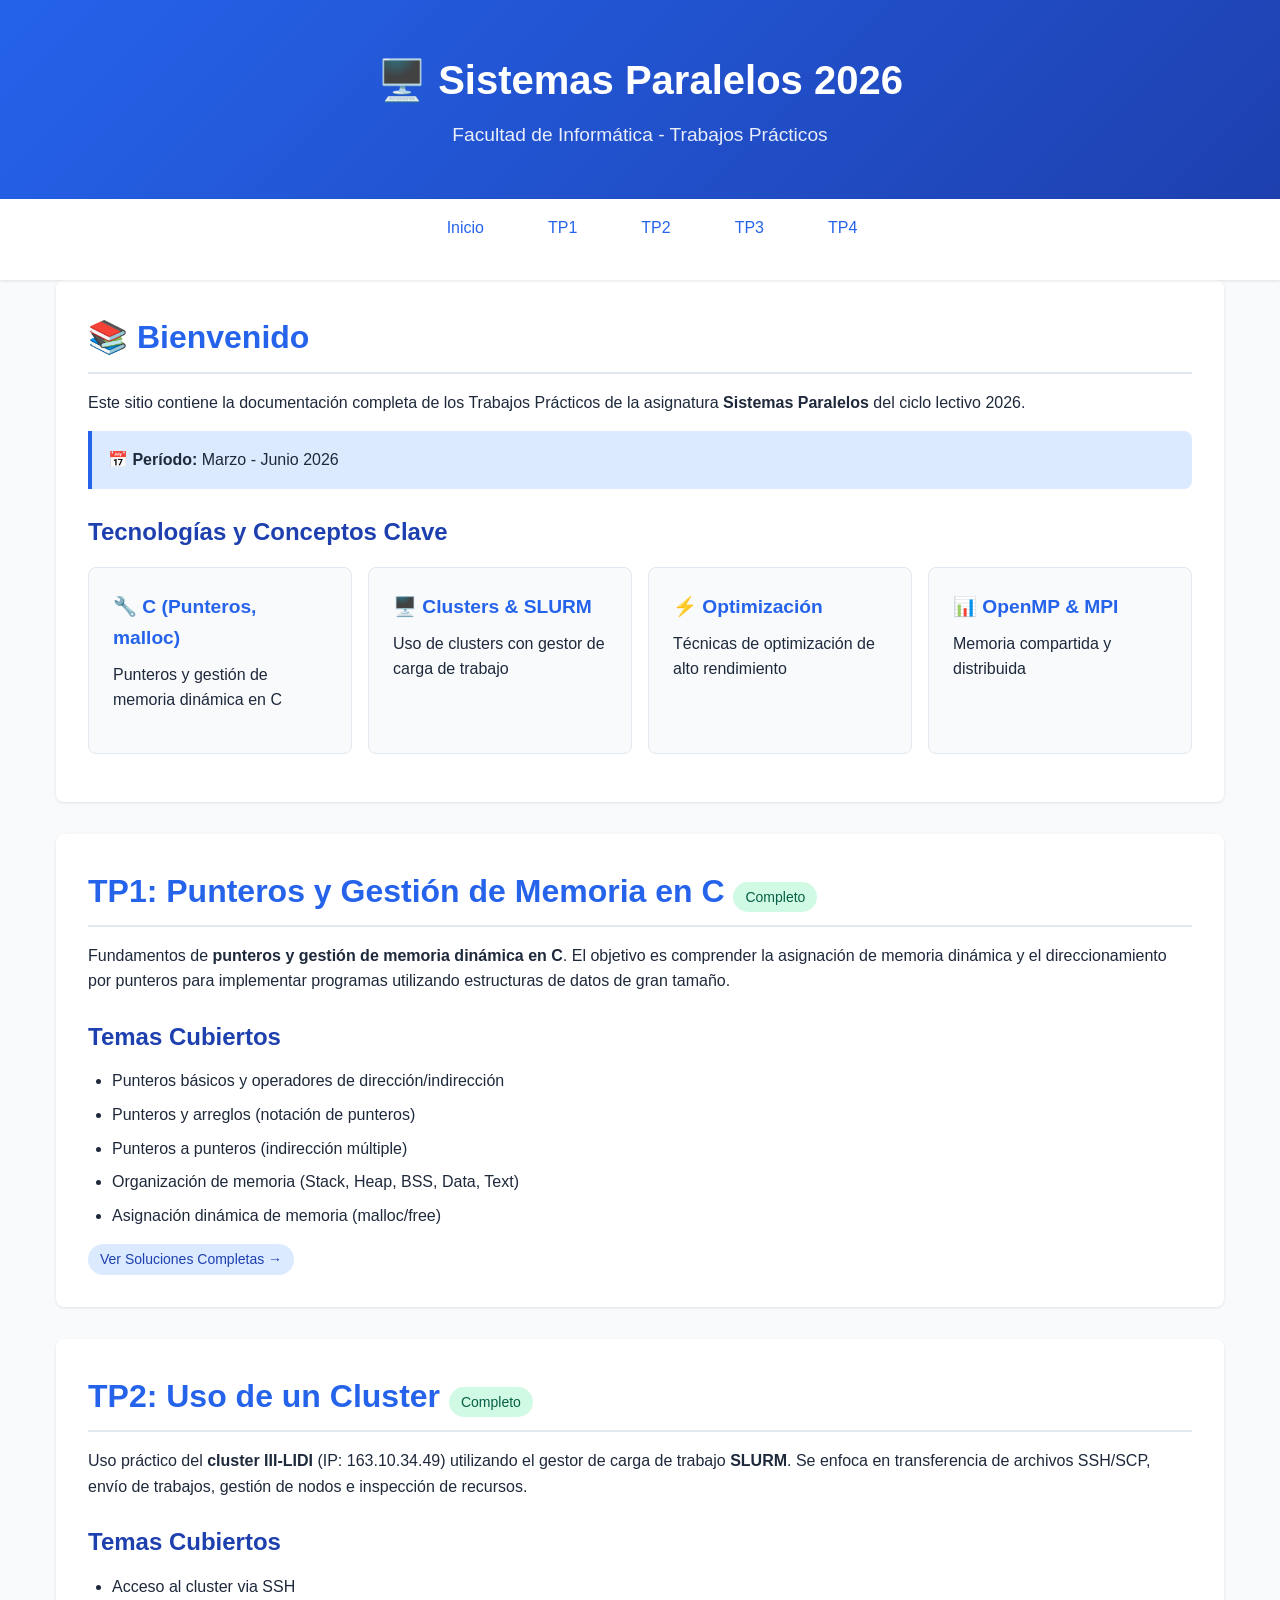
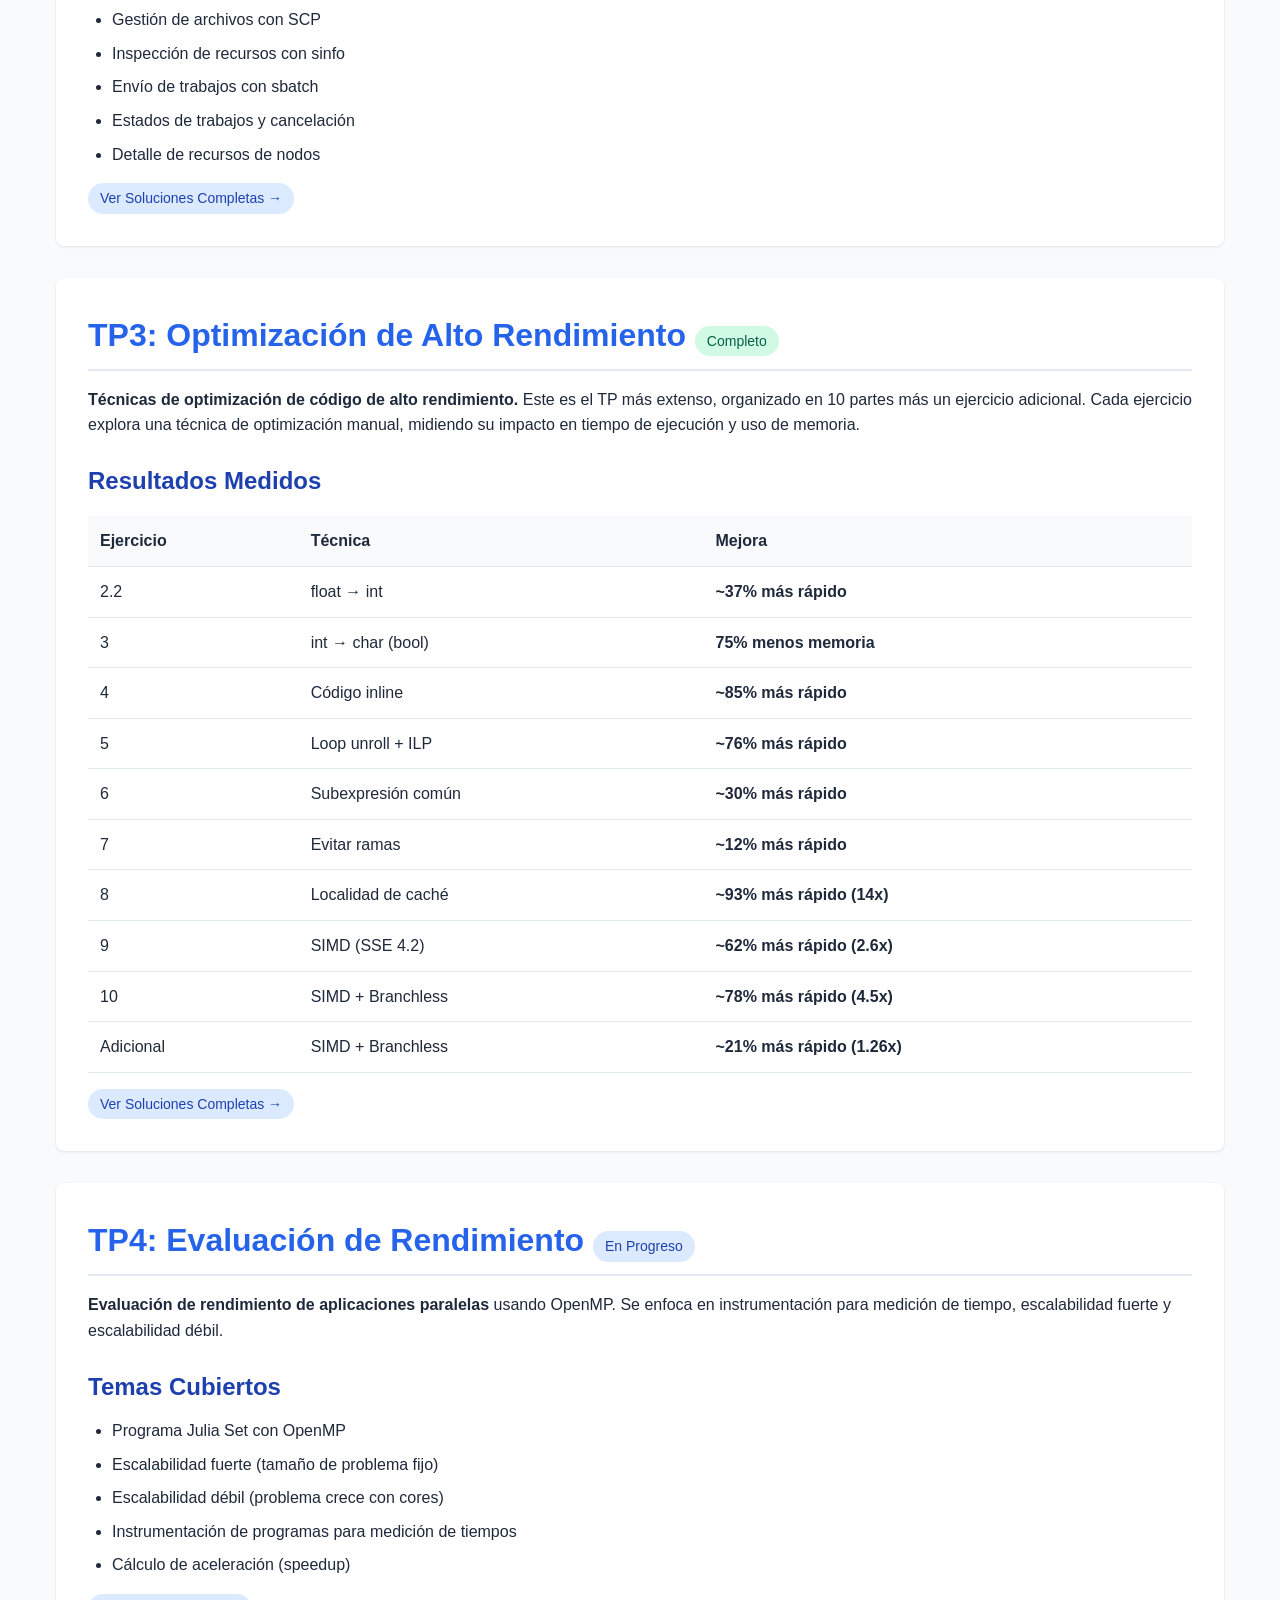
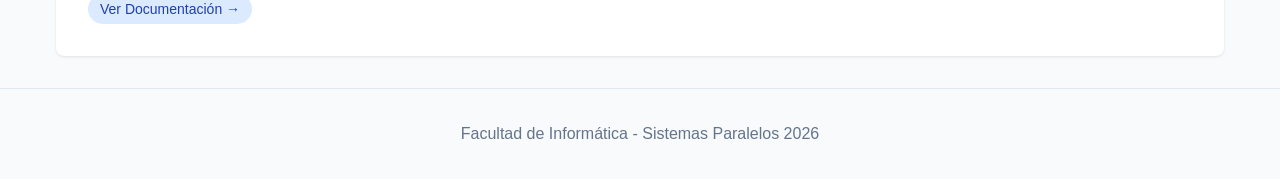
<file: docs/index.html>
<!DOCTYPE html>
<html lang="es">
<head>
    <meta charset="UTF-8">
    <meta name="viewport" content="width=device-width, initial-scale=1.0">
    <title>Sistemas Paralelos 2026 - Trabajos Prácticos</title>
    <link rel="stylesheet" href="styles.css">
</head>
<body>
    <header class="site-header">
        <h1>🖥️ Sistemas Paralelos 2026</h1>
        <p>Facultad de Informática - Trabajos Prácticos</p>
    </header>

    <nav class="site-nav">
        <ul>
            <li><a href="#overview">Inicio</a></li>
            <li><a href="#tp1">TP1</a></li>
            <li><a href="#tp2">TP2</a></li>
            <li><a href="#tp3">TP3</a></li>
            <li><a href="#tp4">TP4</a></li>
        </ul>
    </nav>

    <main class="container">
        <!-- Overview Section -->
        <section id="overview" class="section">
            <h2>📚 Bienvenido</h2>
            <p>Este sitio contiene la documentación completa de los Trabajos Prácticos de la asignatura <strong>Sistemas Paralelos</strong> del ciclo lectivo 2026.</p>
            
            <div class="alert alert-info">
                <strong>📅 Período:</strong> Marzo - Junio 2026
            </div>

            <h3>Tecnologías y Conceptos Clave</h3>
            <div class="grid">
                <div class="card">
                    <h4>🔧 C (Punteros, malloc)</h4>
                    <p>Punteros y gestión de memoria dinámica en C</p>
                </div>
                <div class="card">
                    <h4>🖥️ Clusters & SLURM</h4>
                    <p>Uso de clusters con gestor de carga de trabajo</p>
                </div>
                <div class="card">
                    <h4>⚡ Optimización</h4>
                    <p>Técnicas de optimización de alto rendimiento</p>
                </div>
                <div class="card">
                    <h4>📊 OpenMP & MPI</h4>
                    <p>Memoria compartida y distribuida</p>
                </div>
            </div>
        </section>

        <!-- TP1 Card -->
        <section id="tp1" class="section">
            <h2>TP1: Punteros y Gestión de Memoria en C <span class="badge badge-success">Completo</span></h2>
            <p>Fundamentos de <strong>punteros y gestión de memoria dinámica en C</strong>. El objetivo es comprender la asignación de memoria dinámica y el direccionamiento por punteros para implementar programas utilizando estructuras de datos de gran tamaño.</p>
            
            <h3>Temas Cubiertos</h3>
            <ul>
                <li>Punteros básicos y operadores de dirección/indirección</li>
                <li>Punteros y arreglos (notación de punteros)</li>
                <li>Punteros a punteros (indirección múltiple)</li>
                <li>Organización de memoria (Stack, Heap, BSS, Data, Text)</li>
                <li>Asignación dinámica de memoria (malloc/free)</li>
            </ul>

            <a href="tp1.html" class="badge badge-info">Ver Soluciones Completas →</a>
        </section>

        <!-- TP2 Card -->
        <section id="tp2" class="section">
            <h2>TP2: Uso de un Cluster <span class="badge badge-success">Completo</span></h2>
            <p>Uso práctico del <strong>cluster III-LIDI</strong> (IP: 163.10.34.49) utilizando el gestor de carga de trabajo <strong>SLURM</strong>. Se enfoca en transferencia de archivos SSH/SCP, envío de trabajos, gestión de nodos e inspección de recursos.</p>
            
            <h3>Temas Cubiertos</h3>
            <ul>
                <li>Acceso al cluster via SSH</li>
                <li>Gestión de archivos con SCP</li>
                <li>Inspección de recursos con sinfo</li>
                <li>Envío de trabajos con sbatch</li>
                <li>Estados de trabajos y cancelación</li>
                <li>Detalle de recursos de nodos</li>
            </ul>

            <a href="tp2.html" class="badge badge-info">Ver Soluciones Completas →</a>
        </section>

        <!-- TP3 Card -->
        <section id="tp3" class="section">
            <h2>TP3: Optimización de Alto Rendimiento <span class="badge badge-success">Completo</span></h2>
            <p><strong>Técnicas de optimización de código de alto rendimiento.</strong> Este es el TP más extenso, organizado en 10 partes más un ejercicio adicional. Cada ejercicio explora una técnica de optimización manual, midiendo su impacto en tiempo de ejecución y uso de memoria.</p>
            
            <h3>Resultados Medidos</h3>
            <div class="table-wrapper">
                <table>
                    <thead>
                        <tr>
                            <th>Ejercicio</th>
                            <th>Técnica</th>
                            <th>Mejora</th>
                        </tr>
                    </thead>
                    <tbody>
                        <tr>
                            <td>2.2</td>
                            <td>float → int</td>
                            <td><strong>~37% más rápido</strong></td>
                        </tr>
                        <tr>
                            <td>3</td>
                            <td>int → char (bool)</td>
                            <td><strong>75% menos memoria</strong></td>
                        </tr>
                        <tr>
                            <td>4</td>
                            <td>Código inline</td>
                            <td><strong>~85% más rápido</strong></td>
                        </tr>
                        <tr>
                            <td>5</td>
                            <td>Loop unroll + ILP</td>
                            <td><strong>~76% más rápido</strong></td>
                        </tr>
                        <tr>
                            <td>6</td>
                            <td>Subexpresión común</td>
                            <td><strong>~30% más rápido</strong></td>
                        </tr>
                        <tr>
                            <td>7</td>
                            <td>Evitar ramas</td>
                            <td><strong>~12% más rápido</strong></td>
                        </tr>
                        <tr>
                            <td>8</td>
                            <td>Localidad de caché</td>
                            <td><strong>~93% más rápido (14x)</strong></td>
                        </tr>
                        <tr>
                            <td>9</td>
                            <td>SIMD (SSE 4.2)</td>
                            <td><strong>~62% más rápido (2.6x)</strong></td>
                        </tr>
                        <tr>
                            <td>10</td>
                            <td>SIMD + Branchless</td>
                            <td><strong>~78% más rápido (4.5x)</strong></td>
                        </tr>
                        <tr>
                            <td>Adicional</td>
                            <td>SIMD + Branchless</td>
                            <td><strong>~21% más rápido (1.26x)</strong></td>
                        </tr>
                    </tbody>
                </table>
            </div>

            <a href="tp3.html" class="badge badge-info">Ver Soluciones Completas →</a>
        </section>

        <!-- TP4 Card -->
        <section id="tp4" class="section">
            <h2>TP4: Evaluación de Rendimiento <span class="badge badge-info">En Progreso</span></h2>
            <p><strong>Evaluación de rendimiento de aplicaciones paralelas</strong> usando OpenMP. Se enfoca en instrumentación para medición de tiempo, escalabilidad fuerte y escalabilidad débil.</p>
            
            <h3>Temas Cubiertos</h3>
            <ul>
                <li>Programa Julia Set con OpenMP</li>
                <li>Escalabilidad fuerte (tamaño de problema fijo)</li>
                <li>Escalabilidad débil (problema crece con cores)</li>
                <li>Instrumentación de programas para medición de tiempos</li>
                <li>Cálculo de aceleración (speedup)</li>
            </ul>

            <a href="tp4.html" class="badge badge-info">Ver Documentación →</a>
        </section>
    </main>

    <footer class="site-footer">
        <p>Facultad de Informática - Sistemas Paralelos 2026</p>
    </footer>
</body>
</html>
</file>
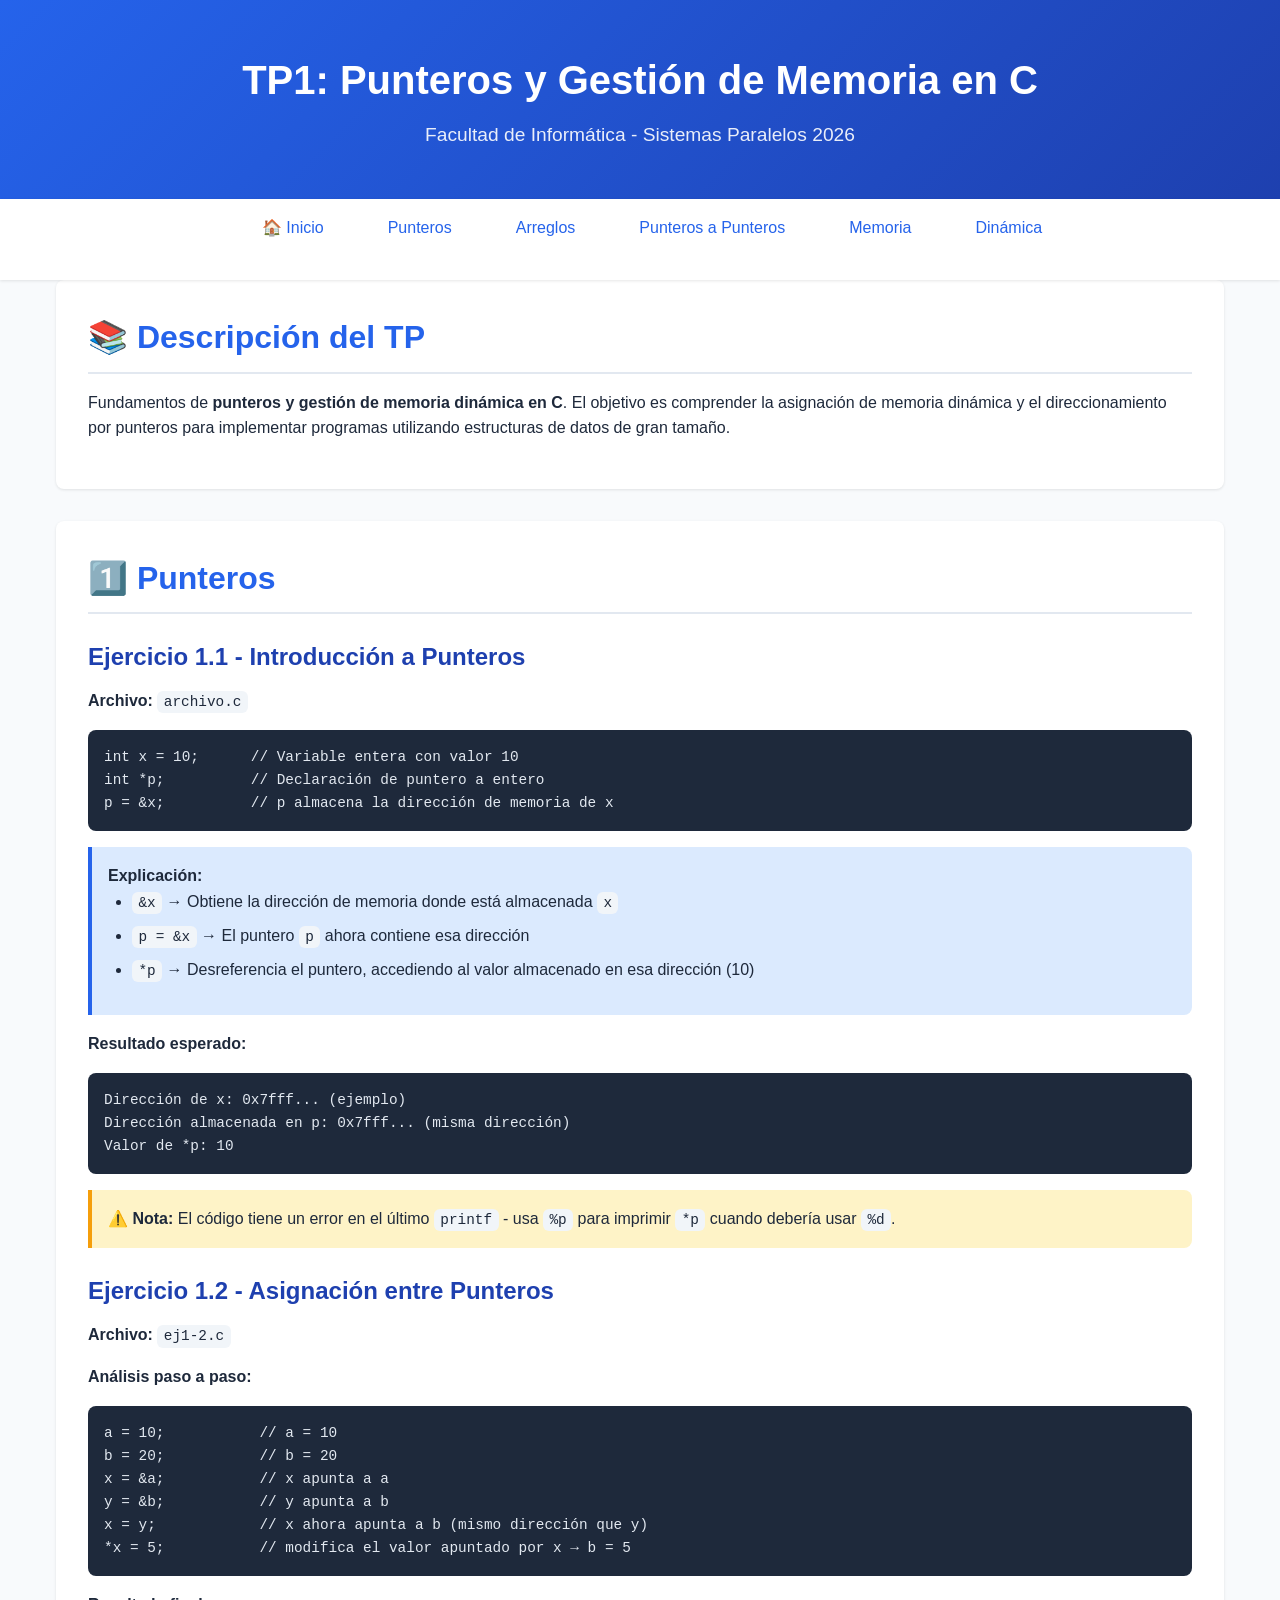
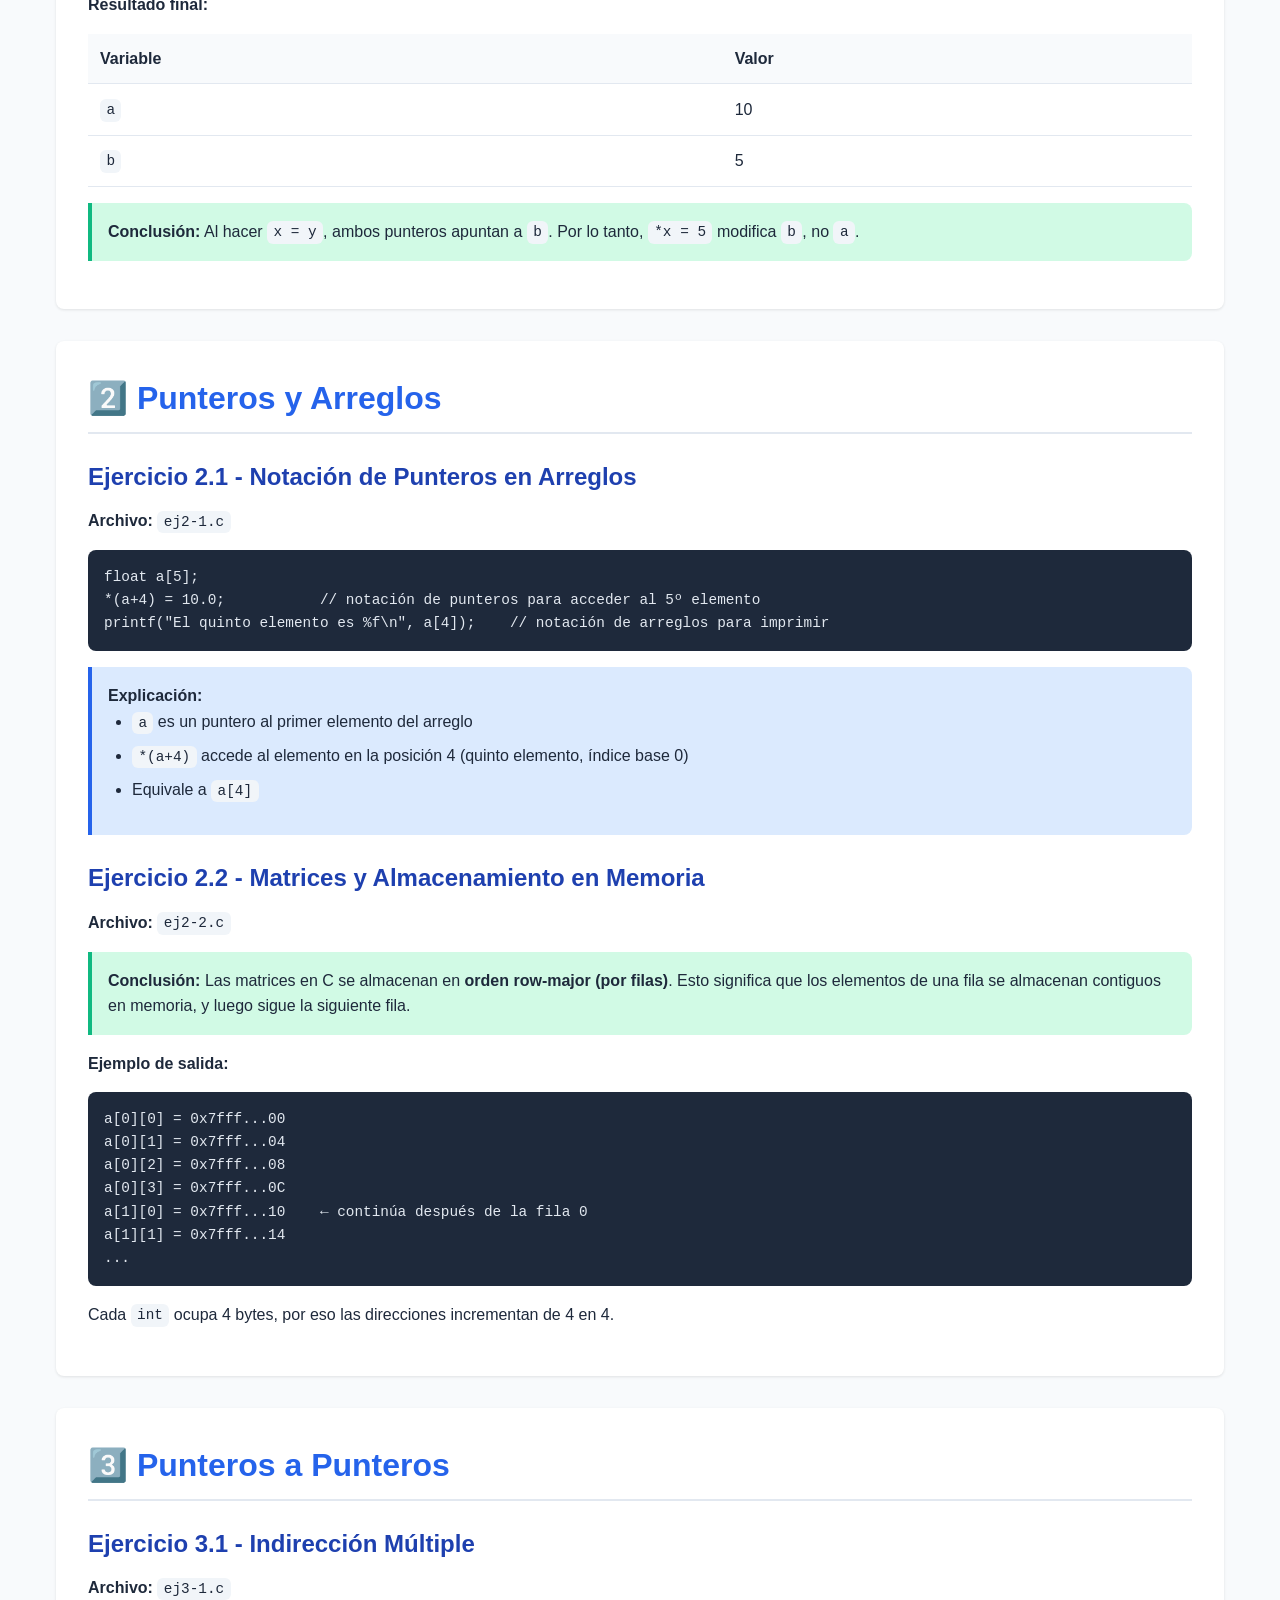
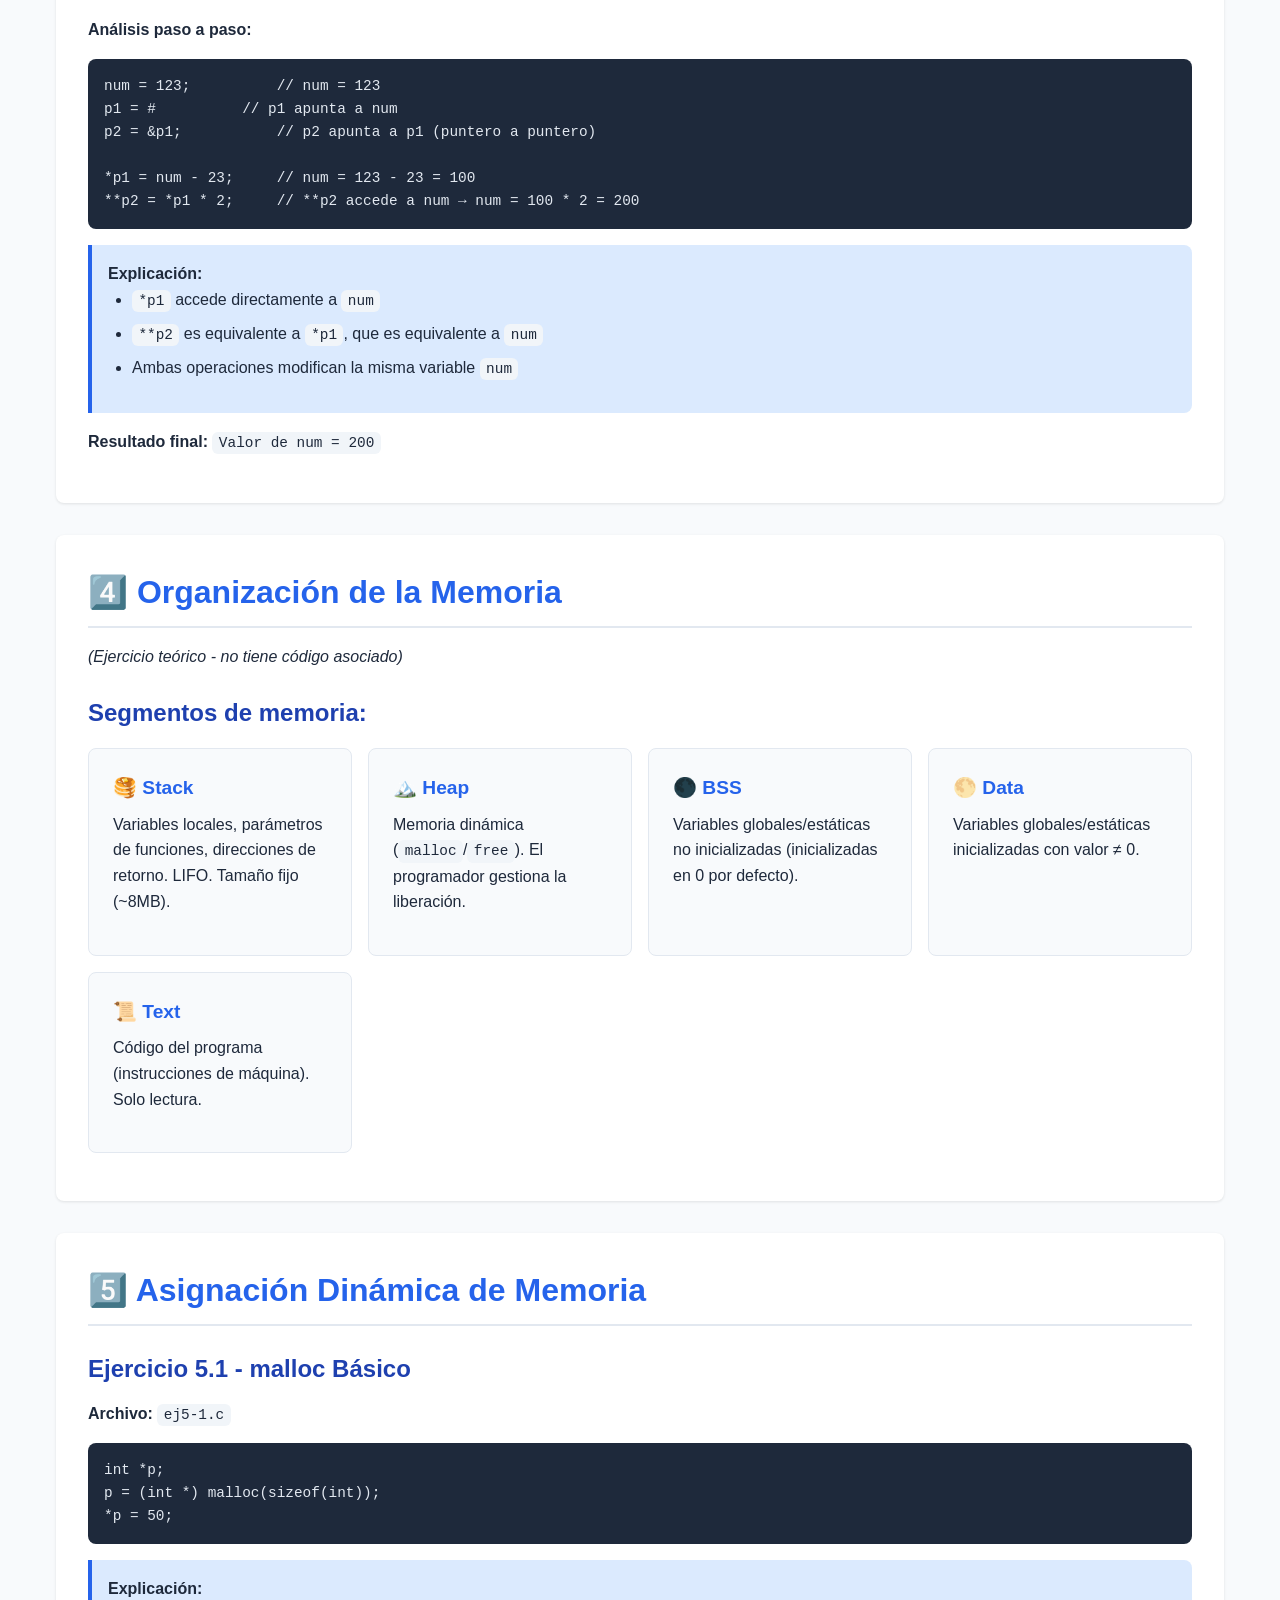
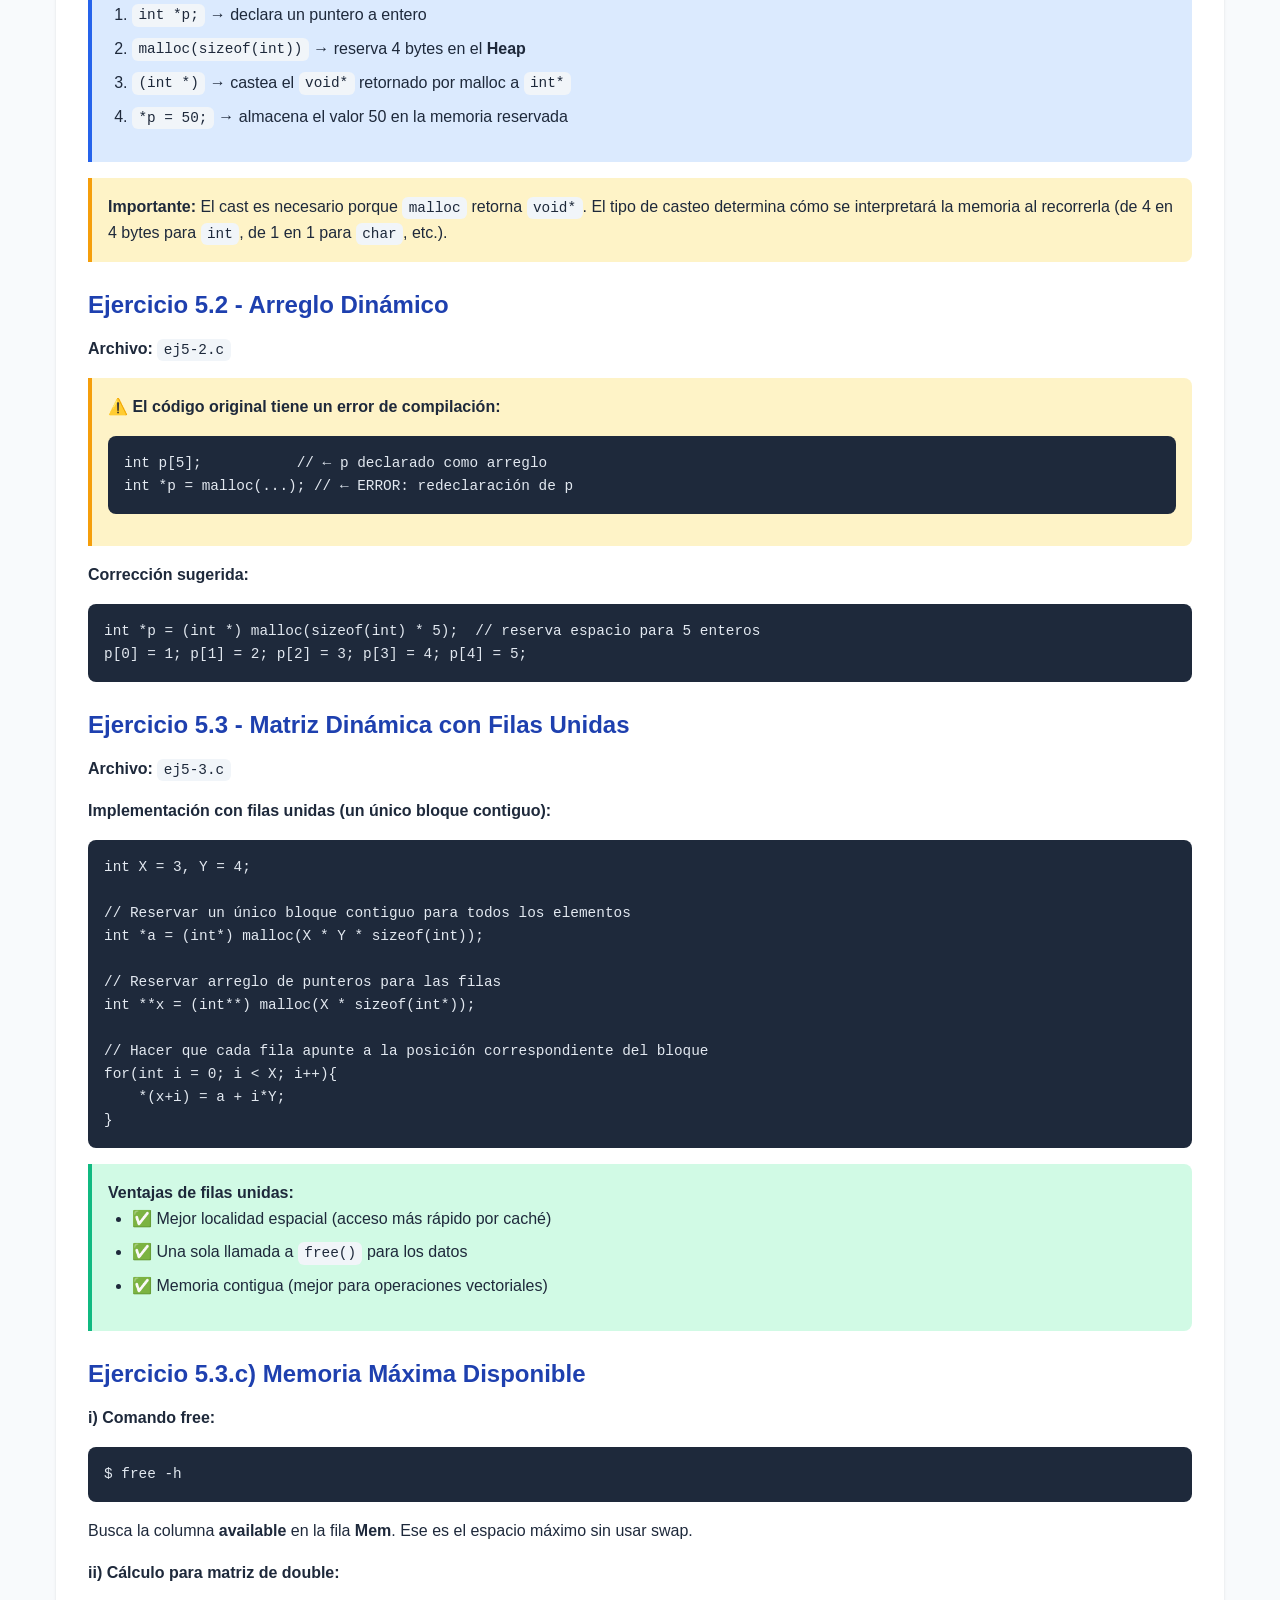
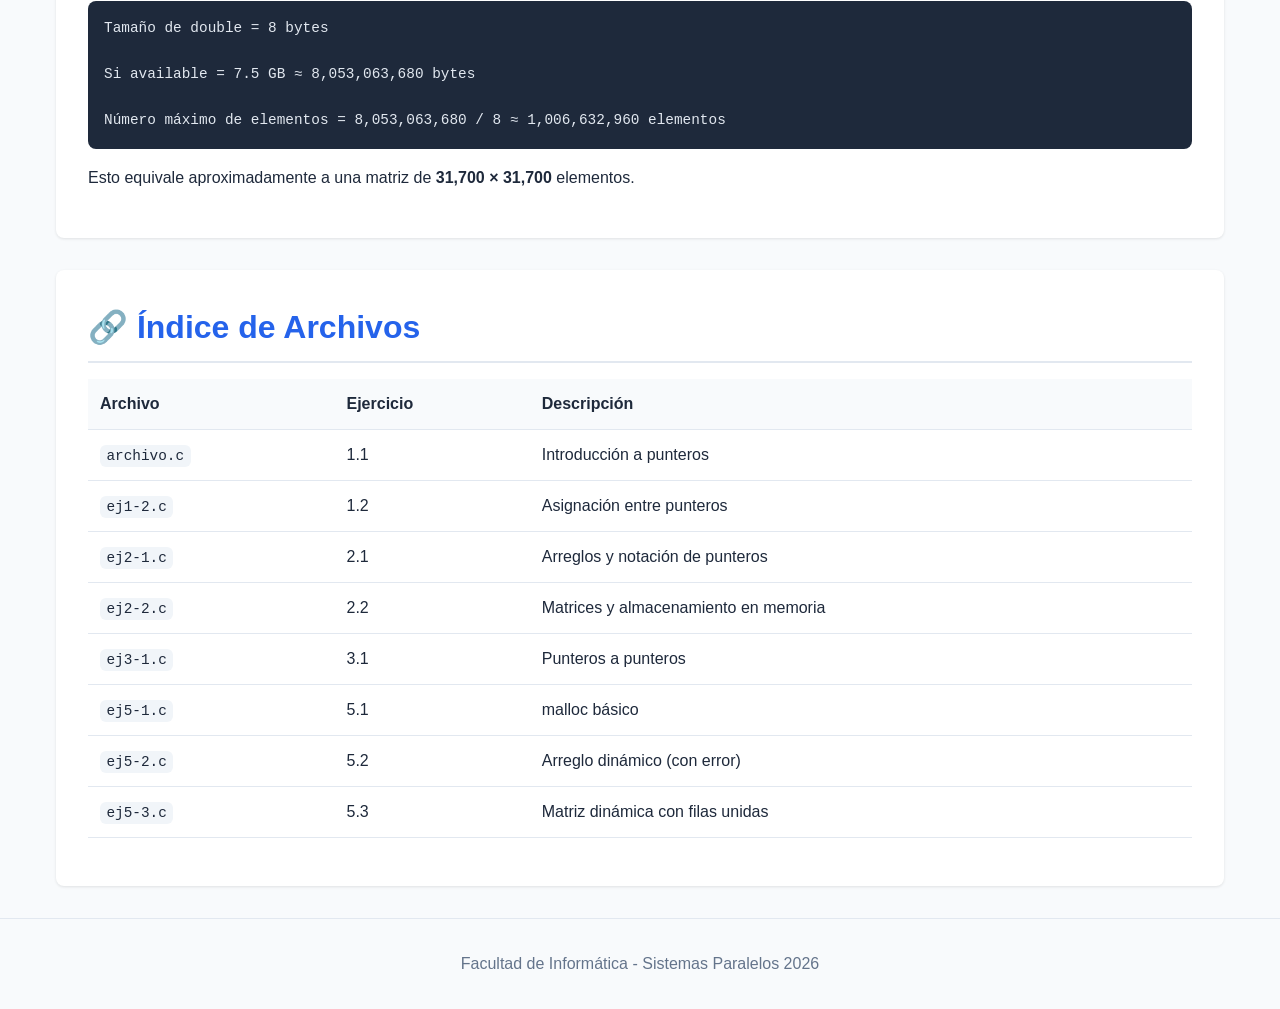
<file: docs/tp1.html>
<!DOCTYPE html>
<html lang="es">
<head>
    <meta charset="UTF-8">
    <meta name="viewport" content="width=device-width, initial-scale=1.0">
    <title>TP1: Punteros y Gestión de Memoria - Soluciones</title>
    <link rel="stylesheet" href="styles.css">
</head>
<body>
    <header class="site-header">
        <h1>TP1: Punteros y Gestión de Memoria en C</h1>
        <p>Facultad de Informática - Sistemas Paralelos 2026</p>
    </header>

    <nav class="site-nav">
        <ul>
            <li><a href="index.html">🏠 Inicio</a></li>
            <li><a href="#punteros">Punteros</a></li>
            <li><a href="#arreglos">Arreglos</a></li>
            <li><a href="#punteros-punteros">Punteros a Punteros</a></li>
            <li><a href="#memoria">Memoria</a></li>
            <li><a href="#dinamica">Dinámica</a></li>
        </ul>
    </nav>

    <main class="container">
        <!-- Introduction -->
        <section class="section">
            <h2>📚 Descripción del TP</h2>
            <p>Fundamentos de <strong>punteros y gestión de memoria dinámica en C</strong>. El objetivo es comprender la asignación de memoria dinámica y el direccionamiento por punteros para implementar programas utilizando estructuras de datos de gran tamaño.</p>
        </section>

        <!-- 1. Punteros -->
        <section id="punteros" class="section">
            <h2>1️⃣ Punteros</h2>
            
            <h3>Ejercicio 1.1 - Introducción a Punteros</h3>
            <p><strong>Archivo:</strong> <code>archivo.c</code></p>
            
            <pre><code>int x = 10;      // Variable entera con valor 10
int *p;          // Declaración de puntero a entero
p = &x;          // p almacena la dirección de memoria de x</code></pre>

            <div class="alert alert-info">
                <strong>Explicación:</strong>
                <ul>
                    <li><code>&x</code> → Obtiene la dirección de memoria donde está almacenada <code>x</code></li>
                    <li><code>p = &x</code> → El puntero <code>p</code> ahora contiene esa dirección</li>
                    <li><code>*p</code> → Desreferencia el puntero, accediendo al valor almacenado en esa dirección (10)</li>
                </ul>
            </div>

            <p><strong>Resultado esperado:</strong></p>
            <pre><code>Dirección de x: 0x7fff... (ejemplo)
Dirección almacenada en p: 0x7fff... (misma dirección)
Valor de *p: 10</code></pre>

            <div class="alert alert-warning">
                <strong>⚠️ Nota:</strong> El código tiene un error en el último <code>printf</code> - usa <code>%p</code> para imprimir <code>*p</code> cuando debería usar <code>%d</code>.
            </div>

            <h3>Ejercicio 1.2 - Asignación entre Punteros</h3>
            <p><strong>Archivo:</strong> <code>ej1-2.c</code></p>
            
            <p><strong>Análisis paso a paso:</strong></p>
            <pre><code>a = 10;           // a = 10
b = 20;           // b = 20
x = &a;           // x apunta a a
y = &b;           // y apunta a b
x = y;            // x ahora apunta a b (mismo dirección que y)
*x = 5;           // modifica el valor apuntado por x → b = 5</code></pre>

            <p><strong>Resultado final:</strong></p>
            <div class="table-wrapper">
                <table>
                    <thead>
                        <tr>
                            <th>Variable</th>
                            <th>Valor</th>
                        </tr>
                    </thead>
                    <tbody>
                        <tr>
                            <td><code>a</code></td>
                            <td>10</td>
                        </tr>
                        <tr>
                            <td><code>b</code></td>
                            <td>5</td>
                        </tr>
                    </tbody>
                </table>
            </div>

            <div class="alert alert-success">
                <strong>Conclusión:</strong> Al hacer <code>x = y</code>, ambos punteros apuntan a <code>b</code>. Por lo tanto, <code>*x = 5</code> modifica <code>b</code>, no <code>a</code>.
            </div>
        </section>

        <!-- 2. Punteros y Arreglos -->
        <section id="arreglos" class="section">
            <h2>2️⃣ Punteros y Arreglos</h2>
            
            <h3>Ejercicio 2.1 - Notación de Punteros en Arreglos</h3>
            <p><strong>Archivo:</strong> <code>ej2-1.c</code></p>
            
            <pre><code>float a[5];
*(a+4) = 10.0;           // notación de punteros para acceder al 5º elemento
printf("El quinto elemento es %f\n", a[4]);    // notación de arreglos para imprimir</code></pre>

            <div class="alert alert-info">
                <strong>Explicación:</strong>
                <ul>
                    <li><code>a</code> es un puntero al primer elemento del arreglo</li>
                    <li><code>*(a+4)</code> accede al elemento en la posición 4 (quinto elemento, índice base 0)</li>
                    <li>Equivale a <code>a[4]</code></li>
                </ul>
            </div>

            <h3>Ejercicio 2.2 - Matrices y Almacenamiento en Memoria</h3>
            <p><strong>Archivo:</strong> <code>ej2-2.c</code></p>
            
            <div class="alert alert-success">
                <strong>Conclusión:</strong> Las matrices en C se almacenan en <strong>orden row-major (por filas)</strong>. Esto significa que los elementos de una fila se almacenan contiguos en memoria, y luego sigue la siguiente fila.
            </div>

            <p><strong>Ejemplo de salida:</strong></p>
            <pre><code>a[0][0] = 0x7fff...00
a[0][1] = 0x7fff...04
a[0][2] = 0x7fff...08
a[0][3] = 0x7fff...0C
a[1][0] = 0x7fff...10    ← continúa después de la fila 0
a[1][1] = 0x7fff...14
...</code></pre>

            <p>Cada <code>int</code> ocupa 4 bytes, por eso las direcciones incrementan de 4 en 4.</p>
        </section>

        <!-- 3. Punteros a Punteros -->
        <section id="punteros-punteros" class="section">
            <h2>3️⃣ Punteros a Punteros</h2>
            
            <h3>Ejercicio 3.1 - Indirección Múltiple</h3>
            <p><strong>Archivo:</strong> <code>ej3-1.c</code></p>
            
            <p><strong>Análisis paso a paso:</strong></p>
            <pre><code>num = 123;          // num = 123
p1 = &num;          // p1 apunta a num
p2 = &p1;           // p2 apunta a p1 (puntero a puntero)

*p1 = num - 23;     // num = 123 - 23 = 100
**p2 = *p1 * 2;     // **p2 accede a num → num = 100 * 2 = 200</code></pre>

            <div class="alert alert-info">
                <strong>Explicación:</strong>
                <ul>
                    <li><code>*p1</code> accede directamente a <code>num</code></li>
                    <li><code>**p2</code> es equivalente a <code>*p1</code>, que es equivalente a <code>num</code></li>
                    <li>Ambas operaciones modifican la misma variable <code>num</code></li>
                </ul>
            </div>

            <p><strong>Resultado final:</strong> <code>Valor de num = 200</code></p>
        </section>

        <!-- 4. Organización de la Memoria -->
        <section id="memoria" class="section">
            <h2>4️⃣ Organización de la Memoria</h2>
            
            <p><em>(Ejercicio teórico - no tiene código asociado)</em></p>

            <h3>Segmentos de memoria:</h3>
            <div class="grid">
                <div class="card">
                    <h4>🥞 Stack</h4>
                    <p>Variables locales, parámetros de funciones, direcciones de retorno. LIFO. Tamaño fijo (~8MB).</p>
                </div>
                <div class="card">
                    <h4>🏔️ Heap</h4>
                    <p>Memoria dinámica (<code>malloc</code>/<code>free</code>). El programador gestiona la liberación.</p>
                </div>
                <div class="card">
                    <h4>🌑 BSS</h4>
                    <p>Variables globales/estáticas no inicializadas (inicializadas en 0 por defecto).</p>
                </div>
                <div class="card">
                    <h4>🌕 Data</h4>
                    <p>Variables globales/estáticas inicializadas con valor ≠ 0.</p>
                </div>
                <div class="card">
                    <h4>📜 Text</h4>
                    <p>Código del programa (instrucciones de máquina). Solo lectura.</p>
                </div>
            </div>
        </section>

        <!-- 5. Asignación Dinámica de Memoria -->
        <section id="dinamica" class="section">
            <h2>5️⃣ Asignación Dinámica de Memoria</h2>
            
            <h3>Ejercicio 5.1 - malloc Básico</h3>
            <p><strong>Archivo:</strong> <code>ej5-1.c</code></p>
            
            <pre><code>int *p;
p = (int *) malloc(sizeof(int));
*p = 50;</code></pre>

            <div class="alert alert-info">
                <strong>Explicación:</strong>
                <ol>
                    <li><code>int *p;</code> → declara un puntero a entero</li>
                    <li><code>malloc(sizeof(int))</code> → reserva 4 bytes en el <strong>Heap</strong></li>
                    <li><code>(int *)</code> → castea el <code>void*</code> retornado por malloc a <code>int*</code></li>
                    <li><code>*p = 50;</code> → almacena el valor 50 en la memoria reservada</li>
                </ol>
            </div>

            <div class="alert alert-warning">
                <strong>Importante:</strong> El cast es necesario porque <code>malloc</code> retorna <code>void*</code>. El tipo de casteo determina cómo se interpretará la memoria al recorrerla (de 4 en 4 bytes para <code>int</code>, de 1 en 1 para <code>char</code>, etc.).
            </div>

            <h3>Ejercicio 5.2 - Arreglo Dinámico</h3>
            <p><strong>Archivo:</strong> <code>ej5-2.c</code></p>

            <div class="alert alert-warning">
                <strong>⚠️ El código original tiene un error de compilación:</strong>
                <pre><code>int p[5];           // ← p declarado como arreglo
int *p = malloc(...); // ← ERROR: redeclaración de p</code></pre>
            </div>

            <p><strong>Corrección sugerida:</strong></p>
            <pre><code>int *p = (int *) malloc(sizeof(int) * 5);  // reserva espacio para 5 enteros
p[0] = 1; p[1] = 2; p[2] = 3; p[3] = 4; p[4] = 5;</code></pre>

            <h3>Ejercicio 5.3 - Matriz Dinámica con Filas Unidas</h3>
            <p><strong>Archivo:</strong> <code>ej5-3.c</code></p>
            
            <p><strong>Implementación con filas unidas (un único bloque contiguo):</strong></p>
            <pre><code>int X = 3, Y = 4;

// Reservar un único bloque contiguo para todos los elementos
int *a = (int*) malloc(X * Y * sizeof(int));

// Reservar arreglo de punteros para las filas
int **x = (int**) malloc(X * sizeof(int*));

// Hacer que cada fila apunte a la posición correspondiente del bloque
for(int i = 0; i < X; i++){
    *(x+i) = a + i*Y;
}</code></pre>

            <div class="alert alert-success">
                <strong>Ventajas de filas unidas:</strong>
                <ul>
                    <li>✅ Mejor localidad espacial (acceso más rápido por caché)</li>
                    <li>✅ Una sola llamada a <code>free()</code> para los datos</li>
                    <li>✅ Memoria contigua (mejor para operaciones vectoriales)</li>
                </ul>
            </div>

            <h3>Ejercicio 5.3.c) Memoria Máxima Disponible</h3>
            
            <p><strong>i) Comando free:</strong></p>
            <pre><code>$ free -h</code></pre>
            <p>Busca la columna <strong>available</strong> en la fila <strong>Mem</strong>. Ese es el espacio máximo sin usar swap.</p>

            <p><strong>ii) Cálculo para matriz de double:</strong></p>
            <pre><code>Tamaño de double = 8 bytes

Si available = 7.5 GB ≈ 8,053,063,680 bytes

Número máximo de elementos = 8,053,063,680 / 8 ≈ 1,006,632,960 elementos</code></pre>
            <p>Esto equivale aproximadamente a una matriz de <strong>31,700 × 31,700</strong> elementos.</p>
        </section>

        <!-- File Index -->
        <section class="section">
            <h2>🔗 Índice de Archivos</h2>
            <div class="table-wrapper">
                <table>
                    <thead>
                        <tr>
                            <th>Archivo</th>
                            <th>Ejercicio</th>
                            <th>Descripción</th>
                        </tr>
                    </thead>
                    <tbody>
                        <tr>
                            <td><code>archivo.c</code></td>
                            <td>1.1</td>
                            <td>Introducción a punteros</td>
                        </tr>
                        <tr>
                            <td><code>ej1-2.c</code></td>
                            <td>1.2</td>
                            <td>Asignación entre punteros</td>
                        </tr>
                        <tr>
                            <td><code>ej2-1.c</code></td>
                            <td>2.1</td>
                            <td>Arreglos y notación de punteros</td>
                        </tr>
                        <tr>
                            <td><code>ej2-2.c</code></td>
                            <td>2.2</td>
                            <td>Matrices y almacenamiento en memoria</td>
                        </tr>
                        <tr>
                            <td><code>ej3-1.c</code></td>
                            <td>3.1</td>
                            <td>Punteros a punteros</td>
                        </tr>
                        <tr>
                            <td><code>ej5-1.c</code></td>
                            <td>5.1</td>
                            <td>malloc básico</td>
                        </tr>
                        <tr>
                            <td><code>ej5-2.c</code></td>
                            <td>5.2</td>
                            <td>Arreglo dinámico (con error)</td>
                        </tr>
                        <tr>
                            <td><code>ej5-3.c</code></td>
                            <td>5.3</td>
                            <td>Matriz dinámica con filas unidas</td>
                        </tr>
                    </tbody>
                </table>
            </div>
        </section>
    </main>

    <footer class="site-footer">
        <p>Facultad de Informática - Sistemas Paralelos 2026</p>
    </footer>
</body>
</html>
</file>
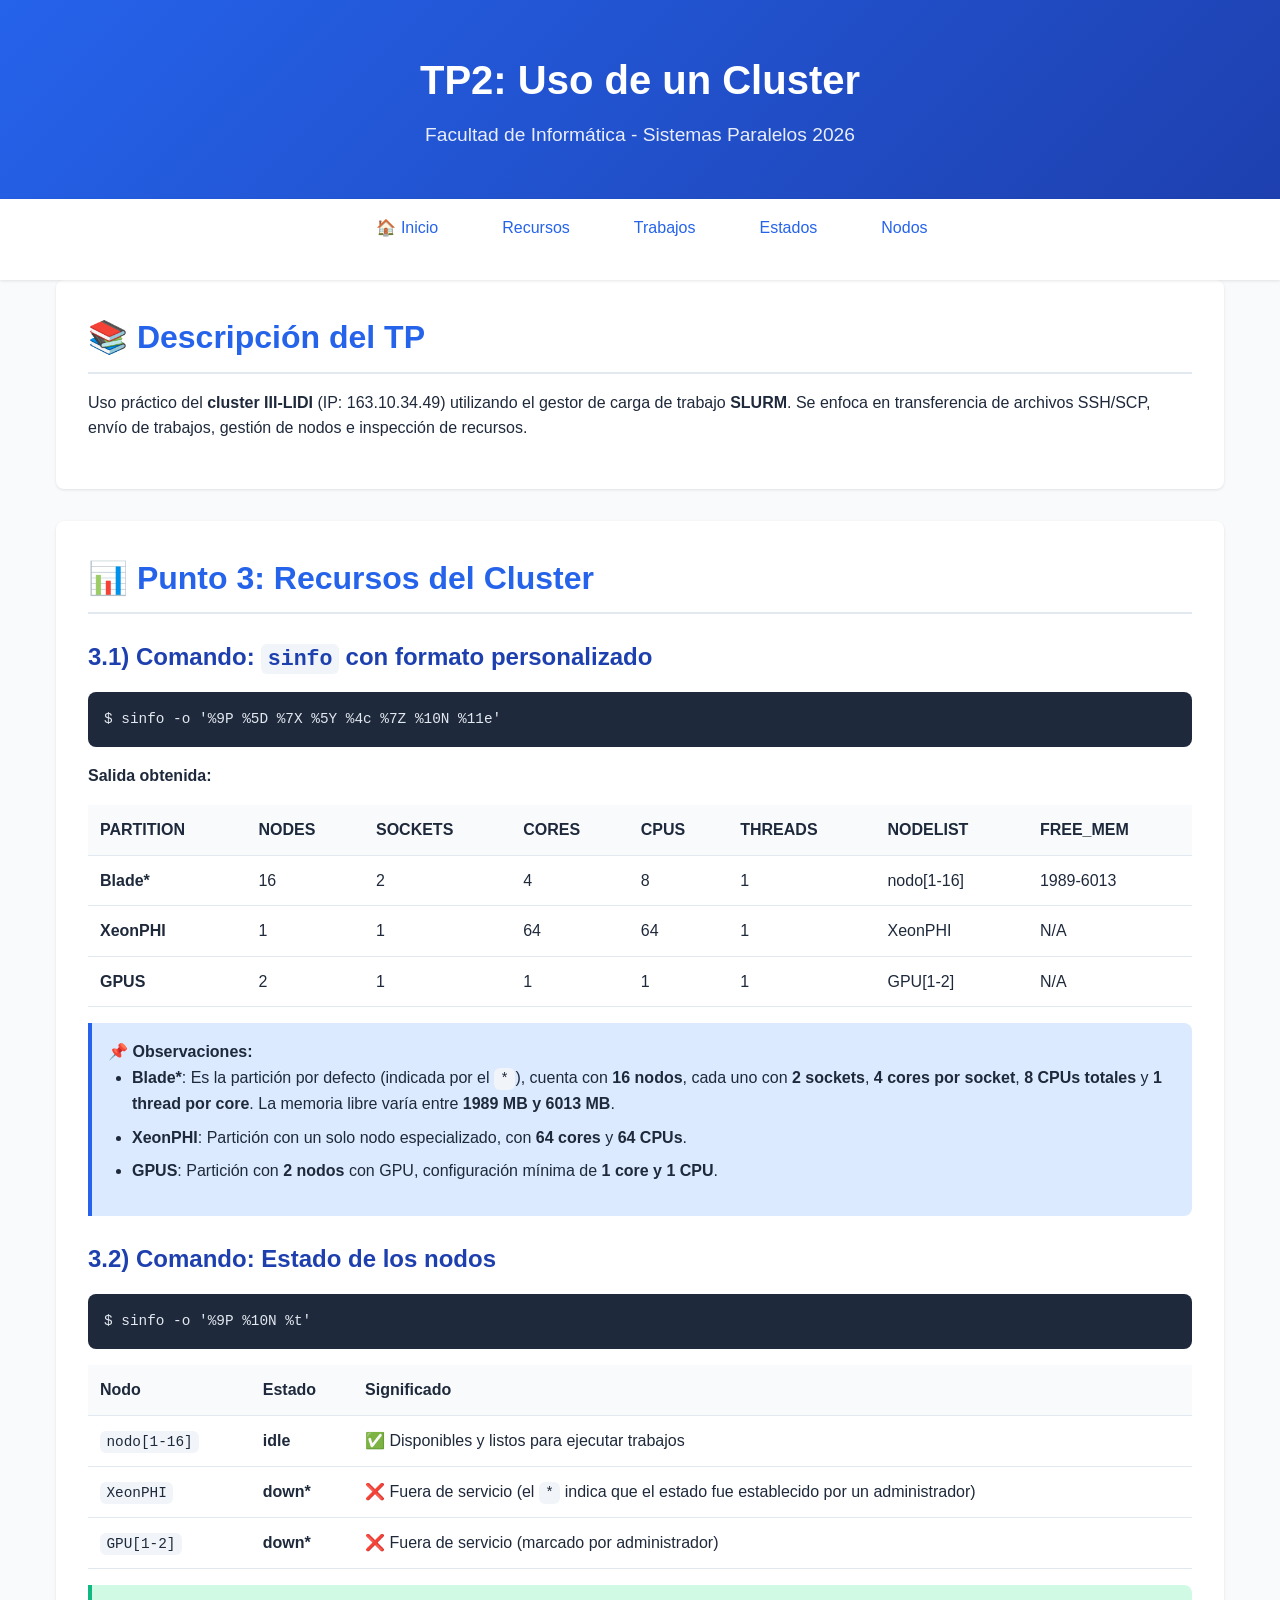
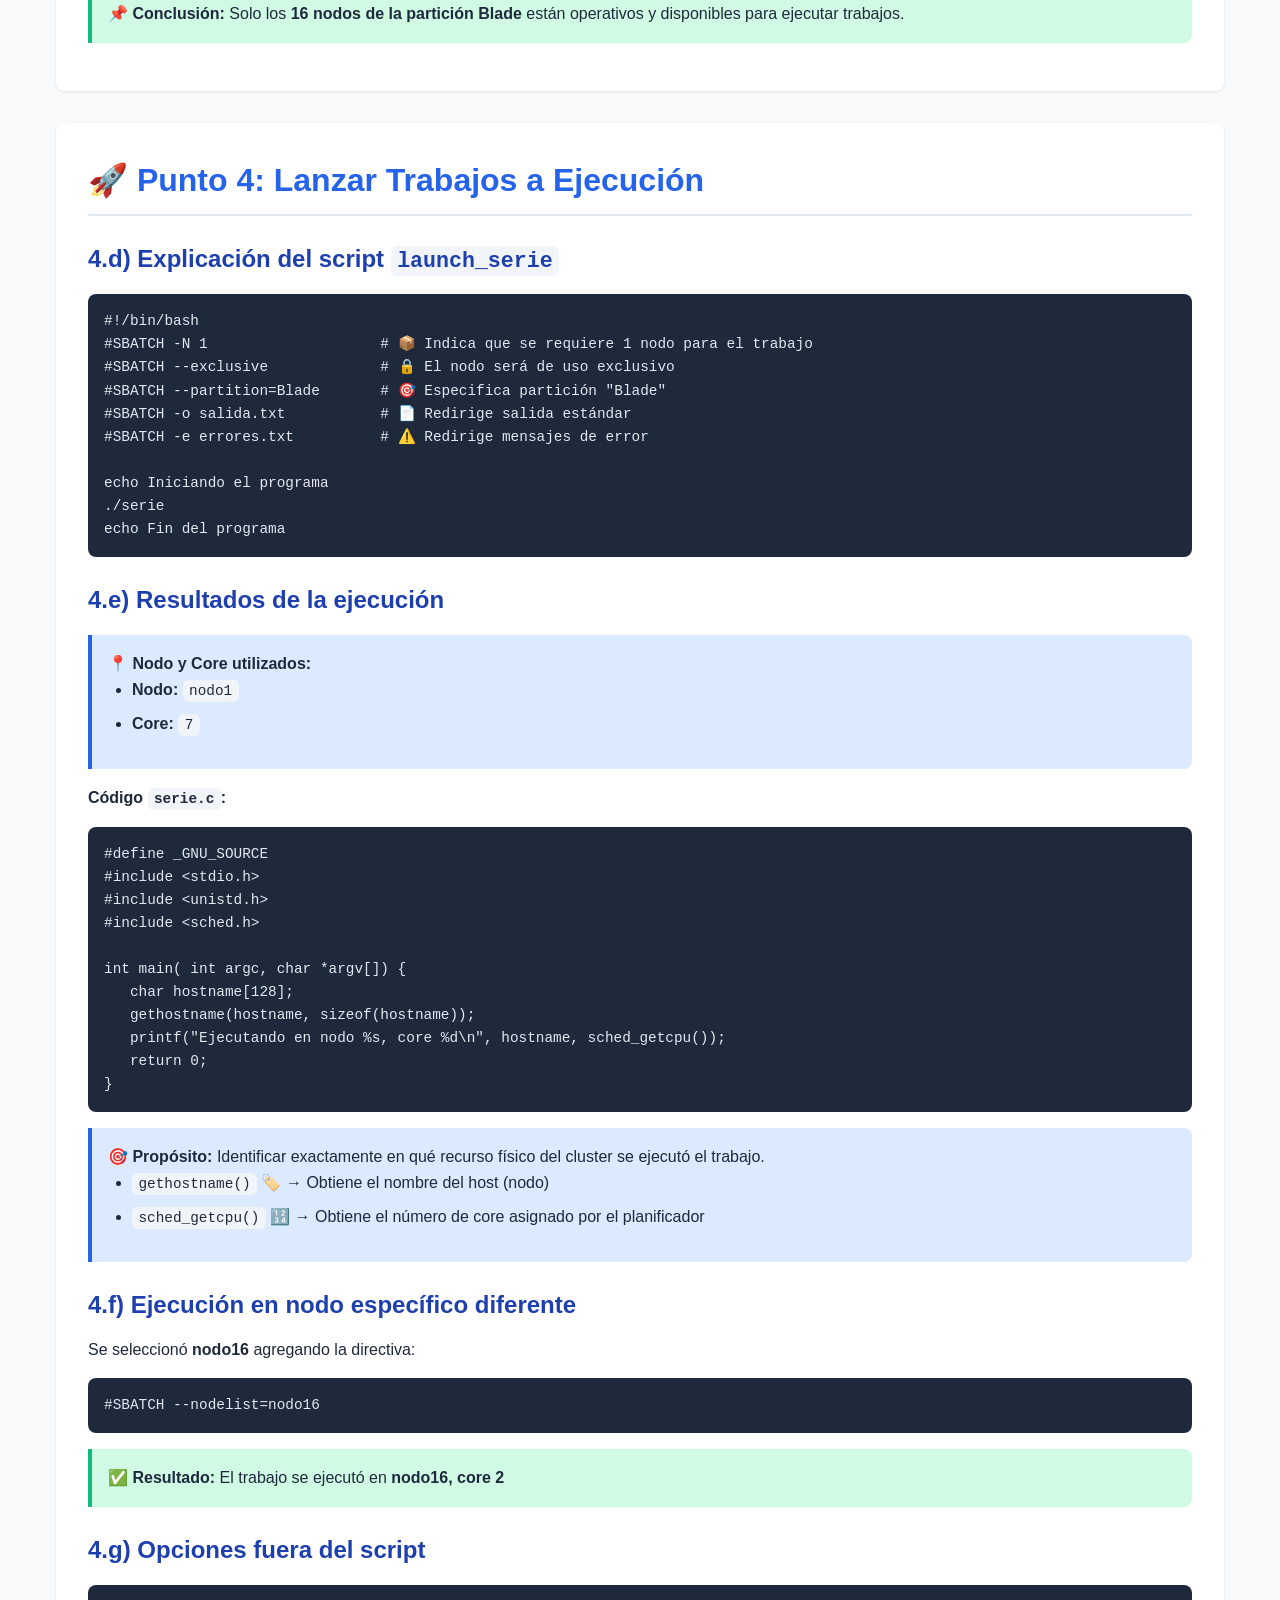
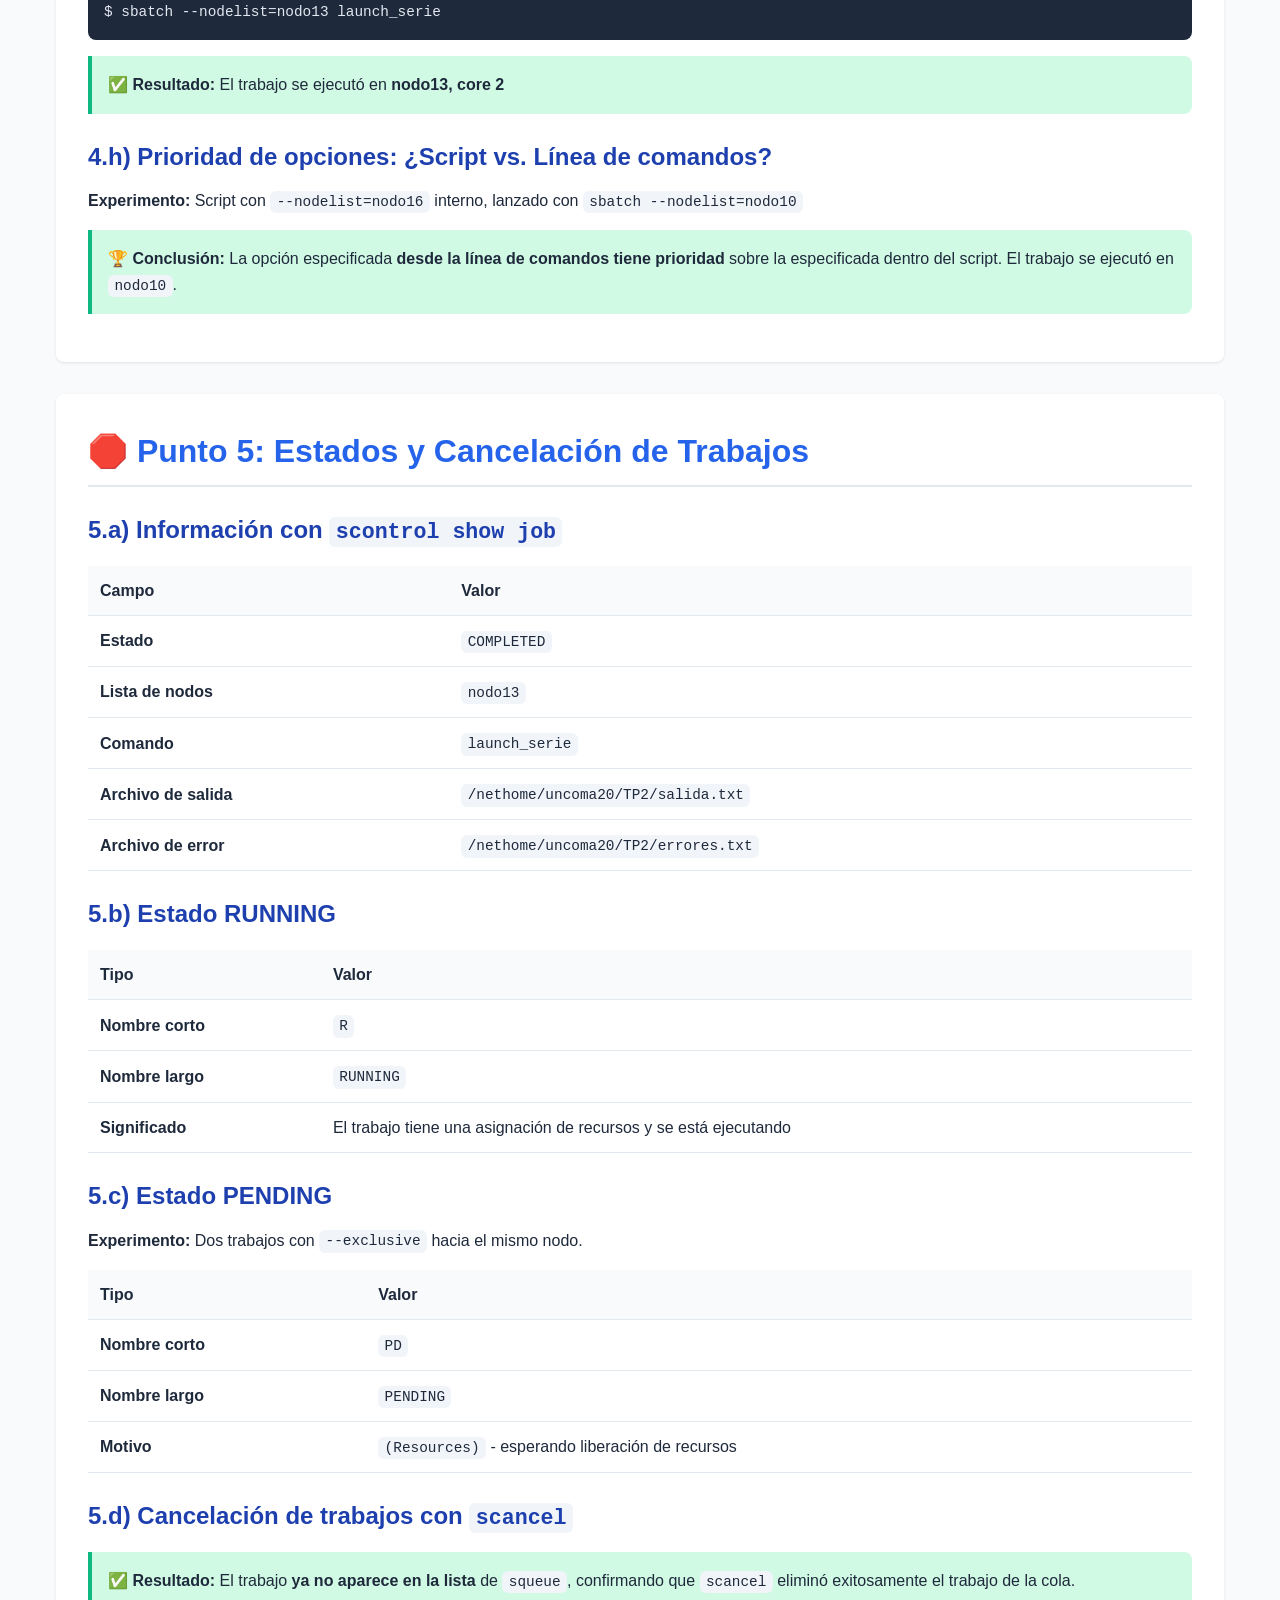
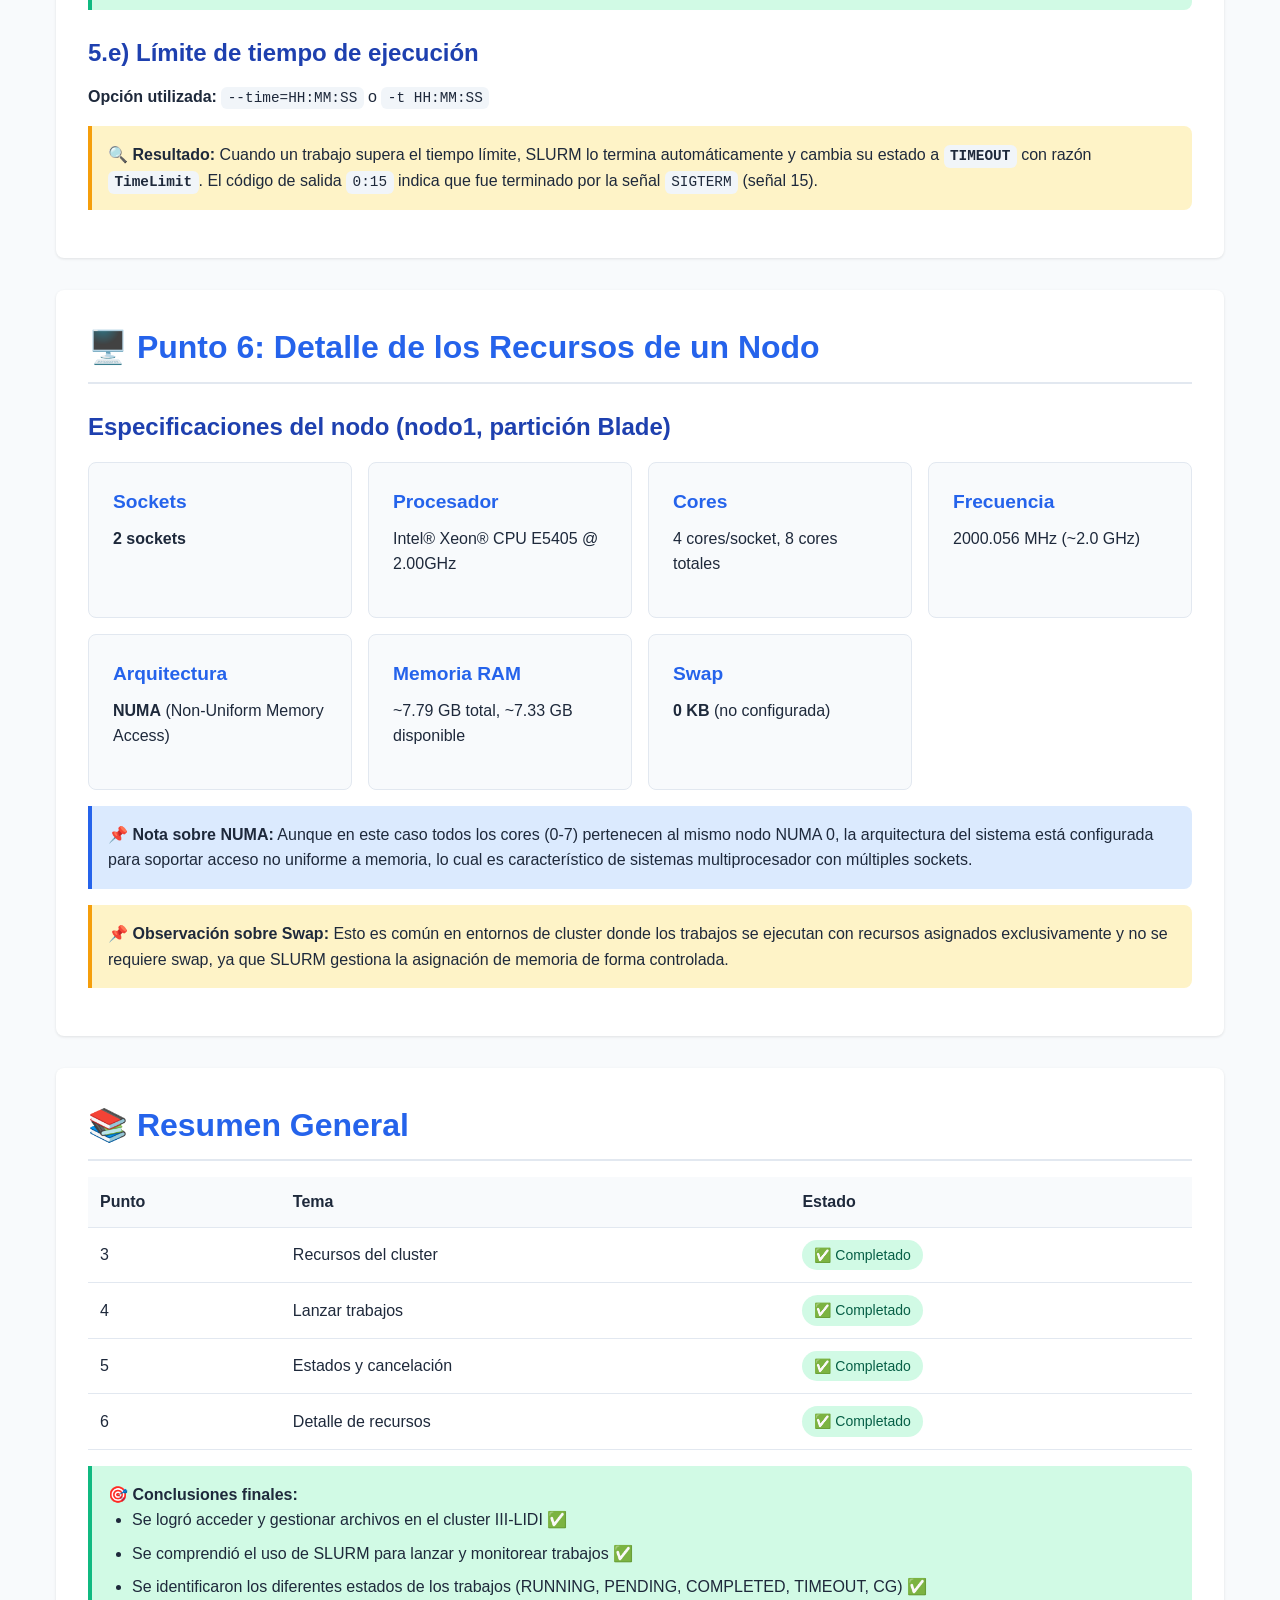
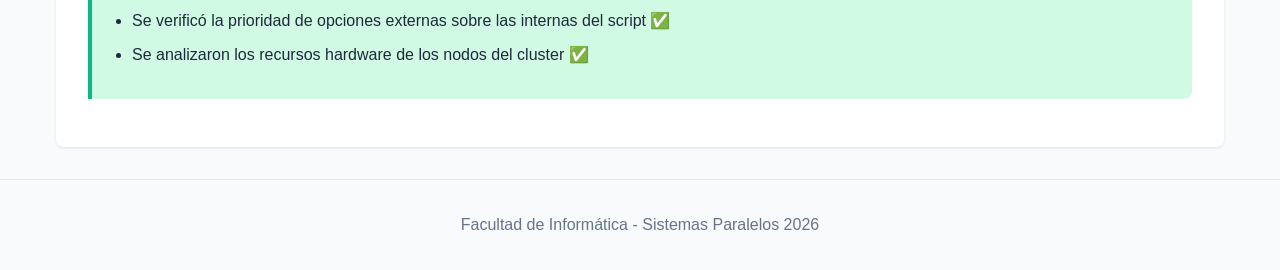
<file: docs/tp2.html>
<!DOCTYPE html>
<html lang="es">
<head>
    <meta charset="UTF-8">
    <meta name="viewport" content="width=device-width, initial-scale=1.0">
    <title>TP2: Uso de un Cluster - Soluciones</title>
    <link rel="stylesheet" href="styles.css">
</head>
<body>
    <header class="site-header">
        <h1>TP2: Uso de un Cluster</h1>
        <p>Facultad de Informática - Sistemas Paralelos 2026</p>
    </header>

    <nav class="site-nav">
        <ul>
            <li><a href="index.html">🏠 Inicio</a></li>
            <li><a href="#recursos">Recursos</a></li>
            <li><a href="#trabajos">Trabajos</a></li>
            <li><a href="#estados">Estados</a></li>
            <li><a href="#detalle-nodos">Nodos</a></li>
        </ul>
    </nav>

    <main class="container">
        <!-- Introduction -->
        <section class="section">
            <h2>📚 Descripción del TP</h2>
            <p>Uso práctico del <strong>cluster III-LIDI</strong> (IP: 163.10.34.49) utilizando el gestor de carga de trabajo <strong>SLURM</strong>. Se enfoca en transferencia de archivos SSH/SCP, envío de trabajos, gestión de nodos e inspección de recursos.</p>
        </section>

        <!-- Punto 3: Recursos del Cluster -->
        <section id="recursos" class="section">
            <h2>📊 Punto 3: Recursos del Cluster</h2>
            
            <h3>3.1) Comando: <code>sinfo</code> con formato personalizado</h3>
            <pre><code>$ sinfo -o '%9P %5D %7X %5Y %4c %7Z %10N %11e'</code></pre>

            <p><strong>Salida obtenida:</strong></p>
            <div class="table-wrapper">
                <table>
                    <thead>
                        <tr>
                            <th>PARTITION</th>
                            <th>NODES</th>
                            <th>SOCKETS</th>
                            <th>CORES</th>
                            <th>CPUS</th>
                            <th>THREADS</th>
                            <th>NODELIST</th>
                            <th>FREE_MEM</th>
                        </tr>
                    </thead>
                    <tbody>
                        <tr>
                            <td><strong>Blade*</strong></td>
                            <td>16</td>
                            <td>2</td>
                            <td>4</td>
                            <td>8</td>
                            <td>1</td>
                            <td>nodo[1-16]</td>
                            <td>1989-6013</td>
                        </tr>
                        <tr>
                            <td><strong>XeonPHI</strong></td>
                            <td>1</td>
                            <td>1</td>
                            <td>64</td>
                            <td>64</td>
                            <td>1</td>
                            <td>XeonPHI</td>
                            <td>N/A</td>
                        </tr>
                        <tr>
                            <td><strong>GPUS</strong></td>
                            <td>2</td>
                            <td>1</td>
                            <td>1</td>
                            <td>1</td>
                            <td>1</td>
                            <td>GPU[1-2]</td>
                            <td>N/A</td>
                        </tr>
                    </tbody>
                </table>
            </div>

            <div class="alert alert-info">
                <strong>📌 Observaciones:</strong>
                <ul>
                    <li><strong>Blade*</strong>: Es la partición por defecto (indicada por el <code>*</code>), cuenta con <strong>16 nodos</strong>, cada uno con <strong>2 sockets</strong>, <strong>4 cores por socket</strong>, <strong>8 CPUs totales</strong> y <strong>1 thread por core</strong>. La memoria libre varía entre <strong>1989 MB y 6013 MB</strong>.</li>
                    <li><strong>XeonPHI</strong>: Partición con un solo nodo especializado, con <strong>64 cores</strong> y <strong>64 CPUs</strong>.</li>
                    <li><strong>GPUS</strong>: Partición con <strong>2 nodos</strong> con GPU, configuración mínima de <strong>1 core y 1 CPU</strong>.</li>
                </ul>
            </div>

            <h3>3.2) Comando: Estado de los nodos</h3>
            <pre><code>$ sinfo -o '%9P %10N %t'</code></pre>

            <div class="table-wrapper">
                <table>
                    <thead>
                        <tr>
                            <th>Nodo</th>
                            <th>Estado</th>
                            <th>Significado</th>
                        </tr>
                    </thead>
                    <tbody>
                        <tr>
                            <td><code>nodo[1-16]</code></td>
                            <td><strong>idle</strong></td>
                            <td>✅ Disponibles y listos para ejecutar trabajos</td>
                        </tr>
                        <tr>
                            <td><code>XeonPHI</code></td>
                            <td><strong>down*</strong></td>
                            <td>❌ Fuera de servicio (el <code>*</code> indica que el estado fue establecido por un administrador)</td>
                        </tr>
                        <tr>
                            <td><code>GPU[1-2]</code></td>
                            <td><strong>down*</strong></td>
                            <td>❌ Fuera de servicio (marcado por administrador)</td>
                        </tr>
                    </tbody>
                </table>
            </div>

            <div class="alert alert-success">
                <strong>📌 Conclusión:</strong> Solo los <strong>16 nodos de la partición Blade</strong> están operativos y disponibles para ejecutar trabajos.
            </div>
        </section>

        <!-- Punto 4: Lanzar Trabajos -->
        <section id="trabajos" class="section">
            <h2>🚀 Punto 4: Lanzar Trabajos a Ejecución</h2>
            
            <h3>4.d) Explicación del script <code>launch_serie</code></h3>
            <pre><code>#!/bin/bash
#SBATCH -N 1                    # 📦 Indica que se requiere 1 nodo para el trabajo
#SBATCH --exclusive             # 🔒 El nodo será de uso exclusivo
#SBATCH --partition=Blade       # 🎯 Especifica partición "Blade"
#SBATCH -o salida.txt           # 📄 Redirige salida estándar
#SBATCH -e errores.txt          # ⚠️ Redirige mensajes de error

echo Iniciando el programa
./serie
echo Fin del programa</code></pre>

            <h3>4.e) Resultados de la ejecución</h3>
            <div class="alert alert-info">
                <strong>📍 Nodo y Core utilizados:</strong>
                <ul>
                    <li><strong>Nodo:</strong> <code>nodo1</code></li>
                    <li><strong>Core:</strong> <code>7</code></li>
                </ul>
            </div>

            <p><strong>Código <code>serie.c</code>:</strong></p>
            <pre><code>#define _GNU_SOURCE
#include &lt;stdio.h&gt;
#include &lt;unistd.h&gt;
#include &lt;sched.h&gt;

int main( int argc, char *argv[]) {
   char hostname[128];
   gethostname(hostname, sizeof(hostname));
   printf("Ejecutando en nodo %s, core %d\n", hostname, sched_getcpu());
   return 0;
}</code></pre>

            <div class="alert alert-info">
                <strong>🎯 Propósito:</strong> Identificar exactamente en qué recurso físico del cluster se ejecutó el trabajo.
                <ul>
                    <li><code>gethostname()</code> 🏷️ → Obtiene el nombre del host (nodo)</li>
                    <li><code>sched_getcpu()</code> 🔢 → Obtiene el número de core asignado por el planificador</li>
                </ul>
            </div>

            <h3>4.f) Ejecución en nodo específico diferente</h3>
            <p>Se seleccionó <strong>nodo16</strong> agregando la directiva:</p>
            <pre><code>#SBATCH --nodelist=nodo16</code></pre>

            <div class="alert alert-success">
                <strong>✅ Resultado:</strong> El trabajo se ejecutó en <strong>nodo16, core 2</strong>
            </div>

            <h3>4.g) Opciones fuera del script</h3>
            <pre><code>$ sbatch --nodelist=nodo13 launch_serie</code></pre>

            <div class="alert alert-success">
                <strong>✅ Resultado:</strong> El trabajo se ejecutó en <strong>nodo13, core 2</strong>
            </div>

            <h3>4.h) Prioridad de opciones: ¿Script vs. Línea de comandos?</h3>
            <p><strong>Experimento:</strong> Script con <code>--nodelist=nodo16</code> interno, lanzado con <code>sbatch --nodelist=nodo10</code></p>

            <div class="alert alert-success">
                <strong>🏆 Conclusión:</strong> La opción especificada <strong>desde la línea de comandos tiene prioridad</strong> sobre la especificada dentro del script. El trabajo se ejecutó en <code>nodo10</code>.
            </div>
        </section>

        <!-- Punto 5: Estados y Cancelación -->
        <section id="estados" class="section">
            <h2>🛑 Punto 5: Estados y Cancelación de Trabajos</h2>
            
            <h3>5.a) Información con <code>scontrol show job</code></h3>
            <div class="table-wrapper">
                <table>
                    <thead>
                        <tr>
                            <th>Campo</th>
                            <th>Valor</th>
                        </tr>
                    </thead>
                    <tbody>
                        <tr>
                            <td><strong>Estado</strong></td>
                            <td><code>COMPLETED</code></td>
                        </tr>
                        <tr>
                            <td><strong>Lista de nodos</strong></td>
                            <td><code>nodo13</code></td>
                        </tr>
                        <tr>
                            <td><strong>Comando</strong></td>
                            <td><code>launch_serie</code></td>
                        </tr>
                        <tr>
                            <td><strong>Archivo de salida</strong></td>
                            <td><code>/nethome/uncoma20/TP2/salida.txt</code></td>
                        </tr>
                        <tr>
                            <td><strong>Archivo de error</strong></td>
                            <td><code>/nethome/uncoma20/TP2/errores.txt</code></td>
                        </tr>
                    </tbody>
                </table>
            </div>

            <h3>5.b) Estado RUNNING</h3>
            <div class="table-wrapper">
                <table>
                    <thead>
                        <tr>
                            <th>Tipo</th>
                            <th>Valor</th>
                        </tr>
                    </thead>
                    <tbody>
                        <tr>
                            <td><strong>Nombre corto</strong></td>
                            <td><code>R</code></td>
                        </tr>
                        <tr>
                            <td><strong>Nombre largo</strong></td>
                            <td><code>RUNNING</code></td>
                        </tr>
                        <tr>
                            <td><strong>Significado</strong></td>
                            <td>El trabajo tiene una asignación de recursos y se está ejecutando</td>
                        </tr>
                    </tbody>
                </table>
            </div>

            <h3>5.c) Estado PENDING</h3>
            <p><strong>Experimento:</strong> Dos trabajos con <code>--exclusive</code> hacia el mismo nodo.</p>
            <div class="table-wrapper">
                <table>
                    <thead>
                        <tr>
                            <th>Tipo</th>
                            <th>Valor</th>
                        </tr>
                    </thead>
                    <tbody>
                        <tr>
                            <td><strong>Nombre corto</strong></td>
                            <td><code>PD</code></td>
                        </tr>
                        <tr>
                            <td><strong>Nombre largo</strong></td>
                            <td><code>PENDING</code></td>
                        </tr>
                        <tr>
                            <td><strong>Motivo</strong></td>
                            <td><code>(Resources)</code> - esperando liberación de recursos</td>
                        </tr>
                    </tbody>
                </table>
            </div>

            <h3>5.d) Cancelación de trabajos con <code>scancel</code></h3>
            <div class="alert alert-success">
                <strong>✅ Resultado:</strong> El trabajo <strong>ya no aparece en la lista</strong> de <code>squeue</code>, confirmando que <code>scancel</code> eliminó exitosamente el trabajo de la cola.
            </div>

            <h3>5.e) Límite de tiempo de ejecución</h3>
            <p><strong>Opción utilizada:</strong> <code>--time=HH:MM:SS</code> o <code>-t HH:MM:SS</code></p>
            
            <div class="alert alert-warning">
                <strong>🔍 Resultado:</strong> Cuando un trabajo supera el tiempo límite, SLURM lo termina automáticamente y cambia su estado a <strong><code>TIMEOUT</code></strong> con razón <strong><code>TimeLimit</code></strong>. El código de salida <code>0:15</code> indica que fue terminado por la señal <code>SIGTERM</code> (señal 15).
            </div>
        </section>

        <!-- Punto 6: Detalle de los Recursos -->
        <section id="detalle-nodos" class="section">
            <h2>🖥️ Punto 6: Detalle de los Recursos de un Nodo</h2>
            
            <h3>Especificaciones del nodo (nodo1, partición Blade)</h3>
            
            <div class="grid">
                <div class="card">
                    <h4>Sockets</h4>
                    <p><strong>2 sockets</strong></p>
                </div>
                <div class="card">
                    <h4>Procesador</h4>
                    <p>Intel® Xeon® CPU E5405 @ 2.00GHz</p>
                </div>
                <div class="card">
                    <h4>Cores</h4>
                    <p>4 cores/socket, 8 cores totales</p>
                </div>
                <div class="card">
                    <h4>Frecuencia</h4>
                    <p>2000.056 MHz (~2.0 GHz)</p>
                </div>
                <div class="card">
                    <h4>Arquitectura</h4>
                    <p><strong>NUMA</strong> (Non-Uniform Memory Access)</p>
                </div>
                <div class="card">
                    <h4>Memoria RAM</h4>
                    <p>~7.79 GB total, ~7.33 GB disponible</p>
                </div>
                <div class="card">
                    <h4>Swap</h4>
                    <p><strong>0 KB</strong> (no configurada)</p>
                </div>
            </div>

            <div class="alert alert-info">
                <strong>📌 Nota sobre NUMA:</strong> Aunque en este caso todos los cores (0-7) pertenecen al mismo nodo NUMA 0, la arquitectura del sistema está configurada para soportar acceso no uniforme a memoria, lo cual es característico de sistemas multiprocesador con múltiples sockets.
            </div>

            <div class="alert alert-warning">
                <strong>📌 Observación sobre Swap:</strong> Esto es común en entornos de cluster donde los trabajos se ejecutan con recursos asignados exclusivamente y no se requiere swap, ya que SLURM gestiona la asignación de memoria de forma controlada.
            </div>
        </section>

        <!-- Resumen General -->
        <section class="section">
            <h2>📚 Resumen General</h2>
            <div class="table-wrapper">
                <table>
                    <thead>
                        <tr>
                            <th>Punto</th>
                            <th>Tema</th>
                            <th>Estado</th>
                        </tr>
                    </thead>
                    <tbody>
                        <tr>
                            <td>3</td>
                            <td>Recursos del cluster</td>
                            <td><span class="badge badge-success">✅ Completado</span></td>
                        </tr>
                        <tr>
                            <td>4</td>
                            <td>Lanzar trabajos</td>
                            <td><span class="badge badge-success">✅ Completado</span></td>
                        </tr>
                        <tr>
                            <td>5</td>
                            <td>Estados y cancelación</td>
                            <td><span class="badge badge-success">✅ Completado</span></td>
                        </tr>
                        <tr>
                            <td>6</td>
                            <td>Detalle de recursos</td>
                            <td><span class="badge badge-success">✅ Completado</span></td>
                        </tr>
                    </tbody>
                </table>
            </div>

            <div class="alert alert-success">
                <strong>🎯 Conclusiones finales:</strong>
                <ul>
                    <li>Se logró acceder y gestionar archivos en el cluster III-LIDI ✅</li>
                    <li>Se comprendió el uso de SLURM para lanzar y monitorear trabajos ✅</li>
                    <li>Se identificaron los diferentes estados de los trabajos (RUNNING, PENDING, COMPLETED, TIMEOUT, CG) ✅</li>
                    <li>Se verificó la prioridad de opciones externas sobre las internas del script ✅</li>
                    <li>Se analizaron los recursos hardware de los nodos del cluster ✅</li>
                </ul>
            </div>
        </section>
    </main>

    <footer class="site-footer">
        <p>Facultad de Informática - Sistemas Paralelos 2026</p>
    </footer>
</body>
</html>
</file>
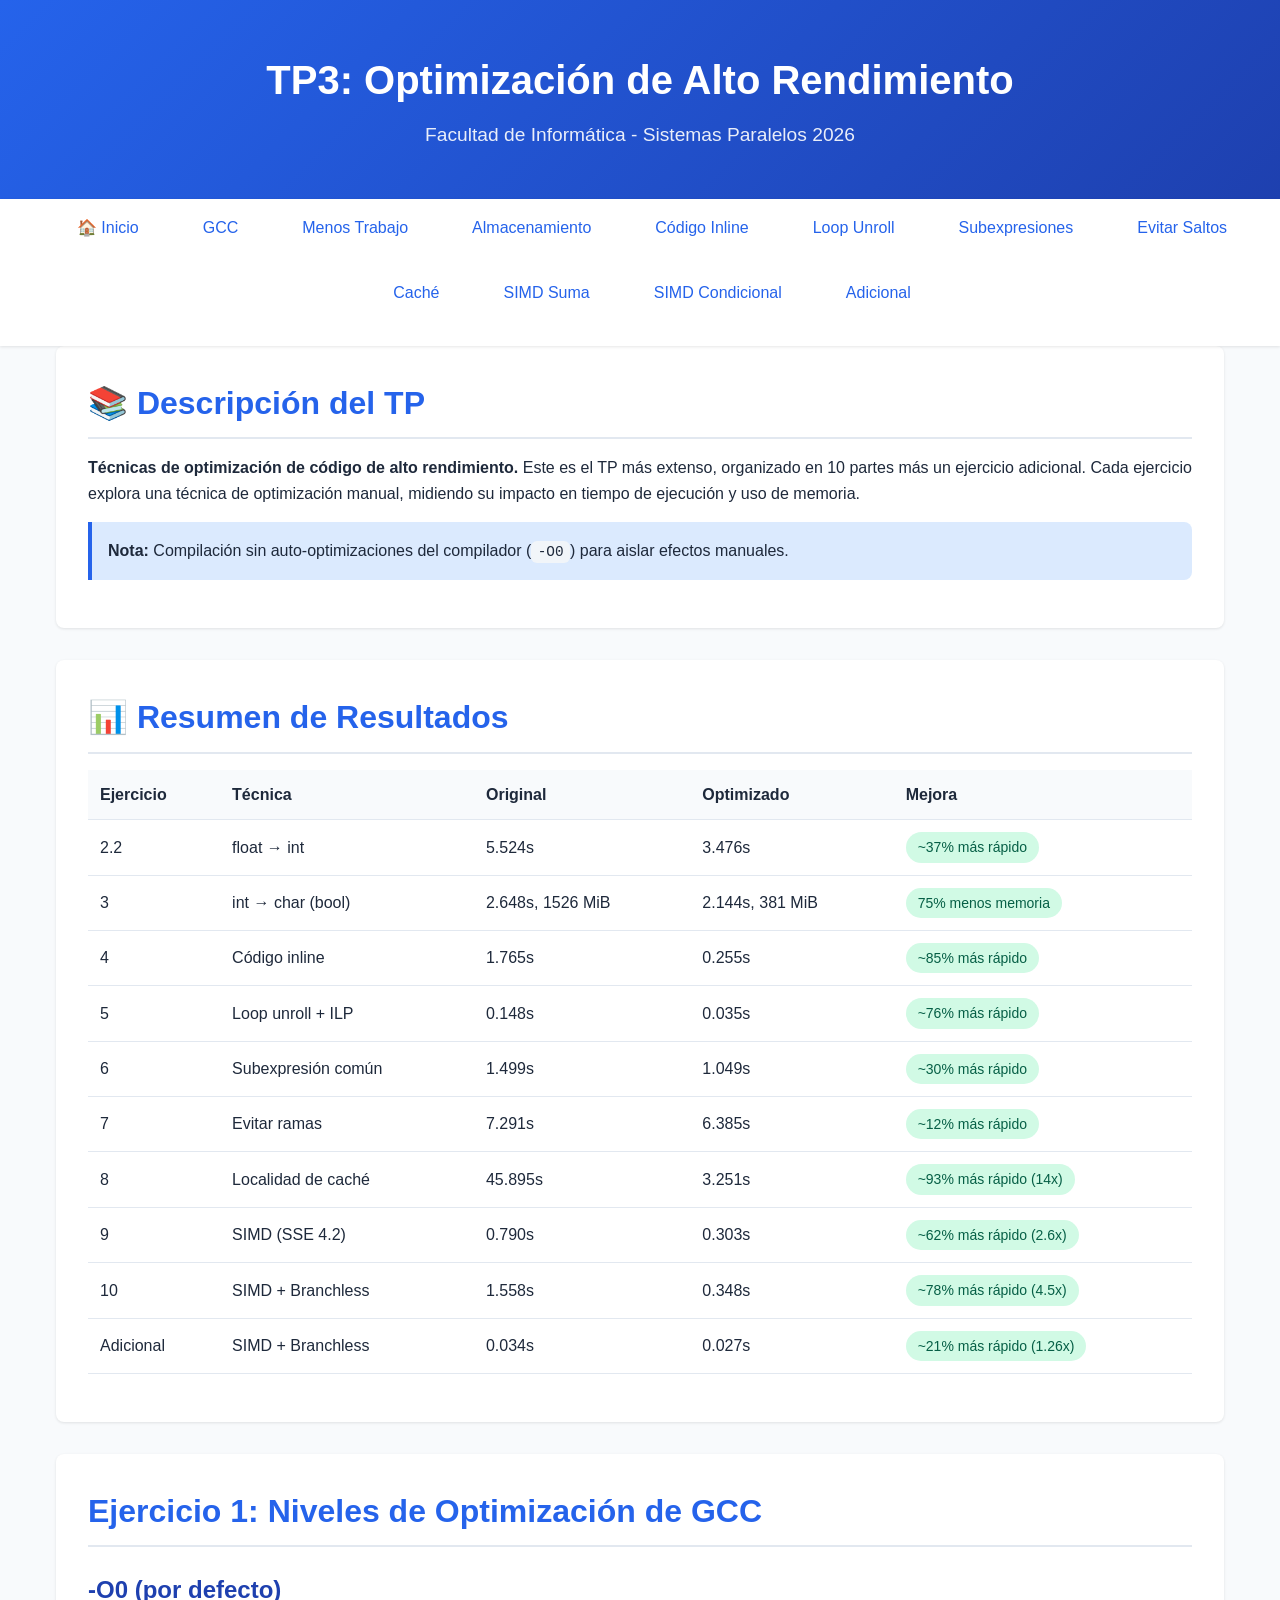
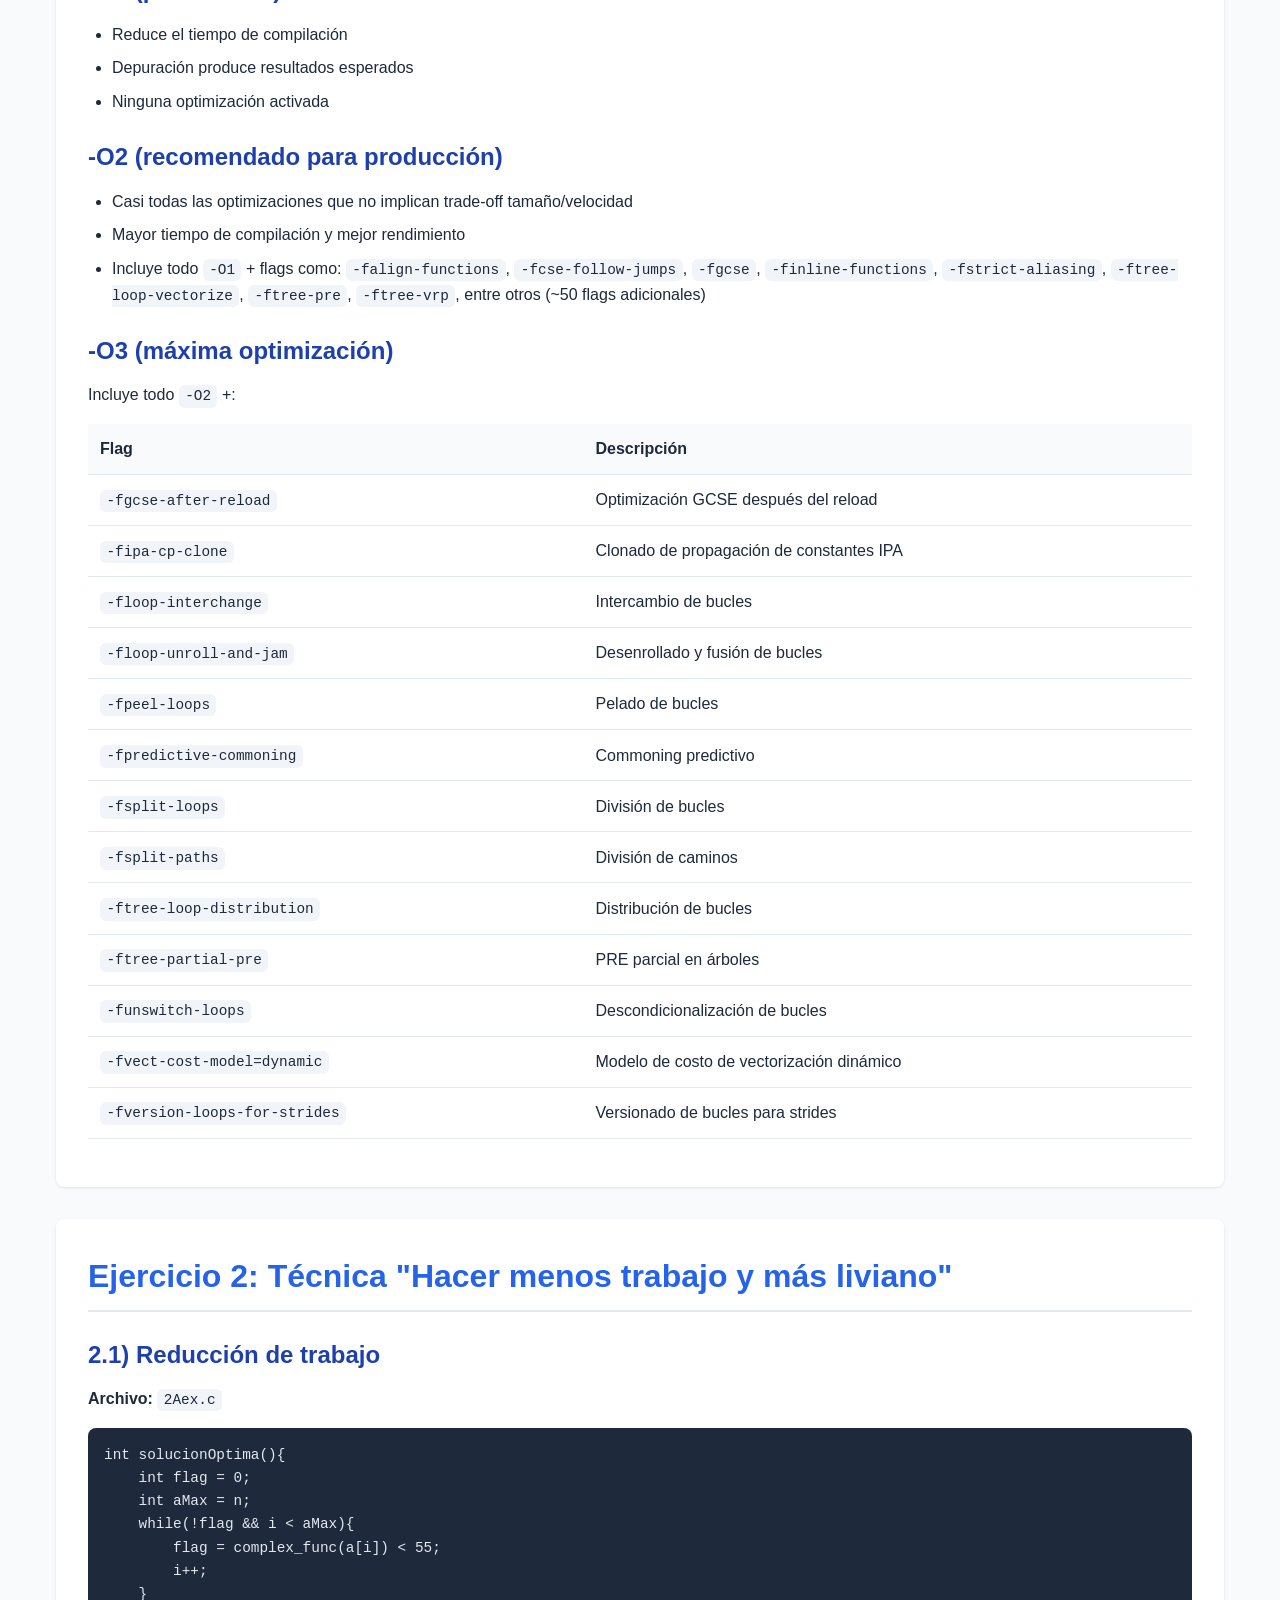
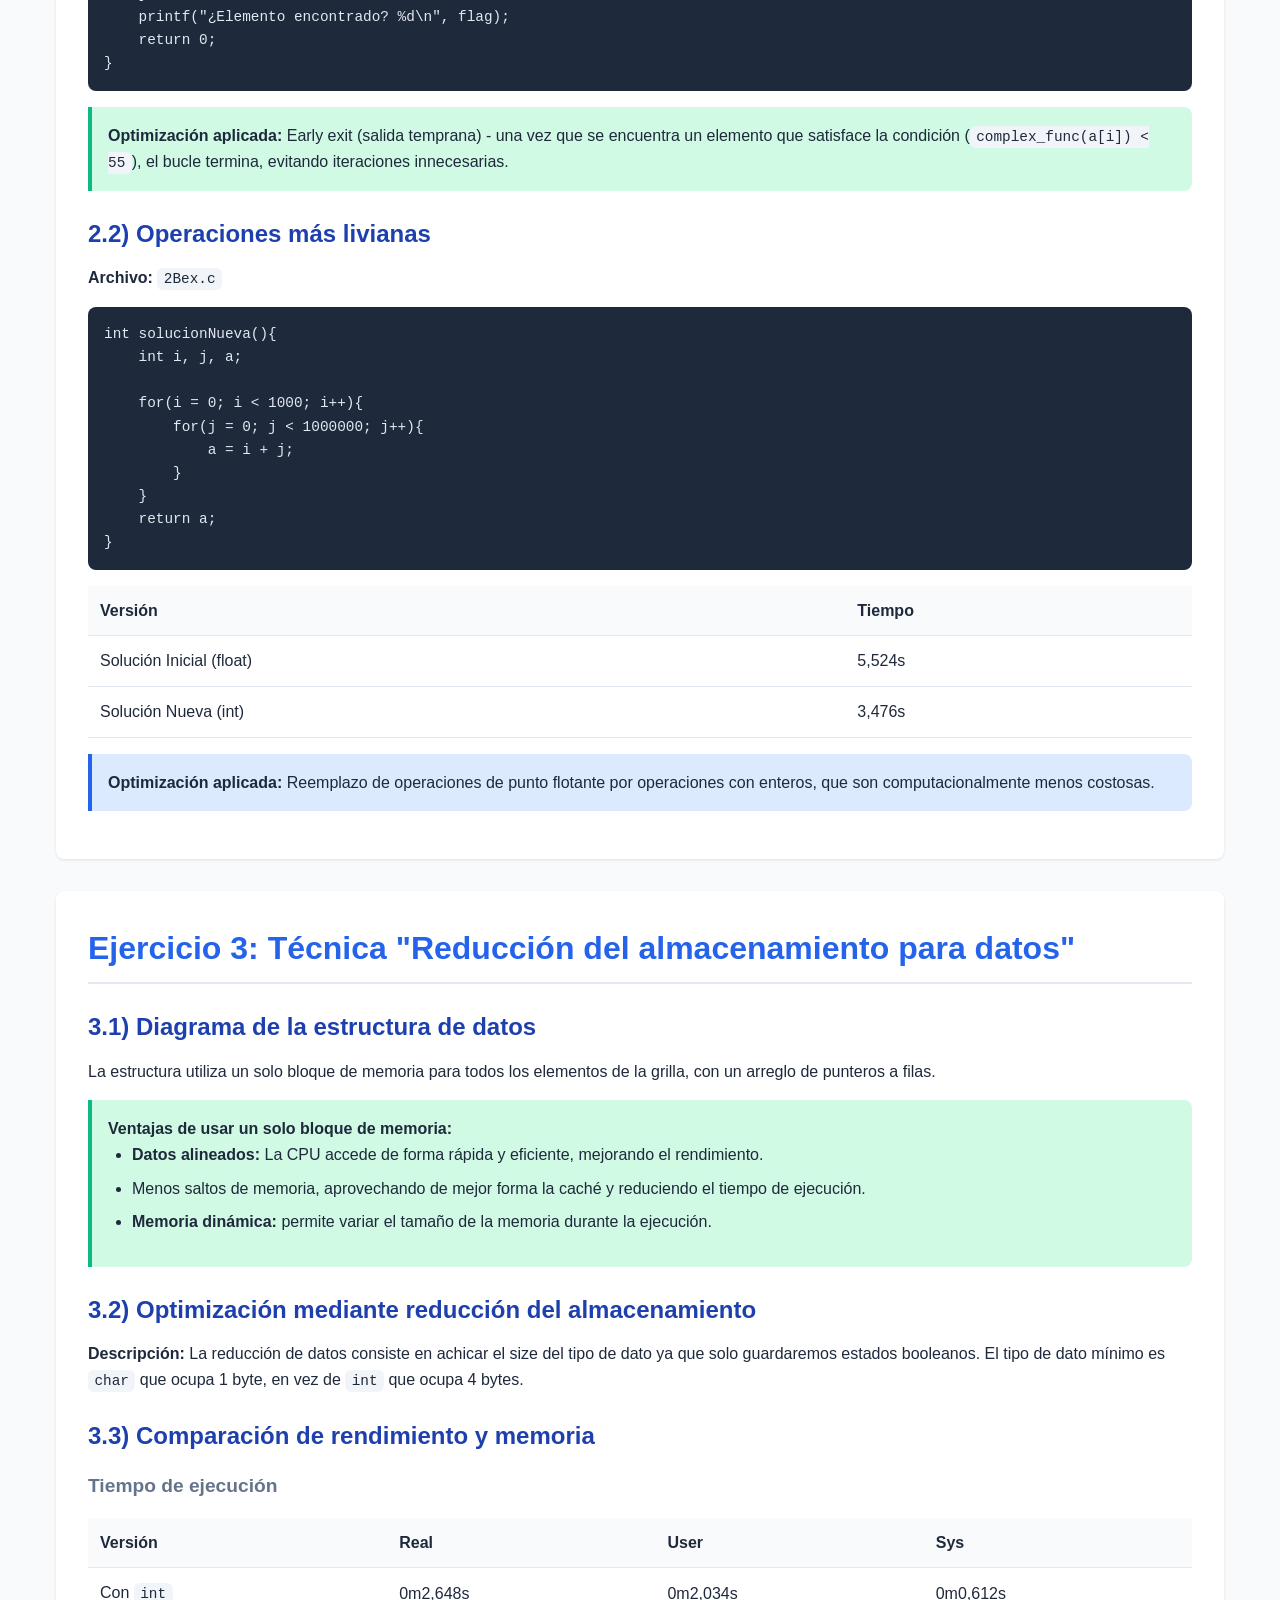
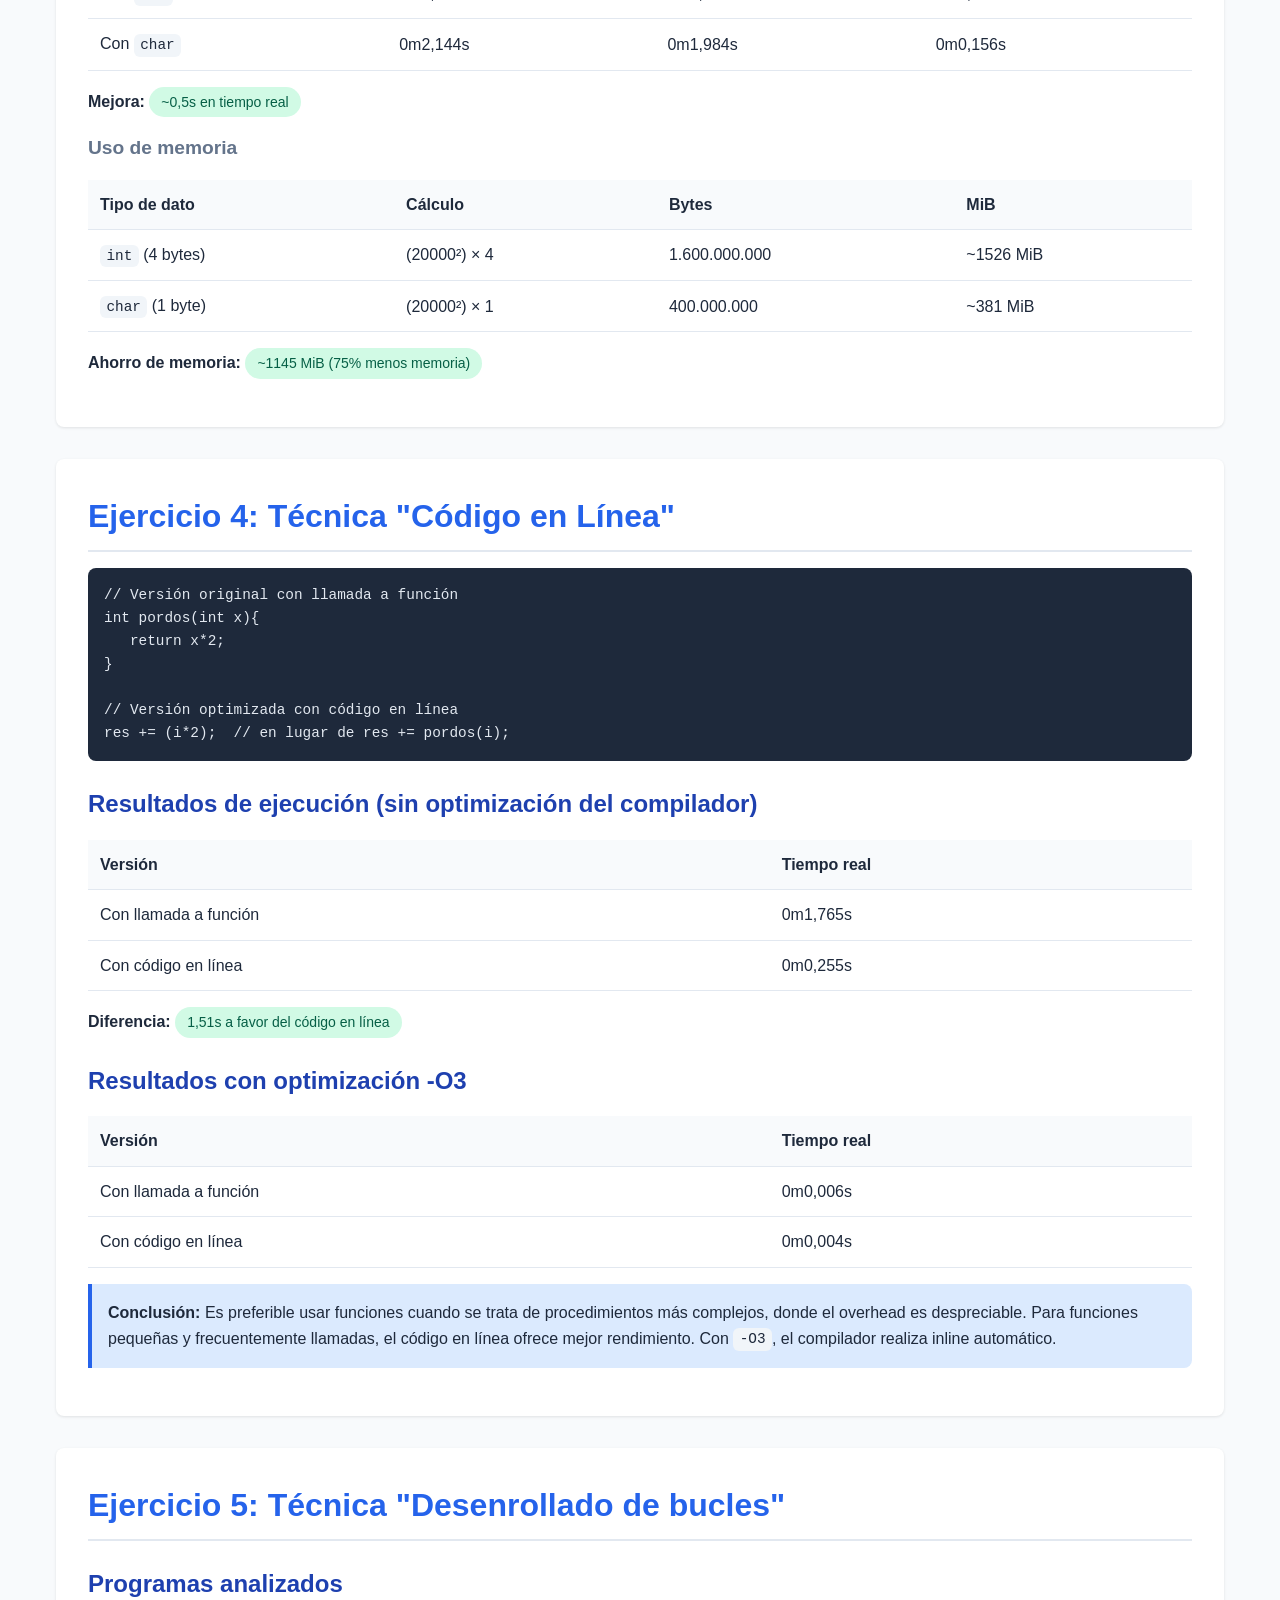
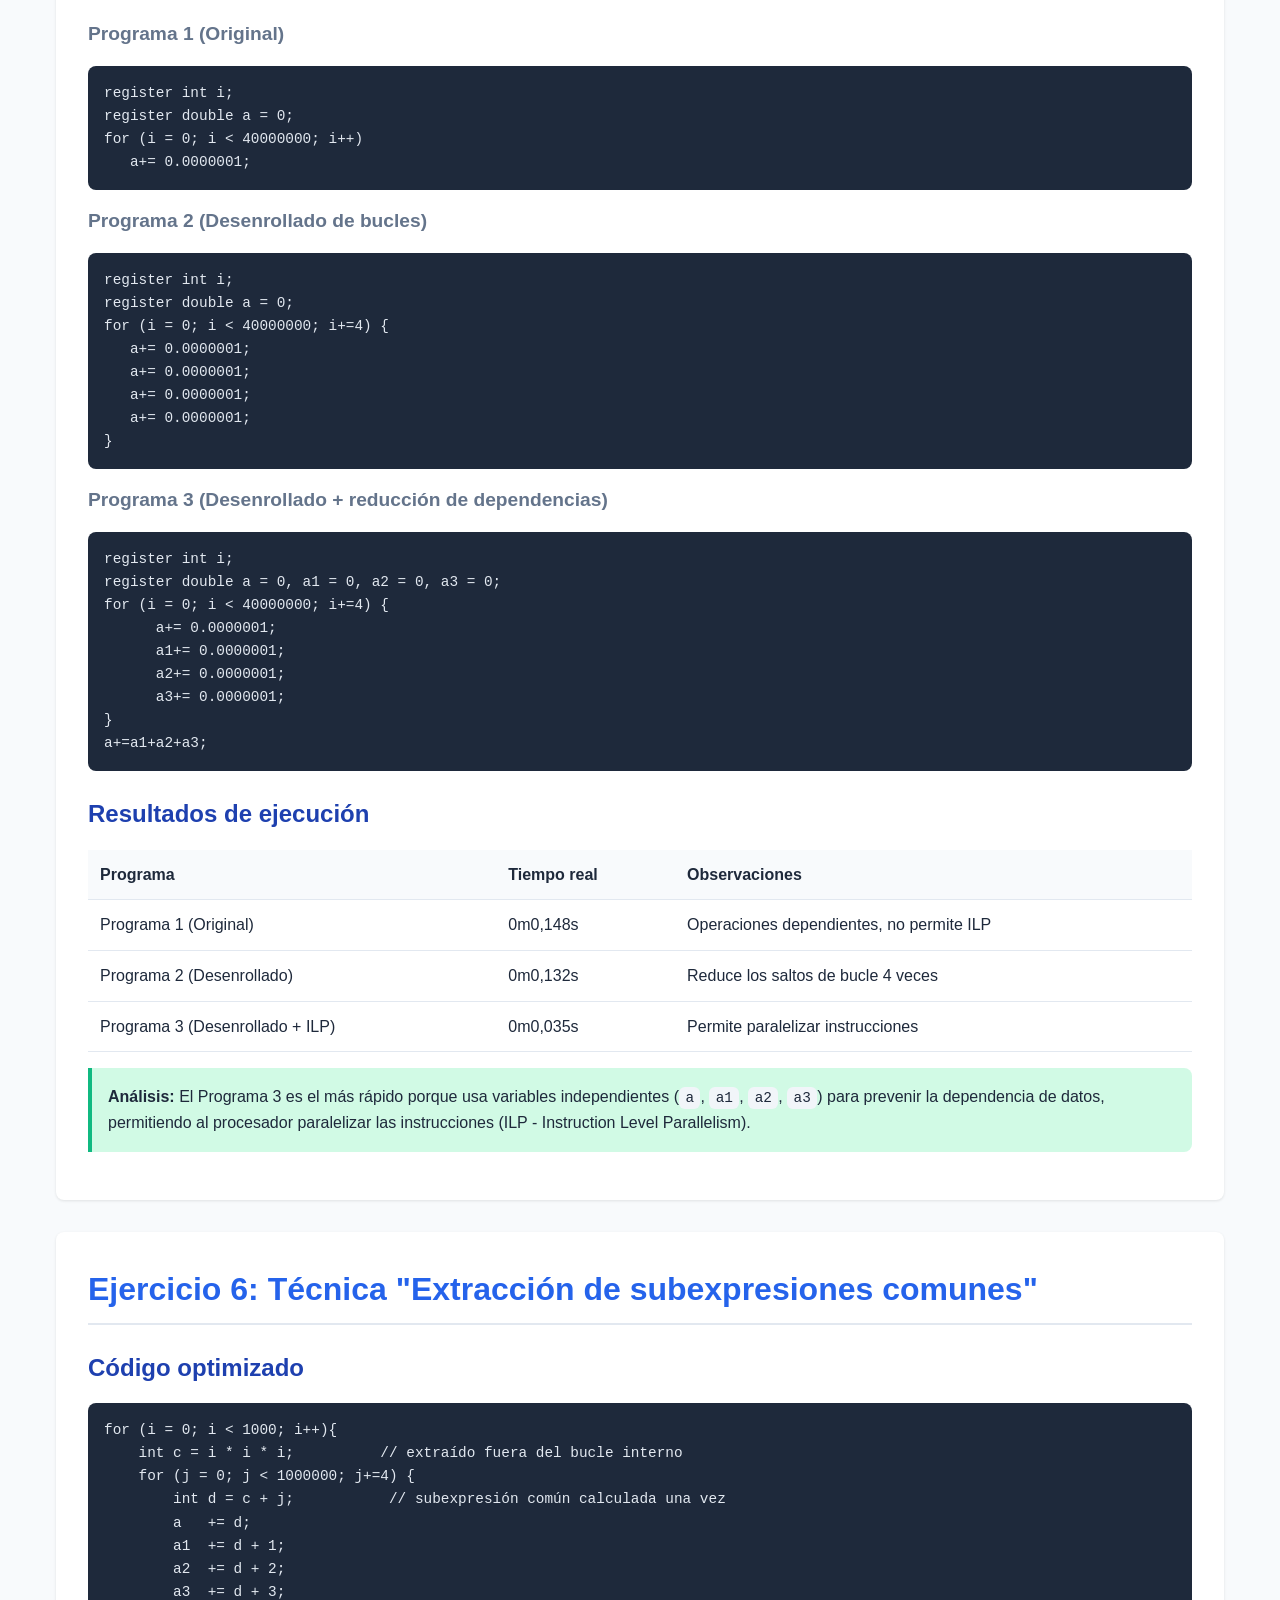
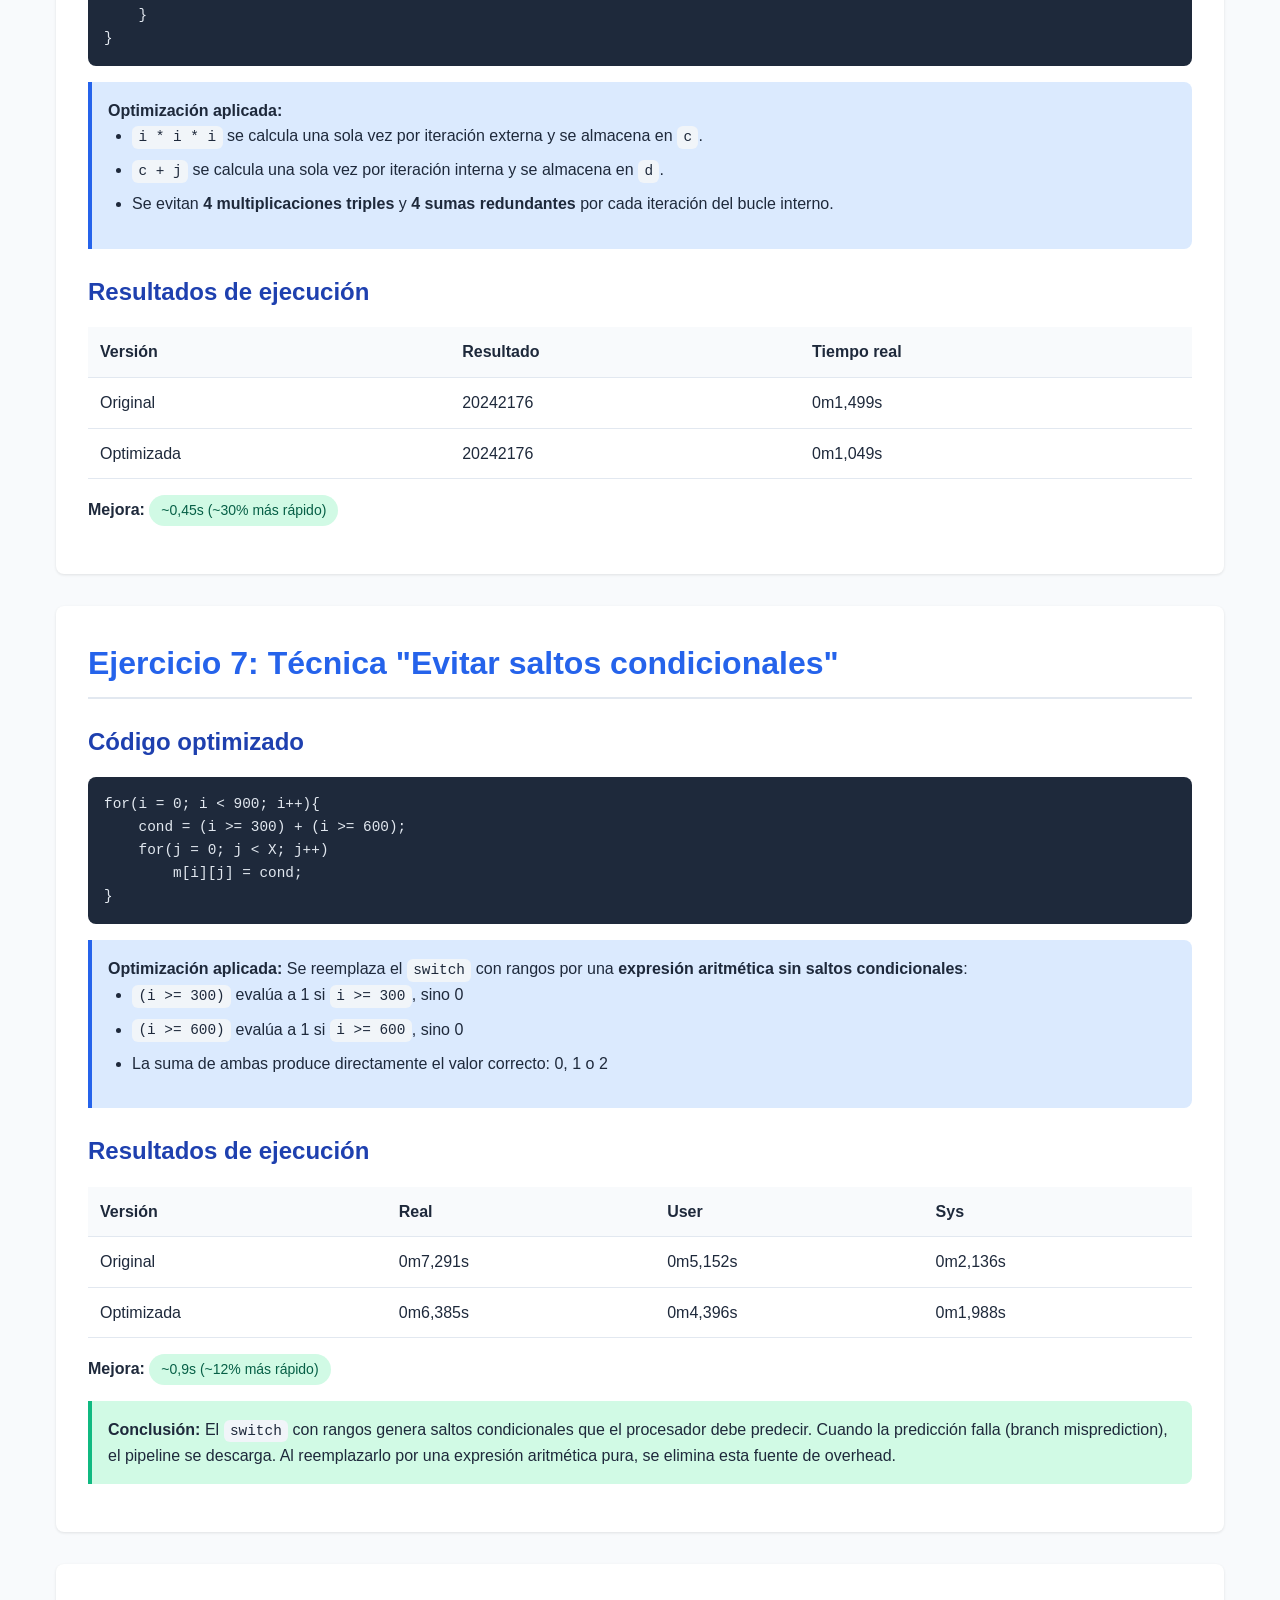
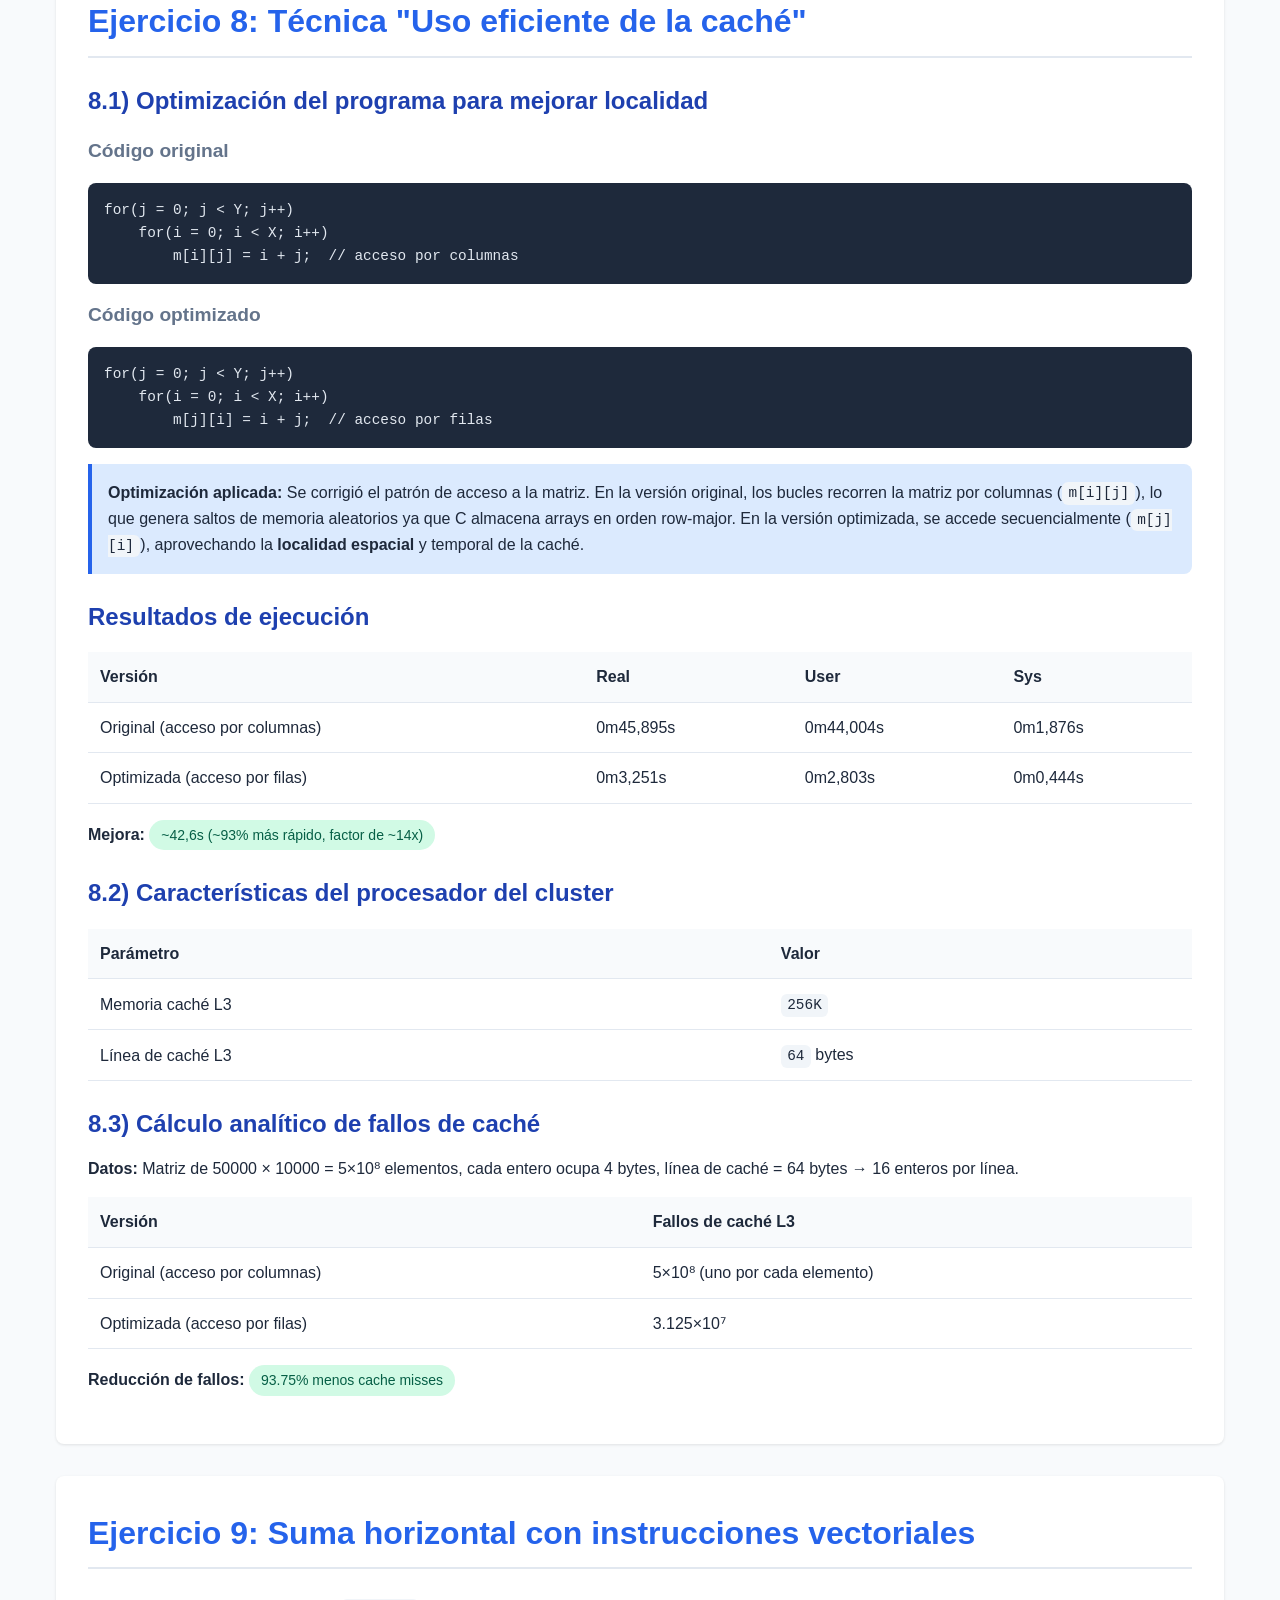
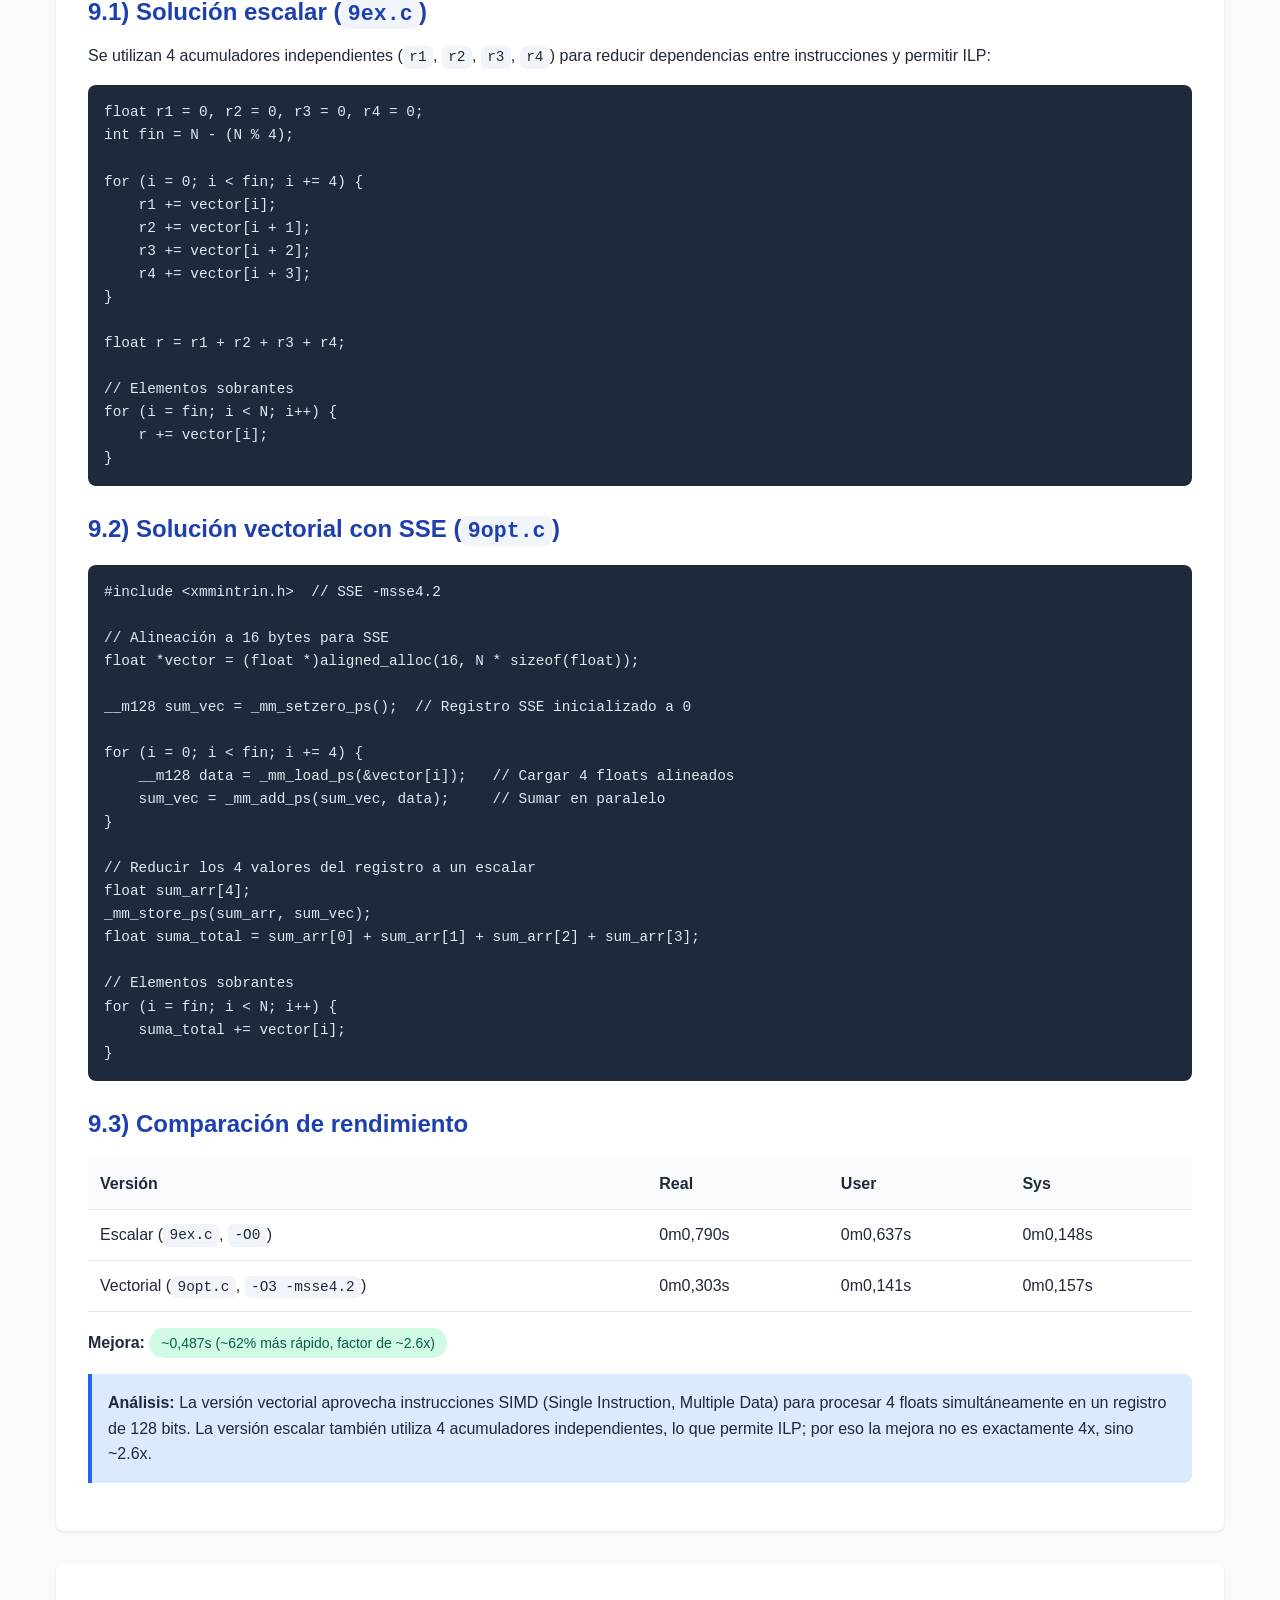
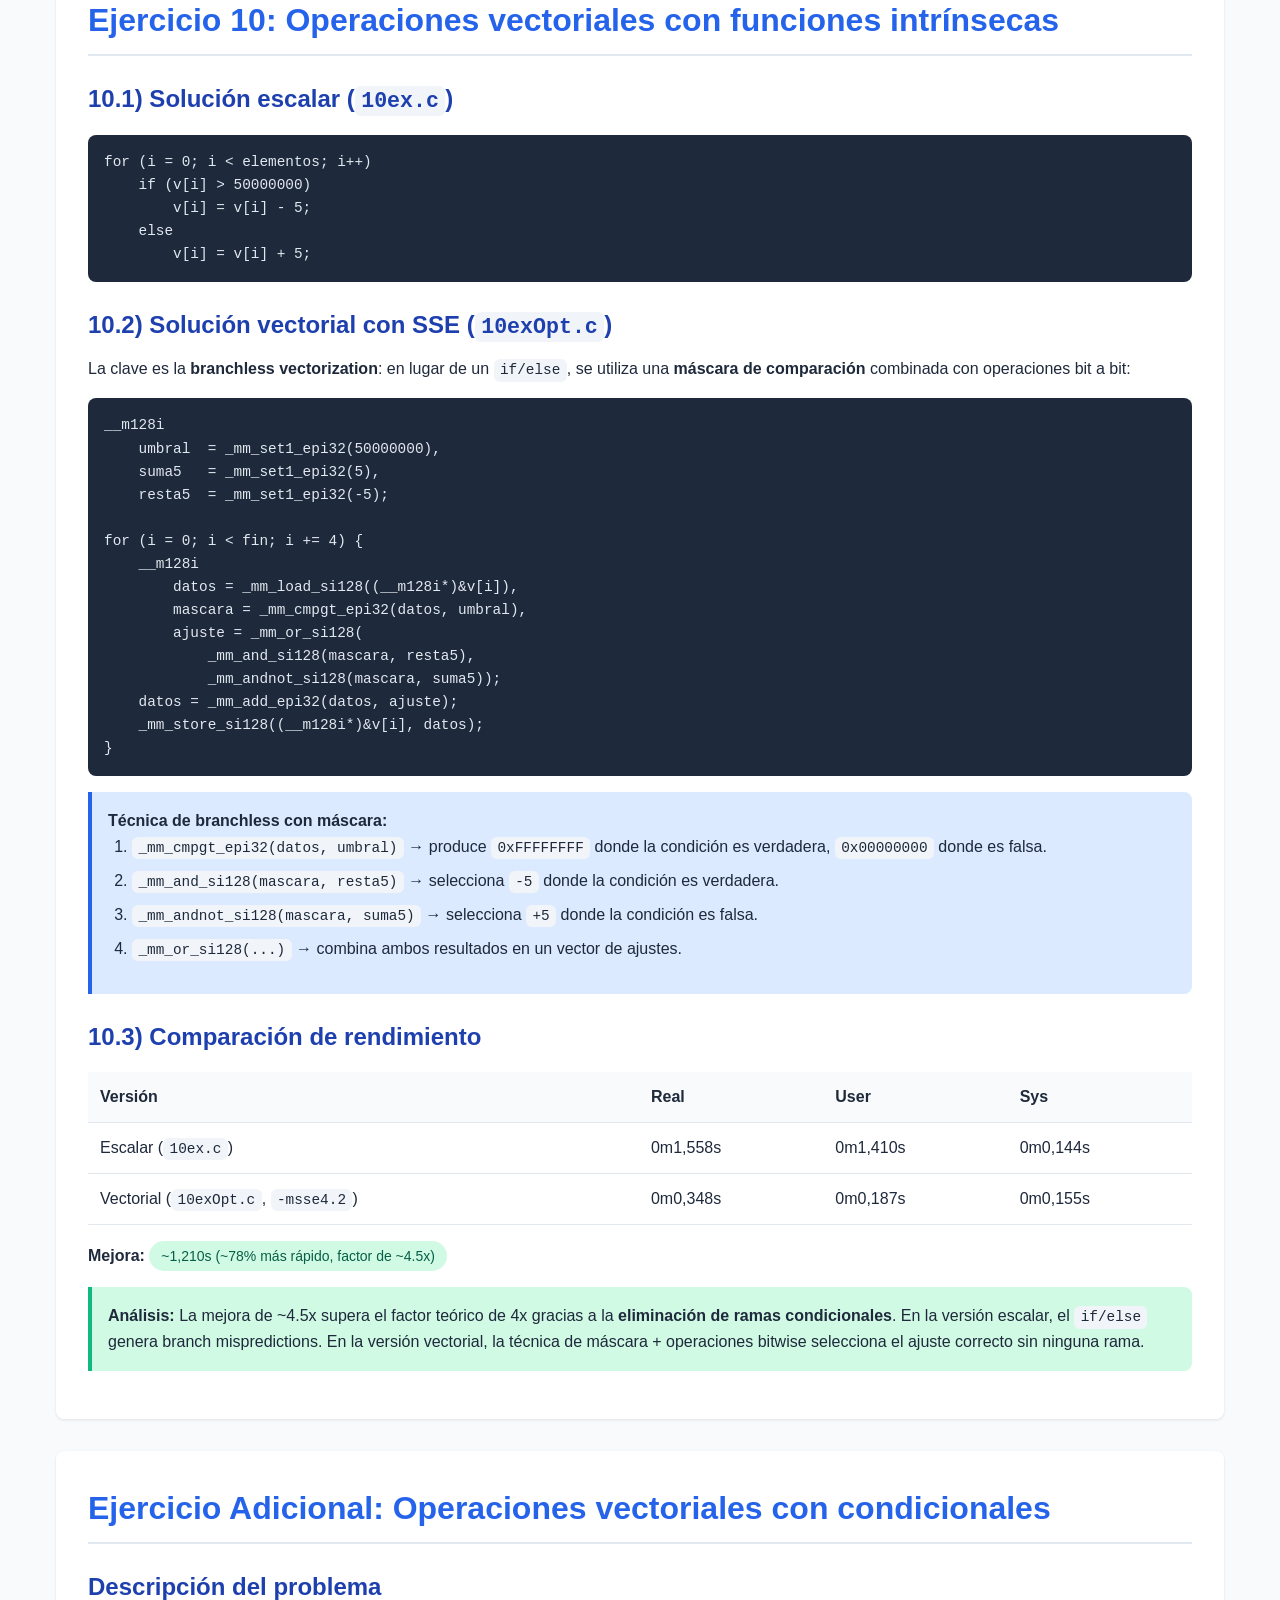
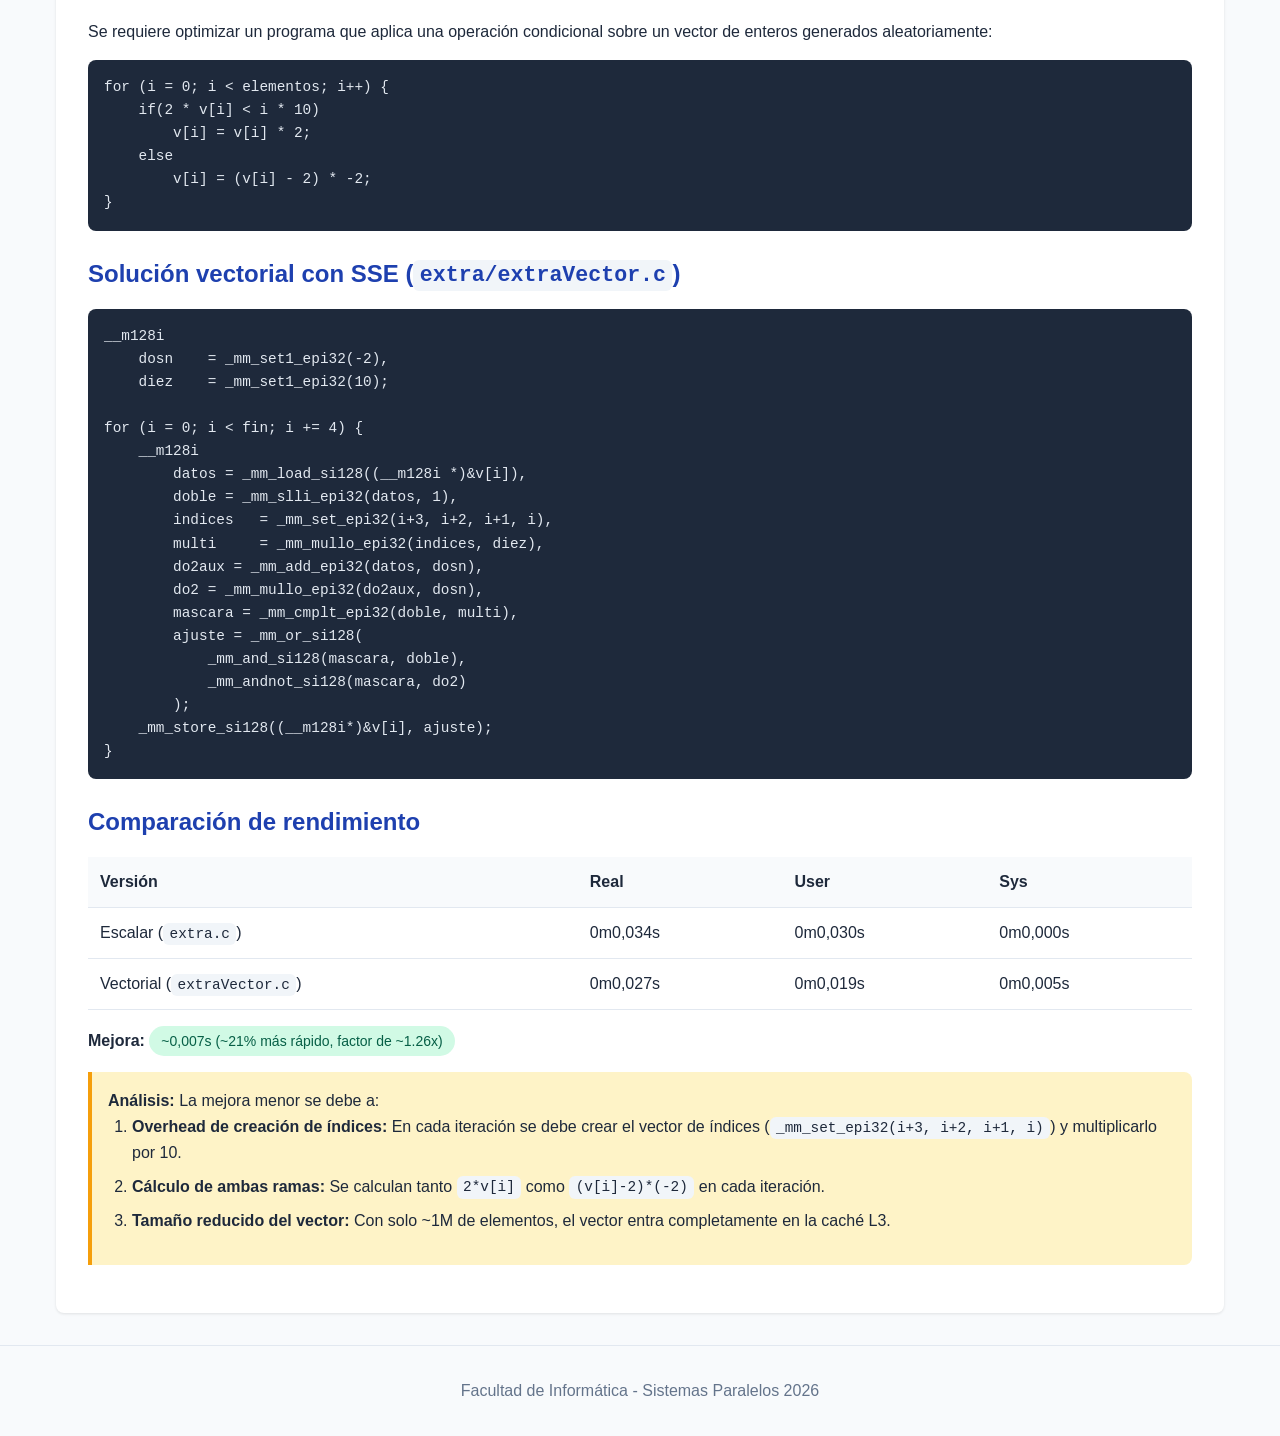
<file: docs/tp3.html>
<!DOCTYPE html>
<html lang="es">
<head>
    <meta charset="UTF-8">
    <meta name="viewport" content="width=device-width, initial-scale=1.0">
    <title>TP3: Optimización de Alto Rendimiento - Soluciones</title>
    <link rel="stylesheet" href="styles.css">
</head>
<body>
    <header class="site-header">
        <h1>TP3: Optimización de Alto Rendimiento</h1>
        <p>Facultad de Informática - Sistemas Paralelos 2026</p>
    </header>

    <nav class="site-nav">
        <ul>
            <li><a href="index.html">🏠 Inicio</a></li>
            <li><a href="#ej1">GCC</a></li>
            <li><a href="#ej2">Menos Trabajo</a></li>
            <li><a href="#ej3">Almacenamiento</a></li>
            <li><a href="#ej4">Código Inline</a></li>
            <li><a href="#ej5">Loop Unroll</a></li>
            <li><a href="#ej6">Subexpresiones</a></li>
            <li><a href="#ej7">Evitar Saltos</a></li>
            <li><a href="#ej8">Caché</a></li>
            <li><a href="#ej9">SIMD Suma</a></li>
            <li><a href="#ej10">SIMD Condicional</a></li>
            <li><a href="#extra">Adicional</a></li>
        </ul>
    </nav>

    <main class="container">
        <!-- Introduction -->
        <section class="section">
            <h2>📚 Descripción del TP</h2>
            <p><strong>Técnicas de optimización de código de alto rendimiento.</strong> Este es el TP más extenso, organizado en 10 partes más un ejercicio adicional. Cada ejercicio explora una técnica de optimización manual, midiendo su impacto en tiempo de ejecución y uso de memoria.</p>
            
            <div class="alert alert-info">
                <strong>Nota:</strong> Compilación sin auto-optimizaciones del compilador (<code>-O0</code>) para aislar efectos manuales.
            </div>
        </section>

        <!-- Results Summary -->
        <section class="section">
            <h2>📊 Resumen de Resultados</h2>
            <div class="table-wrapper">
                <table>
                    <thead>
                        <tr>
                            <th>Ejercicio</th>
                            <th>Técnica</th>
                            <th>Original</th>
                            <th>Optimizado</th>
                            <th>Mejora</th>
                        </tr>
                    </thead>
                    <tbody>
                        <tr>
                            <td>2.2</td>
                            <td>float → int</td>
                            <td>5.524s</td>
                            <td>3.476s</td>
                            <td><span class="badge badge-success">~37% más rápido</span></td>
                        </tr>
                        <tr>
                            <td>3</td>
                            <td>int → char (bool)</td>
                            <td>2.648s, 1526 MiB</td>
                            <td>2.144s, 381 MiB</td>
                            <td><span class="badge badge-success">75% menos memoria</span></td>
                        </tr>
                        <tr>
                            <td>4</td>
                            <td>Código inline</td>
                            <td>1.765s</td>
                            <td>0.255s</td>
                            <td><span class="badge badge-success">~85% más rápido</span></td>
                        </tr>
                        <tr>
                            <td>5</td>
                            <td>Loop unroll + ILP</td>
                            <td>0.148s</td>
                            <td>0.035s</td>
                            <td><span class="badge badge-success">~76% más rápido</span></td>
                        </tr>
                        <tr>
                            <td>6</td>
                            <td>Subexpresión común</td>
                            <td>1.499s</td>
                            <td>1.049s</td>
                            <td><span class="badge badge-success">~30% más rápido</span></td>
                        </tr>
                        <tr>
                            <td>7</td>
                            <td>Evitar ramas</td>
                            <td>7.291s</td>
                            <td>6.385s</td>
                            <td><span class="badge badge-success">~12% más rápido</span></td>
                        </tr>
                        <tr>
                            <td>8</td>
                            <td>Localidad de caché</td>
                            <td>45.895s</td>
                            <td>3.251s</td>
                            <td><span class="badge badge-success">~93% más rápido (14x)</span></td>
                        </tr>
                        <tr>
                            <td>9</td>
                            <td>SIMD (SSE 4.2)</td>
                            <td>0.790s</td>
                            <td>0.303s</td>
                            <td><span class="badge badge-success">~62% más rápido (2.6x)</span></td>
                        </tr>
                        <tr>
                            <td>10</td>
                            <td>SIMD + Branchless</td>
                            <td>1.558s</td>
                            <td>0.348s</td>
                            <td><span class="badge badge-success">~78% más rápido (4.5x)</span></td>
                        </tr>
                        <tr>
                            <td>Adicional</td>
                            <td>SIMD + Branchless</td>
                            <td>0.034s</td>
                            <td>0.027s</td>
                            <td><span class="badge badge-success">~21% más rápido (1.26x)</span></td>
                        </tr>
                    </tbody>
                </table>
            </div>
        </section>

        <!-- Ejercicio 1 -->
        <section id="ej1" class="section">
            <h2>Ejercicio 1: Niveles de Optimización de GCC</h2>
            
            <h3>-O0 (por defecto)</h3>
            <ul>
                <li>Reduce el tiempo de compilación</li>
                <li>Depuración produce resultados esperados</li>
                <li>Ninguna optimización activada</li>
            </ul>

            <h3>-O2 (recomendado para producción)</h3>
            <ul>
                <li>Casi todas las optimizaciones que no implican trade-off tamaño/velocidad</li>
                <li>Mayor tiempo de compilación y mejor rendimiento</li>
                <li>Incluye todo <code>-O1</code> + flags como: <code>-falign-functions</code>, <code>-fcse-follow-jumps</code>, <code>-fgcse</code>, <code>-finline-functions</code>, <code>-fstrict-aliasing</code>, <code>-ftree-loop-vectorize</code>, <code>-ftree-pre</code>, <code>-ftree-vrp</code>, entre otros (~50 flags adicionales)</li>
            </ul>

            <h3>-O3 (máxima optimización)</h3>
            <p>Incluye todo <code>-O2</code> +:</p>
            <div class="table-wrapper">
                <table>
                    <thead>
                        <tr>
                            <th>Flag</th>
                            <th>Descripción</th>
                        </tr>
                    </thead>
                    <tbody>
                        <tr>
                            <td><code>-fgcse-after-reload</code></td>
                            <td>Optimización GCSE después del reload</td>
                        </tr>
                        <tr>
                            <td><code>-fipa-cp-clone</code></td>
                            <td>Clonado de propagación de constantes IPA</td>
                        </tr>
                        <tr>
                            <td><code>-floop-interchange</code></td>
                            <td>Intercambio de bucles</td>
                        </tr>
                        <tr>
                            <td><code>-floop-unroll-and-jam</code></td>
                            <td>Desenrollado y fusión de bucles</td>
                        </tr>
                        <tr>
                            <td><code>-fpeel-loops</code></td>
                            <td>Pelado de bucles</td>
                        </tr>
                        <tr>
                            <td><code>-fpredictive-commoning</code></td>
                            <td>Commoning predictivo</td>
                        </tr>
                        <tr>
                            <td><code>-fsplit-loops</code></td>
                            <td>División de bucles</td>
                        </tr>
                        <tr>
                            <td><code>-fsplit-paths</code></td>
                            <td>División de caminos</td>
                        </tr>
                        <tr>
                            <td><code>-ftree-loop-distribution</code></td>
                            <td>Distribución de bucles</td>
                        </tr>
                        <tr>
                            <td><code>-ftree-partial-pre</code></td>
                            <td>PRE parcial en árboles</td>
                        </tr>
                        <tr>
                            <td><code>-funswitch-loops</code></td>
                            <td>Descondicionalización de bucles</td>
                        </tr>
                        <tr>
                            <td><code>-fvect-cost-model=dynamic</code></td>
                            <td>Modelo de costo de vectorización dinámico</td>
                        </tr>
                        <tr>
                            <td><code>-fversion-loops-for-strides</code></td>
                            <td>Versionado de bucles para strides</td>
                        </tr>
                    </tbody>
                </table>
            </div>
        </section>

        <!-- Ejercicio 2 -->
        <section id="ej2" class="section">
            <h2>Ejercicio 2: Técnica "Hacer menos trabajo y más liviano"</h2>
            
            <h3>2.1) Reducción de trabajo</h3>
            <p><strong>Archivo:</strong> <code>2Aex.c</code></p>
            
            <pre><code>int solucionOptima(){
    int flag = 0;
    int aMax = n;
    while(!flag && i < aMax){
        flag = complex_func(a[i]) < 55;
        i++;
    }
    printf("¿Elemento encontrado? %d\n", flag);
    return 0;
}</code></pre>

            <div class="alert alert-success">
                <strong>Optimización aplicada:</strong> Early exit (salida temprana) - una vez que se encuentra un elemento que satisface la condición (<code>complex_func(a[i]) < 55</code>), el bucle termina, evitando iteraciones innecesarias.
            </div>

            <h3>2.2) Operaciones más livianas</h3>
            <p><strong>Archivo:</strong> <code>2Bex.c</code></p>
            
            <pre><code>int solucionNueva(){
    int i, j, a;

    for(i = 0; i < 1000; i++){
        for(j = 0; j < 1000000; j++){
            a = i + j;
        }
    }
    return a;
}</code></pre>

            <div class="table-wrapper">
                <table>
                    <thead>
                        <tr>
                            <th>Versión</th>
                            <th>Tiempo</th>
                        </tr>
                    </thead>
                    <tbody>
                        <tr>
                            <td>Solución Inicial (float)</td>
                            <td>5,524s</td>
                        </tr>
                        <tr>
                            <td>Solución Nueva (int)</td>
                            <td>3,476s</td>
                        </tr>
                    </tbody>
                </table>
            </div>

            <div class="alert alert-info">
                <strong>Optimización aplicada:</strong> Reemplazo de operaciones de punto flotante por operaciones con enteros, que son computacionalmente menos costosas.
            </div>
        </section>

        <!-- Ejercicio 3 -->
        <section id="ej3" class="section">
            <h2>Ejercicio 3: Técnica "Reducción del almacenamiento para datos"</h2>
            
            <h3>3.1) Diagrama de la estructura de datos</h3>
            <p>La estructura utiliza un solo bloque de memoria para todos los elementos de la grilla, con un arreglo de punteros a filas.</p>

            <div class="alert alert-success">
                <strong>Ventajas de usar un solo bloque de memoria:</strong>
                <ul>
                    <li><strong>Datos alineados:</strong> La CPU accede de forma rápida y eficiente, mejorando el rendimiento.</li>
                    <li>Menos saltos de memoria, aprovechando de mejor forma la caché y reduciendo el tiempo de ejecución.</li>
                    <li><strong>Memoria dinámica:</strong> permite variar el tamaño de la memoria durante la ejecución.</li>
                </ul>
            </div>

            <h3>3.2) Optimización mediante reducción del almacenamiento</h3>
            <p><strong>Descripción:</strong> La reducción de datos consiste en achicar el size del tipo de dato ya que solo guardaremos estados booleanos. El tipo de dato mínimo es <code>char</code> que ocupa 1 byte, en vez de <code>int</code> que ocupa 4 bytes.</p>

            <h3>3.3) Comparación de rendimiento y memoria</h3>
            
            <h4>Tiempo de ejecución</h4>
            <div class="table-wrapper">
                <table>
                    <thead>
                        <tr>
                            <th>Versión</th>
                            <th>Real</th>
                            <th>User</th>
                            <th>Sys</th>
                        </tr>
                    </thead>
                    <tbody>
                        <tr>
                            <td>Con <code>int</code></td>
                            <td>0m2,648s</td>
                            <td>0m2,034s</td>
                            <td>0m0,612s</td>
                        </tr>
                        <tr>
                            <td>Con <code>char</code></td>
                            <td>0m2,144s</td>
                            <td>0m1,984s</td>
                            <td>0m0,156s</td>
                        </tr>
                    </tbody>
                </table>
            </div>
            <p><strong>Mejora:</strong> <span class="badge badge-success">~0,5s en tiempo real</span></p>

            <h4>Uso de memoria</h4>
            <div class="table-wrapper">
                <table>
                    <thead>
                        <tr>
                            <th>Tipo de dato</th>
                            <th>Cálculo</th>
                            <th>Bytes</th>
                            <th>MiB</th>
                        </tr>
                    </thead>
                    <tbody>
                        <tr>
                            <td><code>int</code> (4 bytes)</td>
                            <td>(20000²) × 4</td>
                            <td>1.600.000.000</td>
                            <td>~1526 MiB</td>
                        </tr>
                        <tr>
                            <td><code>char</code> (1 byte)</td>
                            <td>(20000²) × 1</td>
                            <td>400.000.000</td>
                            <td>~381 MiB</td>
                        </tr>
                    </tbody>
                </table>
            </div>
            <p><strong>Ahorro de memoria:</strong> <span class="badge badge-success">~1145 MiB (75% menos memoria)</span></p>
        </section>

        <!-- Ejercicio 4 -->
        <section id="ej4" class="section">
            <h2>Ejercicio 4: Técnica "Código en Línea"</h2>
            
            <pre><code>// Versión original con llamada a función
int pordos(int x){
   return x*2;
}

// Versión optimizada con código en línea
res += (i*2);  // en lugar de res += pordos(i);</code></pre>

            <h3>Resultados de ejecución (sin optimización del compilador)</h3>
            <div class="table-wrapper">
                <table>
                    <thead>
                        <tr>
                            <th>Versión</th>
                            <th>Tiempo real</th>
                        </tr>
                    </thead>
                    <tbody>
                        <tr>
                            <td>Con llamada a función</td>
                            <td>0m1,765s</td>
                        </tr>
                        <tr>
                            <td>Con código en línea</td>
                            <td>0m0,255s</td>
                        </tr>
                    </tbody>
                </table>
            </div>
            <p><strong>Diferencia:</strong> <span class="badge badge-success">1,51s a favor del código en línea</span></p>

            <h3>Resultados con optimización -O3</h3>
            <div class="table-wrapper">
                <table>
                    <thead>
                        <tr>
                            <th>Versión</th>
                            <th>Tiempo real</th>
                        </tr>
                    </thead>
                    <tbody>
                        <tr>
                            <td>Con llamada a función</td>
                            <td>0m0,006s</td>
                        </tr>
                        <tr>
                            <td>Con código en línea</td>
                            <td>0m0,004s</td>
                        </tr>
                    </tbody>
                </table>
            </div>

            <div class="alert alert-info">
                <strong>Conclusión:</strong> Es preferible usar funciones cuando se trata de procedimientos más complejos, donde el overhead es despreciable. Para funciones pequeñas y frecuentemente llamadas, el código en línea ofrece mejor rendimiento. Con <code>-O3</code>, el compilador realiza inline automático.
            </div>
        </section>

        <!-- Ejercicio 5 -->
        <section id="ej5" class="section">
            <h2>Ejercicio 5: Técnica "Desenrollado de bucles"</h2>
            
            <h3>Programas analizados</h3>
            
            <h4>Programa 1 (Original)</h4>
            <pre><code>register int i;
register double a = 0;
for (i = 0; i < 40000000; i++)
   a+= 0.0000001;</code></pre>

            <h4>Programa 2 (Desenrollado de bucles)</h4>
            <pre><code>register int i;
register double a = 0;
for (i = 0; i < 40000000; i+=4) {
   a+= 0.0000001;
   a+= 0.0000001;
   a+= 0.0000001;
   a+= 0.0000001;
}</code></pre>

            <h4>Programa 3 (Desenrollado + reducción de dependencias)</h4>
            <pre><code>register int i;
register double a = 0, a1 = 0, a2 = 0, a3 = 0;
for (i = 0; i < 40000000; i+=4) {
      a+= 0.0000001;
      a1+= 0.0000001;
      a2+= 0.0000001;
      a3+= 0.0000001;
}
a+=a1+a2+a3;</code></pre>

            <h3>Resultados de ejecución</h3>
            <div class="table-wrapper">
                <table>
                    <thead>
                        <tr>
                            <th>Programa</th>
                            <th>Tiempo real</th>
                            <th>Observaciones</th>
                        </tr>
                    </thead>
                    <tbody>
                        <tr>
                            <td>Programa 1 (Original)</td>
                            <td>0m0,148s</td>
                            <td>Operaciones dependientes, no permite ILP</td>
                        </tr>
                        <tr>
                            <td>Programa 2 (Desenrollado)</td>
                            <td>0m0,132s</td>
                            <td>Reduce los saltos de bucle 4 veces</td>
                        </tr>
                        <tr>
                            <td>Programa 3 (Desenrollado + ILP)</td>
                            <td>0m0,035s</td>
                            <td>Permite paralelizar instrucciones</td>
                        </tr>
                    </tbody>
                </table>
            </div>

            <div class="alert alert-success">
                <strong>Análisis:</strong> El Programa 3 es el más rápido porque usa variables independientes (<code>a</code>, <code>a1</code>, <code>a2</code>, <code>a3</code>) para prevenir la dependencia de datos, permitiendo al procesador paralelizar las instrucciones (ILP - Instruction Level Parallelism).
            </div>
        </section>

        <!-- Ejercicio 6 -->
        <section id="ej6" class="section">
            <h2>Ejercicio 6: Técnica "Extracción de subexpresiones comunes"</h2>
            
            <h3>Código optimizado</h3>
            <pre><code>for (i = 0; i < 1000; i++){
    int c = i * i * i;          // extraído fuera del bucle interno
    for (j = 0; j < 1000000; j+=4) {
        int d = c + j;           // subexpresión común calculada una vez
        a   += d;
        a1  += d + 1;
        a2  += d + 2;
        a3  += d + 3;
    }
}</code></pre>

            <div class="alert alert-info">
                <strong>Optimización aplicada:</strong>
                <ul>
                    <li><code>i * i * i</code> se calcula una sola vez por iteración externa y se almacena en <code>c</code>.</li>
                    <li><code>c + j</code> se calcula una sola vez por iteración interna y se almacena en <code>d</code>.</li>
                    <li>Se evitan <strong>4 multiplicaciones triples</strong> y <strong>4 sumas redundantes</strong> por cada iteración del bucle interno.</li>
                </ul>
            </div>

            <h3>Resultados de ejecución</h3>
            <div class="table-wrapper">
                <table>
                    <thead>
                        <tr>
                            <th>Versión</th>
                            <th>Resultado</th>
                            <th>Tiempo real</th>
                        </tr>
                    </thead>
                    <tbody>
                        <tr>
                            <td>Original</td>
                            <td>20242176</td>
                            <td>0m1,499s</td>
                        </tr>
                        <tr>
                            <td>Optimizada</td>
                            <td>20242176</td>
                            <td>0m1,049s</td>
                        </tr>
                    </tbody>
                </table>
            </div>
            <p><strong>Mejora:</strong> <span class="badge badge-success">~0,45s (~30% más rápido)</span></p>
        </section>

        <!-- Ejercicio 7 -->
        <section id="ej7" class="section">
            <h2>Ejercicio 7: Técnica "Evitar saltos condicionales"</h2>
            
            <h3>Código optimizado</h3>
            <pre><code>for(i = 0; i < 900; i++){
    cond = (i >= 300) + (i >= 600);
    for(j = 0; j < X; j++)
        m[i][j] = cond;
}</code></pre>

            <div class="alert alert-info">
                <strong>Optimización aplicada:</strong> Se reemplaza el <code>switch</code> con rangos por una <strong>expresión aritmética sin saltos condicionales</strong>:
                <ul>
                    <li><code>(i >= 300)</code> evalúa a 1 si <code>i >= 300</code>, sino 0</li>
                    <li><code>(i >= 600)</code> evalúa a 1 si <code>i >= 600</code>, sino 0</li>
                    <li>La suma de ambas produce directamente el valor correcto: 0, 1 o 2</li>
                </ul>
            </div>

            <h3>Resultados de ejecución</h3>
            <div class="table-wrapper">
                <table>
                    <thead>
                        <tr>
                            <th>Versión</th>
                            <th>Real</th>
                            <th>User</th>
                            <th>Sys</th>
                        </tr>
                    </thead>
                    <tbody>
                        <tr>
                            <td>Original</td>
                            <td>0m7,291s</td>
                            <td>0m5,152s</td>
                            <td>0m2,136s</td>
                        </tr>
                        <tr>
                            <td>Optimizada</td>
                            <td>0m6,385s</td>
                            <td>0m4,396s</td>
                            <td>0m1,988s</td>
                        </tr>
                    </tbody>
                </table>
            </div>
            <p><strong>Mejora:</strong> <span class="badge badge-success">~0,9s (~12% más rápido)</span></p>

            <div class="alert alert-success">
                <strong>Conclusión:</strong> El <code>switch</code> con rangos genera saltos condicionales que el procesador debe predecir. Cuando la predicción falla (branch misprediction), el pipeline se descarga. Al reemplazarlo por una expresión aritmética pura, se elimina esta fuente de overhead.
            </div>
        </section>

        <!-- Ejercicio 8 -->
        <section id="ej8" class="section">
            <h2>Ejercicio 8: Técnica "Uso eficiente de la caché"</h2>
            
            <h3>8.1) Optimización del programa para mejorar localidad</h3>
            
            <h4>Código original</h4>
            <pre><code>for(j = 0; j < Y; j++)
    for(i = 0; i < X; i++)
        m[i][j] = i + j;  // acceso por columnas</code></pre>

            <h4>Código optimizado</h4>
            <pre><code>for(j = 0; j < Y; j++)
    for(i = 0; i < X; i++)
        m[j][i] = i + j;  // acceso por filas</code></pre>

            <div class="alert alert-info">
                <strong>Optimización aplicada:</strong> Se corrigió el patrón de acceso a la matriz. En la versión original, los bucles recorren la matriz por columnas (<code>m[i][j]</code>), lo que genera saltos de memoria aleatorios ya que C almacena arrays en orden row-major. En la versión optimizada, se accede secuencialmente (<code>m[j][i]</code>), aprovechando la <strong>localidad espacial</strong> y temporal de la caché.
            </div>

            <h3>Resultados de ejecución</h3>
            <div class="table-wrapper">
                <table>
                    <thead>
                        <tr>
                            <th>Versión</th>
                            <th>Real</th>
                            <th>User</th>
                            <th>Sys</th>
                        </tr>
                    </thead>
                    <tbody>
                        <tr>
                            <td>Original (acceso por columnas)</td>
                            <td>0m45,895s</td>
                            <td>0m44,004s</td>
                            <td>0m1,876s</td>
                        </tr>
                        <tr>
                            <td>Optimizada (acceso por filas)</td>
                            <td>0m3,251s</td>
                            <td>0m2,803s</td>
                            <td>0m0,444s</td>
                        </tr>
                    </tbody>
                </table>
            </div>
            <p><strong>Mejora:</strong> <span class="badge badge-success">~42,6s (~93% más rápido, factor de ~14x)</span></p>

            <h3>8.2) Características del procesador del cluster</h3>
            <div class="table-wrapper">
                <table>
                    <thead>
                        <tr>
                            <th>Parámetro</th>
                            <th>Valor</th>
                        </tr>
                    </thead>
                    <tbody>
                        <tr>
                            <td>Memoria caché L3</td>
                            <td><code>256K</code></td>
                        </tr>
                        <tr>
                            <td>Línea de caché L3</td>
                            <td><code>64</code> bytes</td>
                        </tr>
                    </tbody>
                </table>
            </div>

            <h3>8.3) Cálculo analítico de fallos de caché</h3>
            <p><strong>Datos:</strong> Matriz de 50000 × 10000 = 5×10⁸ elementos, cada entero ocupa 4 bytes, línea de caché = 64 bytes → 16 enteros por línea.</p>

            <div class="table-wrapper">
                <table>
                    <thead>
                        <tr>
                            <th>Versión</th>
                            <th>Fallos de caché L3</th>
                        </tr>
                    </thead>
                    <tbody>
                        <tr>
                            <td>Original (acceso por columnas)</td>
                            <td>5×10⁸ (uno por cada elemento)</td>
                        </tr>
                        <tr>
                            <td>Optimizada (acceso por filas)</td>
                            <td>3.125×10⁷</td>
                        </tr>
                    </tbody>
                </table>
            </div>
            <p><strong>Reducción de fallos:</strong> <span class="badge badge-success">93.75% menos cache misses</span></p>
        </section>

        <!-- Ejercicio 9 -->
        <section id="ej9" class="section">
            <h2>Ejercicio 9: Suma horizontal con instrucciones vectoriales</h2>
            
            <h3>9.1) Solución escalar (<code>9ex.c</code>)</h3>
            <p>Se utilizan 4 acumuladores independientes (<code>r1</code>, <code>r2</code>, <code>r3</code>, <code>r4</code>) para reducir dependencias entre instrucciones y permitir ILP:</p>
            <pre><code>float r1 = 0, r2 = 0, r3 = 0, r4 = 0;
int fin = N - (N % 4);

for (i = 0; i < fin; i += 4) {
    r1 += vector[i];
    r2 += vector[i + 1];
    r3 += vector[i + 2];
    r4 += vector[i + 3];
}

float r = r1 + r2 + r3 + r4;

// Elementos sobrantes
for (i = fin; i < N; i++) {
    r += vector[i];
}</code></pre>

            <h3>9.2) Solución vectorial con SSE (<code>9opt.c</code>)</h3>
            <pre><code>#include &lt;xmmintrin.h&gt;  // SSE -msse4.2

// Alineación a 16 bytes para SSE
float *vector = (float *)aligned_alloc(16, N * sizeof(float));

__m128 sum_vec = _mm_setzero_ps();  // Registro SSE inicializado a 0

for (i = 0; i < fin; i += 4) {
    __m128 data = _mm_load_ps(&amp;vector[i]);   // Cargar 4 floats alineados
    sum_vec = _mm_add_ps(sum_vec, data);     // Sumar en paralelo
}

// Reducir los 4 valores del registro a un escalar
float sum_arr[4];
_mm_store_ps(sum_arr, sum_vec);
float suma_total = sum_arr[0] + sum_arr[1] + sum_arr[2] + sum_arr[3];

// Elementos sobrantes
for (i = fin; i < N; i++) {
    suma_total += vector[i];
}</code></pre>

            <h3>9.3) Comparación de rendimiento</h3>
            <div class="table-wrapper">
                <table>
                    <thead>
                        <tr>
                            <th>Versión</th>
                            <th>Real</th>
                            <th>User</th>
                            <th>Sys</th>
                        </tr>
                    </thead>
                    <tbody>
                        <tr>
                            <td>Escalar (<code>9ex.c</code>, <code>-O0</code>)</td>
                            <td>0m0,790s</td>
                            <td>0m0,637s</td>
                            <td>0m0,148s</td>
                        </tr>
                        <tr>
                            <td>Vectorial (<code>9opt.c</code>, <code>-O3 -msse4.2</code>)</td>
                            <td>0m0,303s</td>
                            <td>0m0,141s</td>
                            <td>0m0,157s</td>
                        </tr>
                    </tbody>
                </table>
            </div>
            <p><strong>Mejora:</strong> <span class="badge badge-success">~0,487s (~62% más rápido, factor de ~2.6x)</span></p>

            <div class="alert alert-info">
                <strong>Análisis:</strong> La versión vectorial aprovecha instrucciones SIMD (Single Instruction, Multiple Data) para procesar 4 floats simultáneamente en un registro de 128 bits. La versión escalar también utiliza 4 acumuladores independientes, lo que permite ILP; por eso la mejora no es exactamente 4x, sino ~2.6x.
            </div>
        </section>

        <!-- Ejercicio 10 -->
        <section id="ej10" class="section">
            <h2>Ejercicio 10: Operaciones vectoriales con funciones intrínsecas</h2>
            
            <h3>10.1) Solución escalar (<code>10ex.c</code>)</h3>
            <pre><code>for (i = 0; i < elementos; i++)
    if (v[i] > 50000000)
        v[i] = v[i] - 5;
    else
        v[i] = v[i] + 5;</code></pre>

            <h3>10.2) Solución vectorial con SSE (<code>10exOpt.c</code>)</h3>
            <p>La clave es la <strong>branchless vectorization</strong>: en lugar de un <code>if/else</code>, se utiliza una <strong>máscara de comparación</strong> combinada con operaciones bit a bit:</p>
            <pre><code>__m128i
    umbral  = _mm_set1_epi32(50000000),
    suma5   = _mm_set1_epi32(5),
    resta5  = _mm_set1_epi32(-5);

for (i = 0; i < fin; i += 4) {
    __m128i
        datos = _mm_load_si128((__m128i*)&amp;v[i]),
        mascara = _mm_cmpgt_epi32(datos, umbral),
        ajuste = _mm_or_si128(
            _mm_and_si128(mascara, resta5),
            _mm_andnot_si128(mascara, suma5));
    datos = _mm_add_epi32(datos, ajuste);
    _mm_store_si128((__m128i*)&amp;v[i], datos);
}</code></pre>

            <div class="alert alert-info">
                <strong>Técnica de branchless con máscara:</strong>
                <ol>
                    <li><code>_mm_cmpgt_epi32(datos, umbral)</code> → produce <code>0xFFFFFFFF</code> donde la condición es verdadera, <code>0x00000000</code> donde es falsa.</li>
                    <li><code>_mm_and_si128(mascara, resta5)</code> → selecciona <code>-5</code> donde la condición es verdadera.</li>
                    <li><code>_mm_andnot_si128(mascara, suma5)</code> → selecciona <code>+5</code> donde la condición es falsa.</li>
                    <li><code>_mm_or_si128(...)</code> → combina ambos resultados en un vector de ajustes.</li>
                </ol>
            </div>

            <h3>10.3) Comparación de rendimiento</h3>
            <div class="table-wrapper">
                <table>
                    <thead>
                        <tr>
                            <th>Versión</th>
                            <th>Real</th>
                            <th>User</th>
                            <th>Sys</th>
                        </tr>
                    </thead>
                    <tbody>
                        <tr>
                            <td>Escalar (<code>10ex.c</code>)</td>
                            <td>0m1,558s</td>
                            <td>0m1,410s</td>
                            <td>0m0,144s</td>
                        </tr>
                        <tr>
                            <td>Vectorial (<code>10exOpt.c</code>, <code>-msse4.2</code>)</td>
                            <td>0m0,348s</td>
                            <td>0m0,187s</td>
                            <td>0m0,155s</td>
                        </tr>
                    </tbody>
                </table>
            </div>
            <p><strong>Mejora:</strong> <span class="badge badge-success">~1,210s (~78% más rápido, factor de ~4.5x)</span></p>

            <div class="alert alert-success">
                <strong>Análisis:</strong> La mejora de ~4.5x supera el factor teórico de 4x gracias a la <strong>eliminación de ramas condicionales</strong>. En la versión escalar, el <code>if/else</code> genera branch mispredictions. En la versión vectorial, la técnica de máscara + operaciones bitwise selecciona el ajuste correcto sin ninguna rama.
            </div>
        </section>

        <!-- Ejercicio Adicional -->
        <section id="extra" class="section">
            <h2>Ejercicio Adicional: Operaciones vectoriales con condicionales</h2>
            
            <h3>Descripción del problema</h3>
            <p>Se requiere optimizar un programa que aplica una operación condicional sobre un vector de enteros generados aleatoriamente:</p>
            <pre><code>for (i = 0; i < elementos; i++) {
    if(2 * v[i] < i * 10)
        v[i] = v[i] * 2;
    else
        v[i] = (v[i] - 2) * -2;
}</code></pre>

            <h3>Solución vectorial con SSE (<code>extra/extraVector.c</code>)</h3>
            <pre><code>__m128i
    dosn    = _mm_set1_epi32(-2),
    diez    = _mm_set1_epi32(10);

for (i = 0; i < fin; i += 4) {
    __m128i
        datos = _mm_load_si128((__m128i *)&amp;v[i]),
        doble = _mm_slli_epi32(datos, 1),
        indices   = _mm_set_epi32(i+3, i+2, i+1, i),
        multi     = _mm_mullo_epi32(indices, diez),
        do2aux = _mm_add_epi32(datos, dosn),
        do2 = _mm_mullo_epi32(do2aux, dosn),
        mascara = _mm_cmplt_epi32(doble, multi),
        ajuste = _mm_or_si128(
            _mm_and_si128(mascara, doble),
            _mm_andnot_si128(mascara, do2)
        );
    _mm_store_si128((__m128i*)&amp;v[i], ajuste);
}</code></pre>

            <h3>Comparación de rendimiento</h3>
            <div class="table-wrapper">
                <table>
                    <thead>
                        <tr>
                            <th>Versión</th>
                            <th>Real</th>
                            <th>User</th>
                            <th>Sys</th>
                        </tr>
                    </thead>
                    <tbody>
                        <tr>
                            <td>Escalar (<code>extra.c</code>)</td>
                            <td>0m0,034s</td>
                            <td>0m0,030s</td>
                            <td>0m0,000s</td>
                        </tr>
                        <tr>
                            <td>Vectorial (<code>extraVector.c</code>)</td>
                            <td>0m0,027s</td>
                            <td>0m0,019s</td>
                            <td>0m0,005s</td>
                        </tr>
                    </tbody>
                </table>
            </div>
            <p><strong>Mejora:</strong> <span class="badge badge-success">~0,007s (~21% más rápido, factor de ~1.26x)</span></p>

            <div class="alert alert-warning">
                <strong>Análisis:</strong> La mejora menor se debe a:
                <ol>
                    <li><strong>Overhead de creación de índices:</strong> En cada iteración se debe crear el vector de índices (<code>_mm_set_epi32(i+3, i+2, i+1, i)</code>) y multiplicarlo por 10.</li>
                    <li><strong>Cálculo de ambas ramas:</strong> Se calculan tanto <code>2*v[i]</code> como <code>(v[i]-2)*(-2)</code> en cada iteración.</li>
                    <li><strong>Tamaño reducido del vector:</strong> Con solo ~1M de elementos, el vector entra completamente en la caché L3.</li>
                </ol>
            </div>
        </section>
    </main>

    <footer class="site-footer">
        <p>Facultad de Informática - Sistemas Paralelos 2026</p>
    </footer>
</body>
</html>
</file>
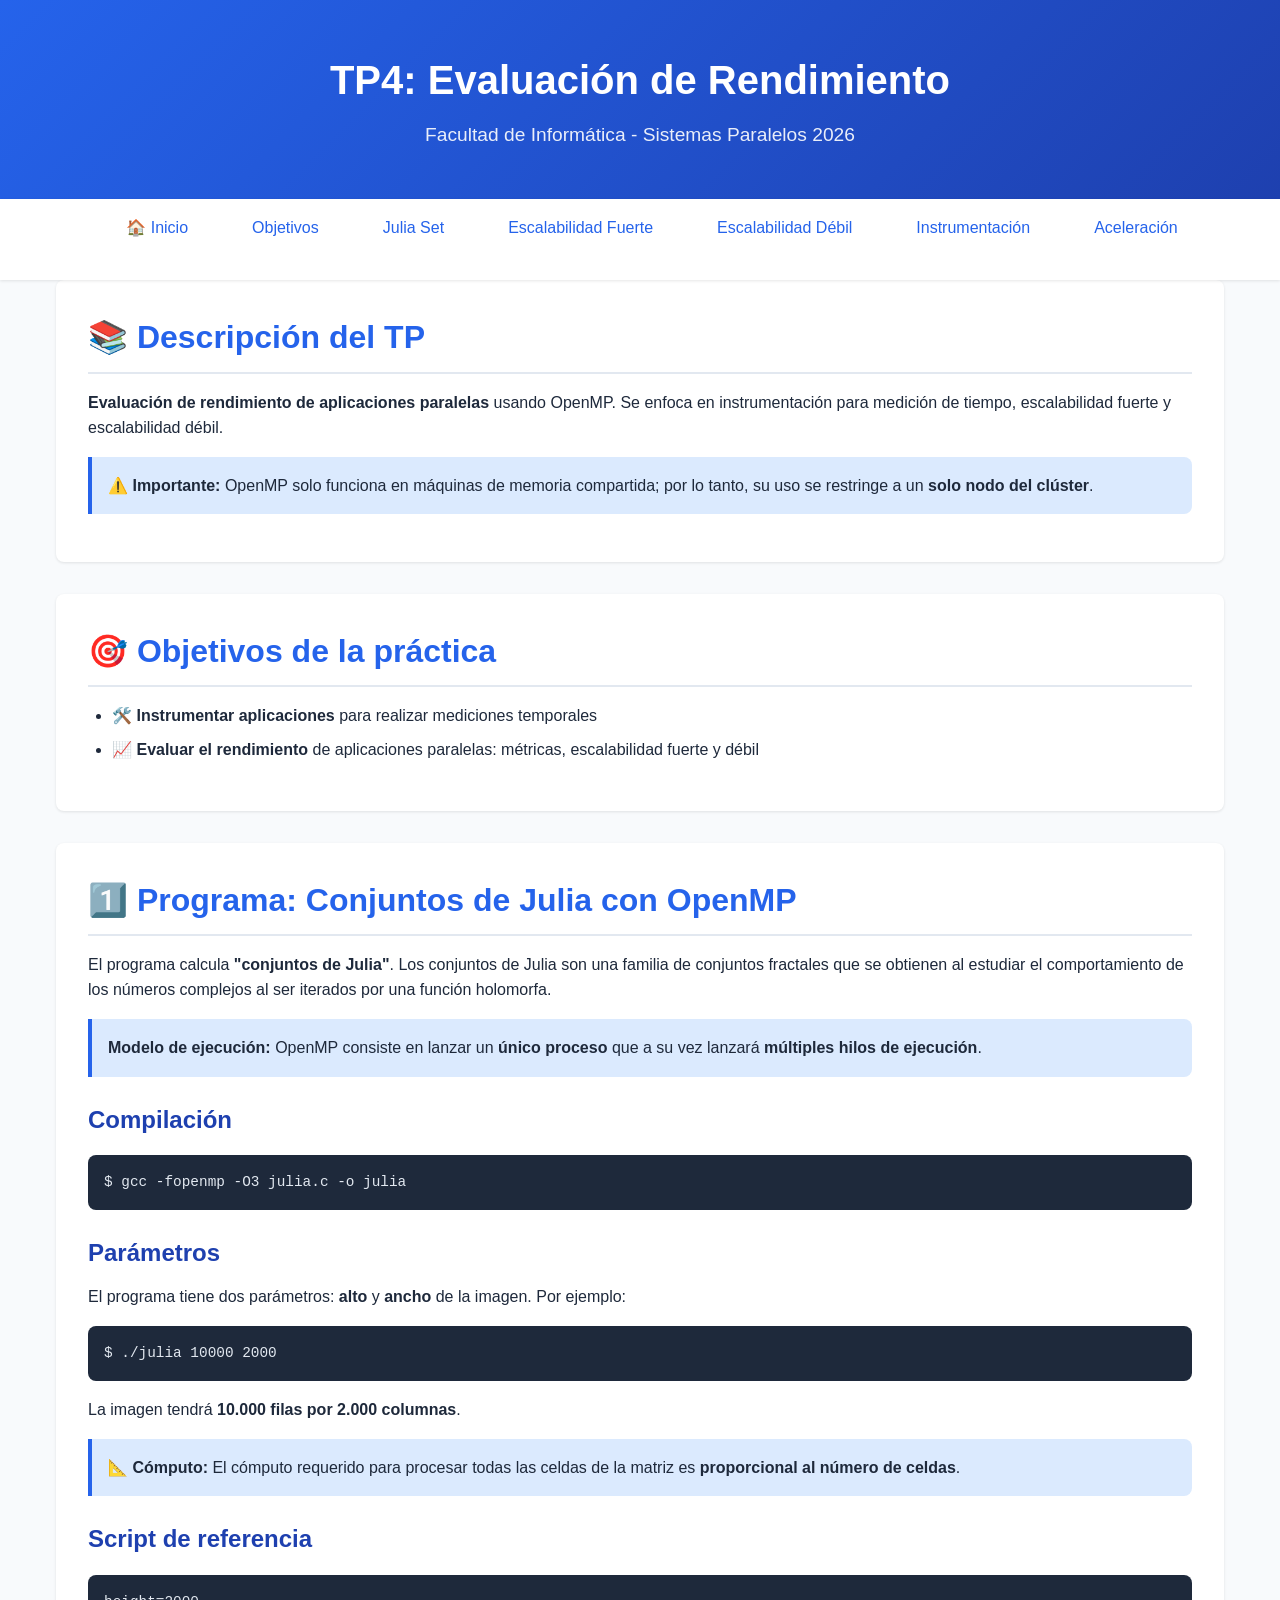
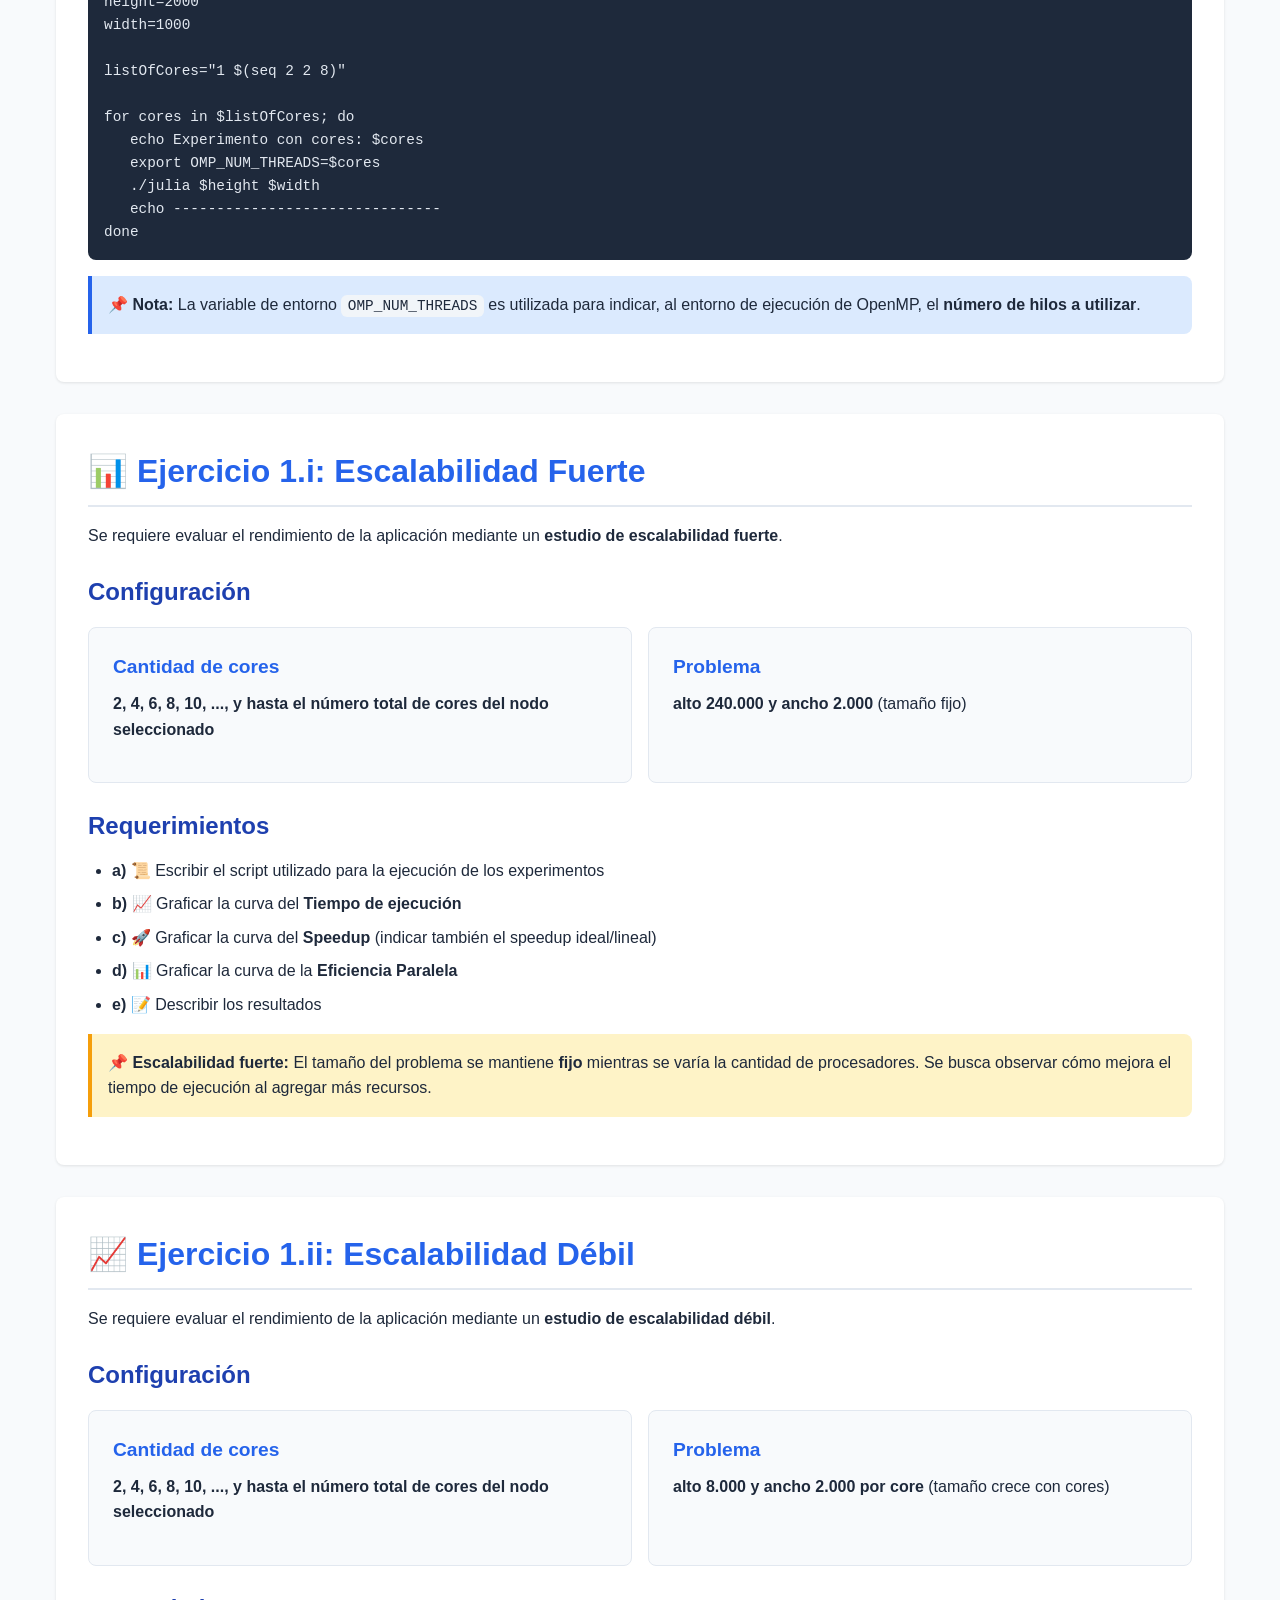
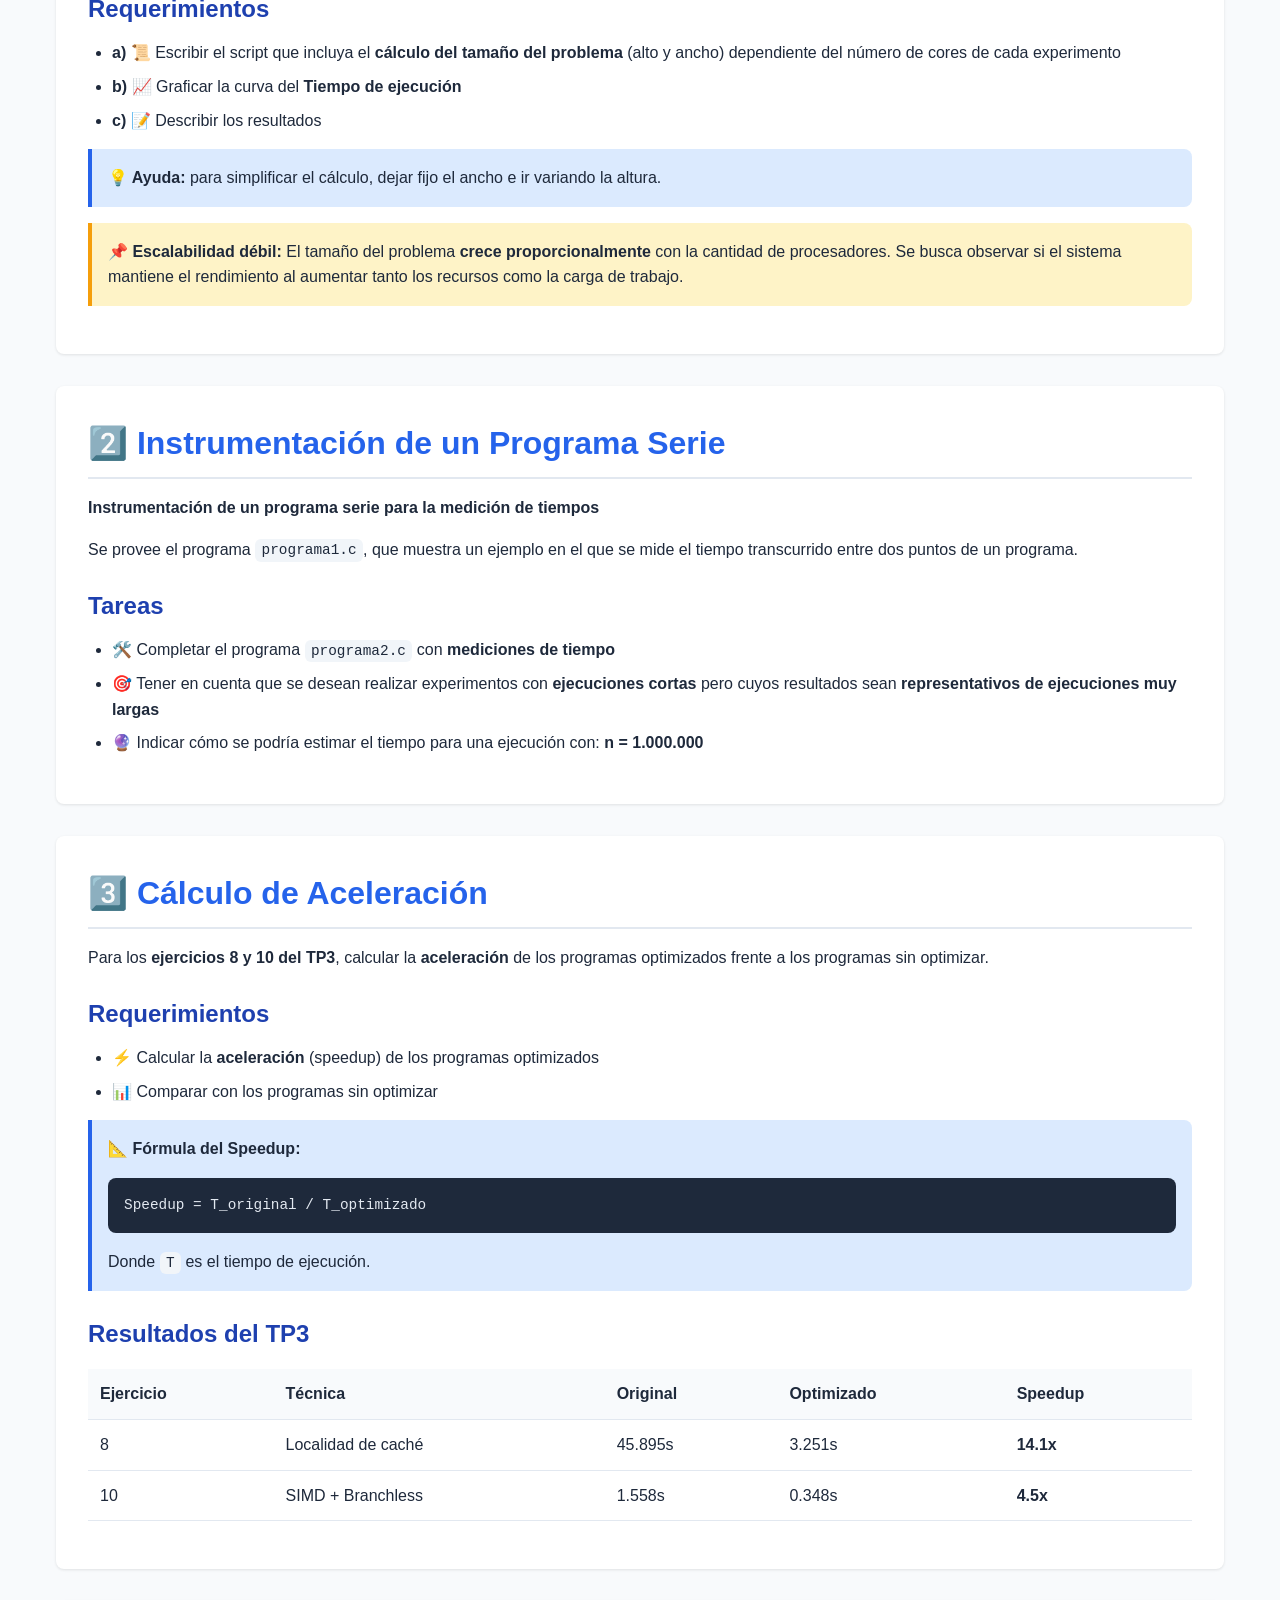
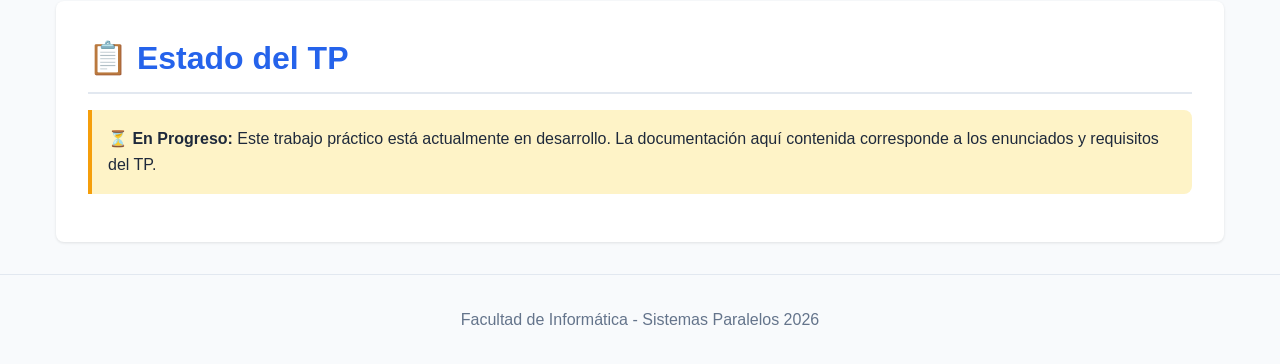
<file: docs/tp4.html>
<!DOCTYPE html>
<html lang="es">
<head>
    <meta charset="UTF-8">
    <meta name="viewport" content="width=device-width, initial-scale=1.0">
    <title>TP4: Evaluación de Rendimiento - Documentación</title>
    <link rel="stylesheet" href="styles.css">
</head>
<body>
    <header class="site-header">
        <h1>TP4: Evaluación de Rendimiento</h1>
        <p>Facultad de Informática - Sistemas Paralelos 2026</p>
    </header>

    <nav class="site-nav">
        <ul>
            <li><a href="index.html">🏠 Inicio</a></li>
            <li><a href="#objetivos">Objetivos</a></li>
            <li><a href="#julia">Julia Set</a></li>
            <li><a href="#escalabilidad-fuerte">Escalabilidad Fuerte</a></li>
            <li><a href="#escalabilidad-debil">Escalabilidad Débil</a></li>
            <li><a href="#instrumentacion">Instrumentación</a></li>
            <li><a href="#aceleracion">Aceleración</a></li>
        </ul>
    </nav>

    <main class="container">
        <!-- Introduction -->
        <section class="section">
            <h2>📚 Descripción del TP</h2>
            <p><strong>Evaluación de rendimiento de aplicaciones paralelas</strong> usando OpenMP. Se enfoca en instrumentación para medición de tiempo, escalabilidad fuerte y escalabilidad débil.</p>
            
            <div class="alert alert-info">
                <strong>⚠️ Importante:</strong> OpenMP solo funciona en máquinas de memoria compartida; por lo tanto, su uso se restringe a un <strong>solo nodo del clúster</strong>.
            </div>
        </section>

        <!-- Objetivos -->
        <section id="objetivos" class="section">
            <h2>🎯 Objetivos de la práctica</h2>
            <ul>
                <li>🛠️ <strong>Instrumentar aplicaciones</strong> para realizar mediciones temporales</li>
                <li>📈 <strong>Evaluar el rendimiento</strong> de aplicaciones paralelas: métricas, escalabilidad fuerte y débil</li>
            </ul>
        </section>

        <!-- Julia Set -->
        <section id="julia" class="section">
            <h2>1️⃣ Programa: Conjuntos de Julia con OpenMP</h2>
            
            <p>El programa calcula <strong>"conjuntos de Julia"</strong>. Los conjuntos de Julia son una familia de conjuntos fractales que se obtienen al estudiar el comportamiento de los números complejos al ser iterados por una función holomorfa.</p>

            <div class="alert alert-info">
                <strong>Modelo de ejecución:</strong> OpenMP consiste en lanzar un <strong>único proceso</strong> que a su vez lanzará <strong>múltiples hilos de ejecución</strong>.
            </div>

            <h3>Compilación</h3>
            <pre><code>$ gcc -fopenmp -O3 julia.c -o julia</code></pre>

            <h3>Parámetros</h3>
            <p>El programa tiene dos parámetros: <strong>alto</strong> y <strong>ancho</strong> de la imagen. Por ejemplo:</p>
            <pre><code>$ ./julia 10000 2000</code></pre>
            <p>La imagen tendrá <strong>10.000 filas por 2.000 columnas</strong>.</p>

            <div class="alert alert-info">
                <strong>📐 Cómputo:</strong> El cómputo requerido para procesar todas las celdas de la matriz es <strong>proporcional al número de celdas</strong>.
            </div>

            <h3>Script de referencia</h3>
            <pre><code>height=2000
width=1000

listOfCores="1 $(seq 2 2 8)"

for cores in $listOfCores; do
   echo Experimento con cores: $cores
   export OMP_NUM_THREADS=$cores
   ./julia $height $width
   echo -------------------------------
done</code></pre>

            <div class="alert alert-info">
                <strong>📌 Nota:</strong> La variable de entorno <code>OMP_NUM_THREADS</code> es utilizada para indicar, al entorno de ejecución de OpenMP, el <strong>número de hilos a utilizar</strong>.
            </div>
        </section>

        <!-- Escalabilidad Fuerte -->
        <section id="escalabilidad-fuerte" class="section">
            <h2>📊 Ejercicio 1.i: Escalabilidad Fuerte</h2>
            
            <p>Se requiere evaluar el rendimiento de la aplicación mediante un <strong>estudio de escalabilidad fuerte</strong>.</p>

            <h3>Configuración</h3>
            <div class="grid">
                <div class="card">
                    <h4>Cantidad de cores</h4>
                    <p><strong>2, 4, 6, 8, 10, ..., y hasta el número total de cores del nodo seleccionado</strong></p>
                </div>
                <div class="card">
                    <h4>Problema</h4>
                    <p><strong>alto 240.000 y ancho 2.000</strong> (tamaño fijo)</p>
                </div>
            </div>

            <h3>Requerimientos</h3>
            <ul>
                <li><strong>a)</strong> 📜 Escribir el script utilizado para la ejecución de los experimentos</li>
                <li><strong>b)</strong> 📈 Graficar la curva del <strong>Tiempo de ejecución</strong></li>
                <li><strong>c)</strong> 🚀 Graficar la curva del <strong>Speedup</strong> (indicar también el speedup ideal/lineal)</li>
                <li><strong>d)</strong> 📊 Graficar la curva de la <strong>Eficiencia Paralela</strong></li>
                <li><strong>e)</strong> 📝 Describir los resultados</li>
            </ul>

            <div class="alert alert-warning">
                <strong>📌 Escalabilidad fuerte:</strong> El tamaño del problema se mantiene <strong>fijo</strong> mientras se varía la cantidad de procesadores. Se busca observar cómo mejora el tiempo de ejecución al agregar más recursos.
            </div>
        </section>

        <!-- Escalabilidad Débil -->
        <section id="escalabilidad-debil" class="section">
            <h2>📈 Ejercicio 1.ii: Escalabilidad Débil</h2>
            
            <p>Se requiere evaluar el rendimiento de la aplicación mediante un <strong>estudio de escalabilidad débil</strong>.</p>

            <h3>Configuración</h3>
            <div class="grid">
                <div class="card">
                    <h4>Cantidad de cores</h4>
                    <p><strong>2, 4, 6, 8, 10, ..., y hasta el número total de cores del nodo seleccionado</strong></p>
                </div>
                <div class="card">
                    <h4>Problema</h4>
                    <p><strong>alto 8.000 y ancho 2.000 por core</strong> (tamaño crece con cores)</p>
                </div>
            </div>

            <h3>Requerimientos</h3>
            <ul>
                <li><strong>a)</strong> 📜 Escribir el script que incluya el <strong>cálculo del tamaño del problema</strong> (alto y ancho) dependiente del número de cores de cada experimento</li>
                <li><strong>b)</strong> 📈 Graficar la curva del <strong>Tiempo de ejecución</strong></li>
                <li><strong>c)</strong> 📝 Describir los resultados</li>
            </ul>

            <div class="alert alert-info">
                <strong>💡 Ayuda:</strong> para simplificar el cálculo, dejar fijo el ancho e ir variando la altura.
            </div>

            <div class="alert alert-warning">
                <strong>📌 Escalabilidad débil:</strong> El tamaño del problema <strong>crece proporcionalmente</strong> con la cantidad de procesadores. Se busca observar si el sistema mantiene el rendimiento al aumentar tanto los recursos como la carga de trabajo.
            </div>
        </section>

        <!-- Instrumentación -->
        <section id="instrumentacion" class="section">
            <h2>2️⃣ Instrumentación de un Programa Serie</h2>
            
            <p><strong>Instrumentación de un programa serie para la medición de tiempos</strong></p>

            <p>Se provee el programa <code>programa1.c</code>, que muestra un ejemplo en el que se mide el tiempo transcurrido entre dos puntos de un programa.</p>

            <h3>Tareas</h3>
            <ul>
                <li>🛠️ Completar el programa <code>programa2.c</code> con <strong>mediciones de tiempo</strong></li>
                <li>🎯 Tener en cuenta que se desean realizar experimentos con <strong>ejecuciones cortas</strong> pero cuyos resultados sean <strong>representativos de ejecuciones muy largas</strong></li>
                <li>🔮 Indicar cómo se podría estimar el tiempo para una ejecución con: <strong>n = 1.000.000</strong></li>
            </ul>
        </section>

        <!-- Aceleración -->
        <section id="aceleracion" class="section">
            <h2>3️⃣ Cálculo de Aceleración</h2>
            
            <p>Para los <strong>ejercicios 8 y 10 del TP3</strong>, calcular la <strong>aceleración</strong> de los programas optimizados frente a los programas sin optimizar.</p>

            <h3>Requerimientos</h3>
            <ul>
                <li>⚡ Calcular la <strong>aceleración</strong> (speedup) de los programas optimizados</li>
                <li>📊 Comparar con los programas sin optimizar</li>
            </ul>

            <div class="alert alert-info">
                <strong>📐 Fórmula del Speedup:</strong>
                <pre><code>Speedup = T_original / T_optimizado</code></pre>
                Donde <code>T</code> es el tiempo de ejecución.
            </div>

            <h3>Resultados del TP3</h3>
            <div class="table-wrapper">
                <table>
                    <thead>
                        <tr>
                            <th>Ejercicio</th>
                            <th>Técnica</th>
                            <th>Original</th>
                            <th>Optimizado</th>
                            <th>Speedup</th>
                        </tr>
                    </thead>
                    <tbody>
                        <tr>
                            <td>8</td>
                            <td>Localidad de caché</td>
                            <td>45.895s</td>
                            <td>3.251s</td>
                            <td><strong>14.1x</strong></td>
                        </tr>
                        <tr>
                            <td>10</td>
                            <td>SIMD + Branchless</td>
                            <td>1.558s</td>
                            <td>0.348s</td>
                            <td><strong>4.5x</strong></td>
                        </tr>
                    </tbody>
                </table>
            </div>
        </section>

        <!-- Estado del TP -->
        <section class="section">
            <h2>📋 Estado del TP</h2>
            <div class="alert alert-warning">
                <strong>⏳ En Progreso:</strong> Este trabajo práctico está actualmente en desarrollo. La documentación aquí contenida corresponde a los enunciados y requisitos del TP.
            </div>
        </section>
    </main>

    <footer class="site-footer">
        <p>Facultad de Informática - Sistemas Paralelos 2026</p>
    </footer>
</body>
</html>
</file>
<file: docs/styles.css>
/* ========================================
   Variables & Theme
   ======================================== */
:root {
    --primary: #2563eb;
    --primary-dark: #1e40af;
    --primary-light: #3b82f6;
    --secondary: #64748b;
    --success: #10b981;
    --success-light: #d1fae5;
    --warning: #f59e0b;
    --warning-light: #fef3c7;
    --danger: #ef4444;
    --info: #06b6d4;
    --info-light: #cffafe;
    
    --bg: #f8fafc;
    --card-bg: #ffffff;
    --text: #1e293b;
    --text-light: #64748b;
    --text-lighter: #94a3b8;
    --border: #e2e8f0;
    --shadow: 0 1px 3px rgba(0, 0, 0, 0.1);
    --shadow-md: 0 4px 6px -1px rgba(0, 0, 0, 0.1);
    --shadow-lg: 0 10px 15px -3px rgba(0, 0, 0, 0.1);
    
    --radius: 0.5rem;
    --radius-sm: 0.375rem;
    --radius-lg: 0.75rem;
    
    --transition: all 0.2s ease;
}

/* ========================================
   Reset & Base
   ======================================== */
* {
    margin: 0;
    padding: 0;
    box-sizing: border-box;
}

body {
    font-family: -apple-system, BlinkMacSystemFont, 'Segoe UI', Roboto, 'Helvetica Neue', Arial, sans-serif;
    background: var(--bg);
    color: var(--text);
    line-height: 1.6;
}

a {
    color: var(--primary);
    text-decoration: none;
    transition: var(--transition);
}

a:hover {
    color: var(--primary-dark);
}

/* ========================================
   Layout Components
   ======================================== */
.container {
    max-width: 1200px;
    margin: 0 auto;
    padding: 0 1rem;
}

/* Header */
.site-header {
    background: linear-gradient(135deg, var(--primary), var(--primary-dark));
    color: white;
    padding: 3rem 2rem;
    text-align: center;
    box-shadow: var(--shadow-md);
}

.site-header h1 {
    font-size: 2.5rem;
    margin-bottom: 0.5rem;
    font-weight: 700;
}

.site-header p {
    font-size: 1.2rem;
    opacity: 0.9;
}

/* Navigation */
.site-nav {
    background: var(--card-bg);
    padding: 1rem 0;
    position: sticky;
    top: 0;
    z-index: 100;
    box-shadow: var(--shadow);
}

.site-nav ul {
    list-style: none;
    display: flex;
    justify-content: center;
    gap: 2rem;
    flex-wrap: wrap;
}

.site-nav a {
    color: var(--primary);
    font-weight: 500;
    padding: 0.5rem 1rem;
    border-radius: var(--radius-sm);
    transition: var(--transition);
}

.site-nav a:hover {
    background: var(--bg);
    color: var(--primary-dark);
}

/* Main Content */
main {
    padding: 2rem 0;
}

/* Sections */
.section {
    background: var(--card-bg);
    border-radius: var(--radius);
    padding: 2rem;
    margin-bottom: 2rem;
    box-shadow: var(--shadow);
}

.section h2 {
    color: var(--primary);
    font-size: 2rem;
    margin-bottom: 1rem;
    padding-bottom: 0.5rem;
    border-bottom: 2px solid var(--border);
}

.section h3 {
    color: var(--primary-dark);
    font-size: 1.5rem;
    margin-top: 1.5rem;
    margin-bottom: 0.75rem;
}

.section h4 {
    color: var(--secondary);
    font-size: 1.2rem;
    margin-top: 1rem;
    margin-bottom: 0.5rem;
}

.section p {
    margin-bottom: 1rem;
}

/* ========================================
   Cards & Grid
   ======================================== */
.card {
    background: var(--bg);
    padding: 1.5rem;
    border-radius: var(--radius);
    border: 1px solid var(--border);
    transition: var(--transition);
}

.card:hover {
    box-shadow: var(--shadow-md);
    transform: translateY(-2px);
}

.card h4 {
    margin-top: 0;
    color: var(--primary);
}

.grid {
    display: grid;
    grid-template-columns: repeat(auto-fit, minmax(250px, 1fr));
    gap: 1rem;
    margin: 1rem 0;
}

/* ========================================
   Tables
   ======================================== */
.table-wrapper {
    overflow-x: auto;
    margin: 1rem 0;
}

table {
    width: 100%;
    border-collapse: collapse;
}

table th, table td {
    padding: 0.75rem;
    text-align: left;
    border-bottom: 1px solid var(--border);
}

table th {
    background: var(--bg);
    font-weight: 600;
    color: var(--text);
}

table tr:hover {
    background: var(--bg);
}

/* ========================================
   Code Blocks
   ======================================== */
code {
    background: #f1f5f9;
    padding: 0.2rem 0.4rem;
    border-radius: var(--radius-sm);
    font-family: 'Courier New', Courier, monospace;
    font-size: 0.9em;
}

pre {
    background: #1e293b;
    color: #e2e8f0;
    padding: 1rem;
    border-radius: var(--radius);
    overflow-x: auto;
    margin: 1rem 0;
}

pre code {
    background: none;
    padding: 0;
    color: inherit;
}

/* ========================================
   Badges & Alerts
   ======================================== */
.badge {
    display: inline-block;
    padding: 0.25rem 0.75rem;
    border-radius: 9999px;
    font-size: 0.875rem;
    font-weight: 500;
}

.badge-success {
    background: var(--success-light);
    color: #065f46;
}

.badge-warning {
    background: var(--warning-light);
    color: #92400e;
}

.badge-info {
    background: #dbeafe;
    color: #1e40af;
}

.alert {
    padding: 1rem;
    border-left: 4px solid;
    margin: 1rem 0;
    border-radius: 0 var(--radius) var(--radius) 0;
}

.alert-info {
    background: #dbeafe;
    border-color: var(--primary);
}

.alert-warning {
    background: var(--warning-light);
    border-color: var(--warning);
}

.alert-success {
    background: var(--success-light);
    border-color: var(--success);
}

/* ========================================
   Lists
   ======================================== */
ul, ol {
    margin-left: 1.5rem;
    margin-bottom: 1rem;
}

li {
    margin-bottom: 0.5rem;
}

/* ========================================
   Footer
   ======================================== */
.site-footer {
    text-align: center;
    padding: 2rem;
    color: var(--text-light);
    border-top: 1px solid var(--border);
    margin-top: 2rem;
}

/* ========================================
   Responsive
   ======================================== */
@media (max-width: 768px) {
    .site-header h1 {
        font-size: 1.8rem;
    }
    
    .site-nav ul {
        gap: 1rem;
    }
    
    .section {
        padding: 1rem;
    }
    
    table {
        font-size: 0.875rem;
    }
    
    .grid {
        grid-template-columns: 1fr;
    }
}
</file>
